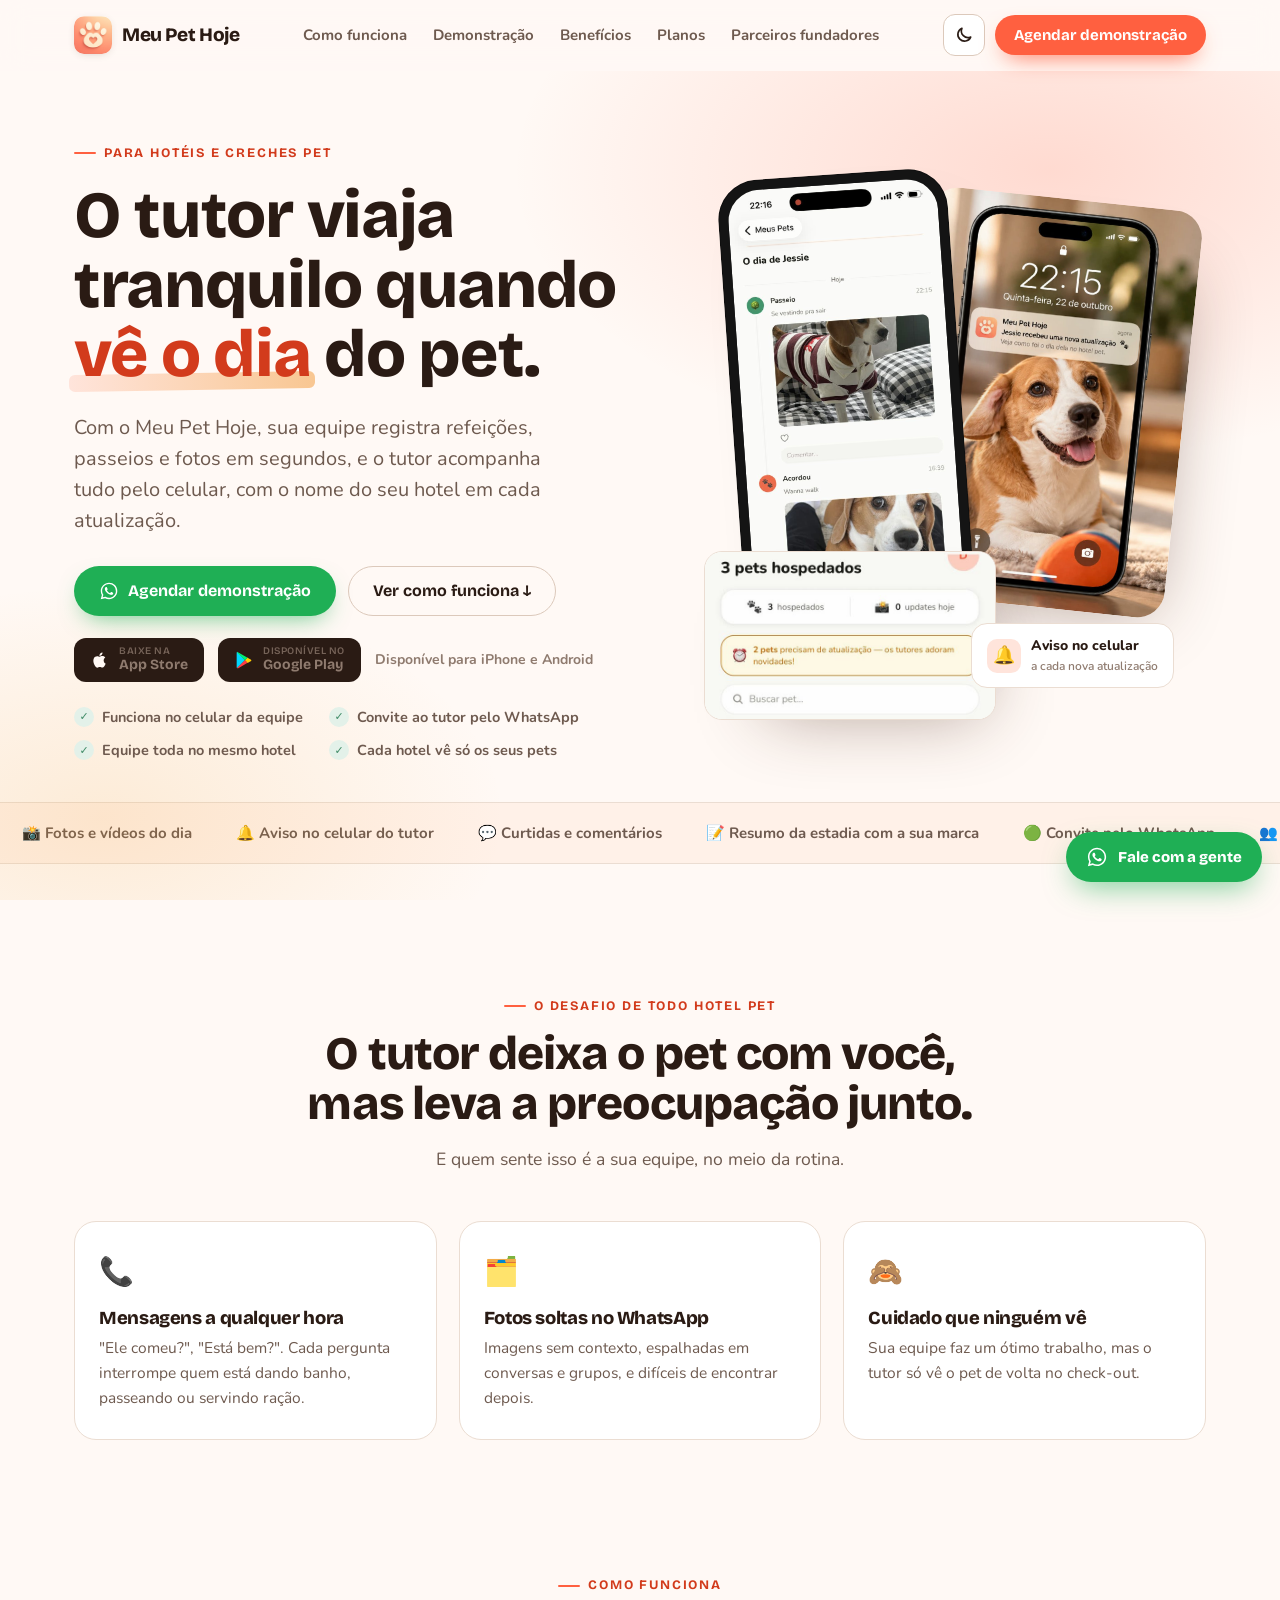
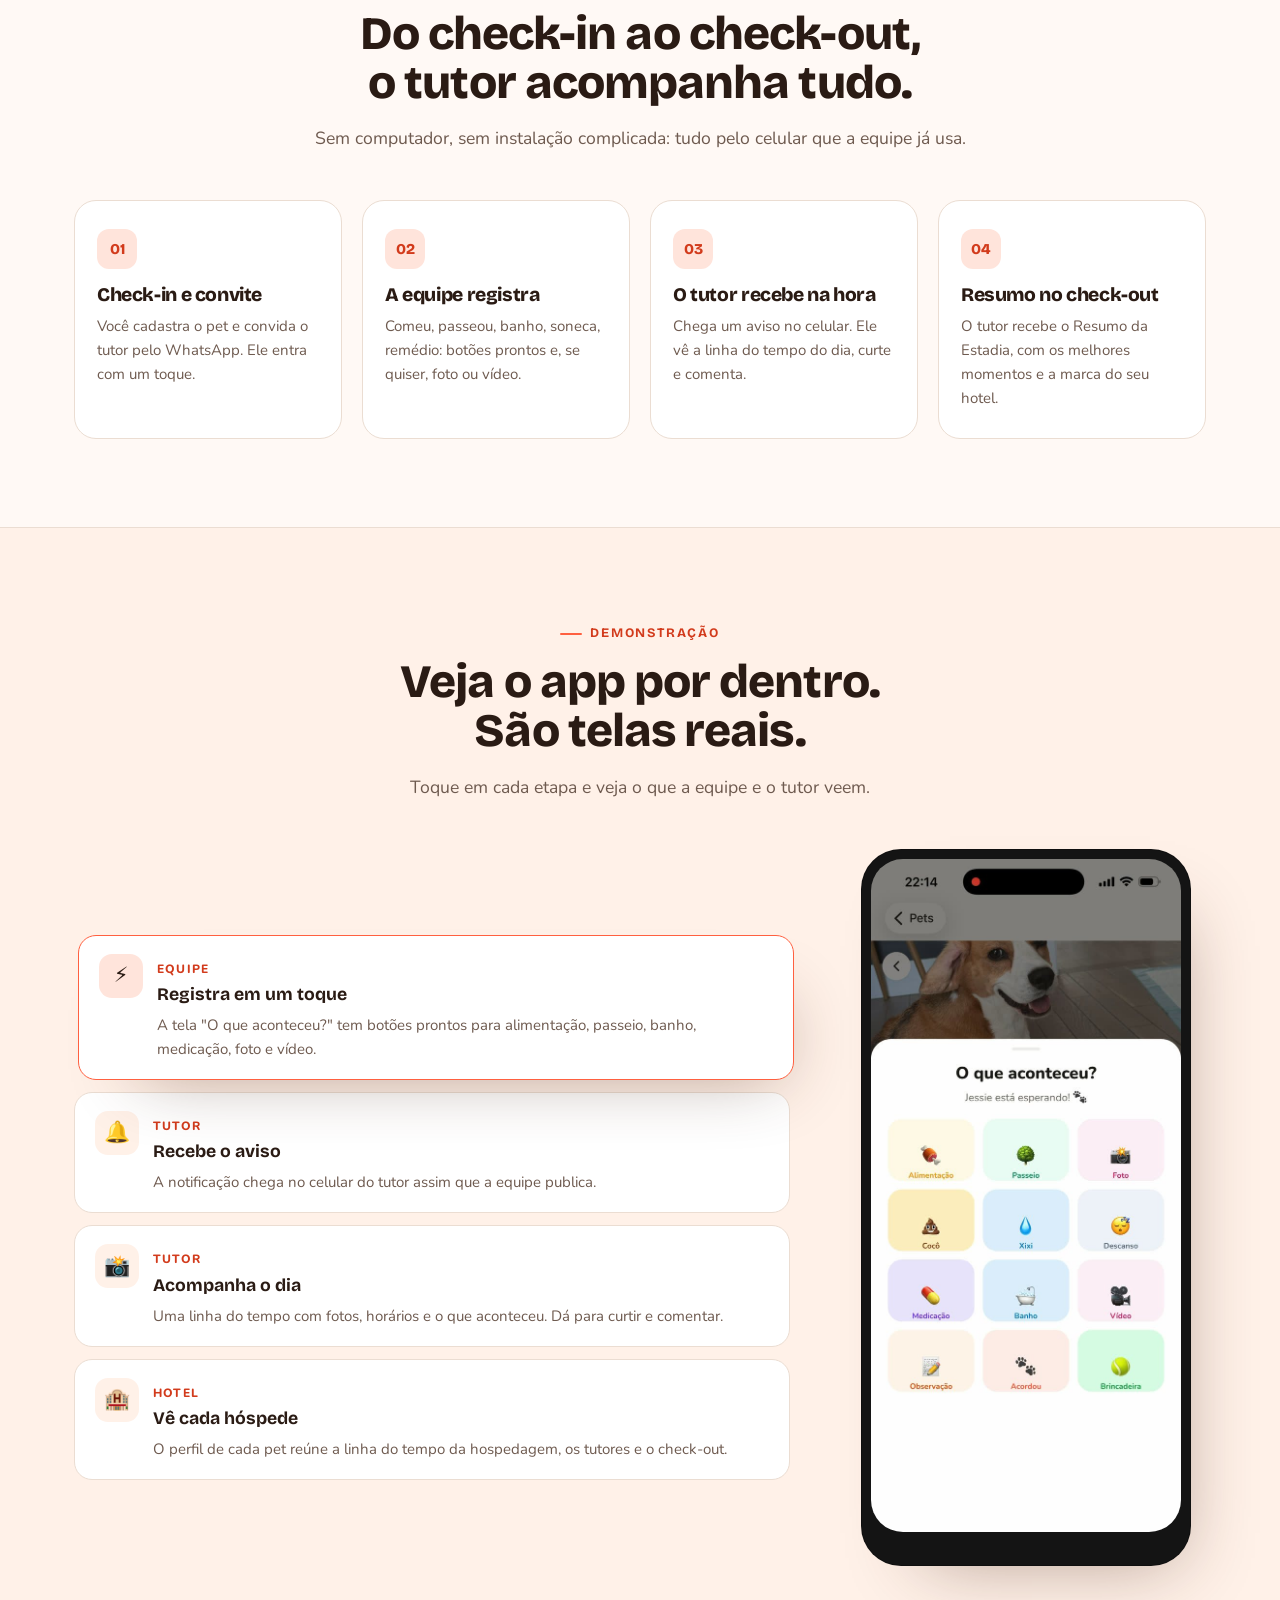
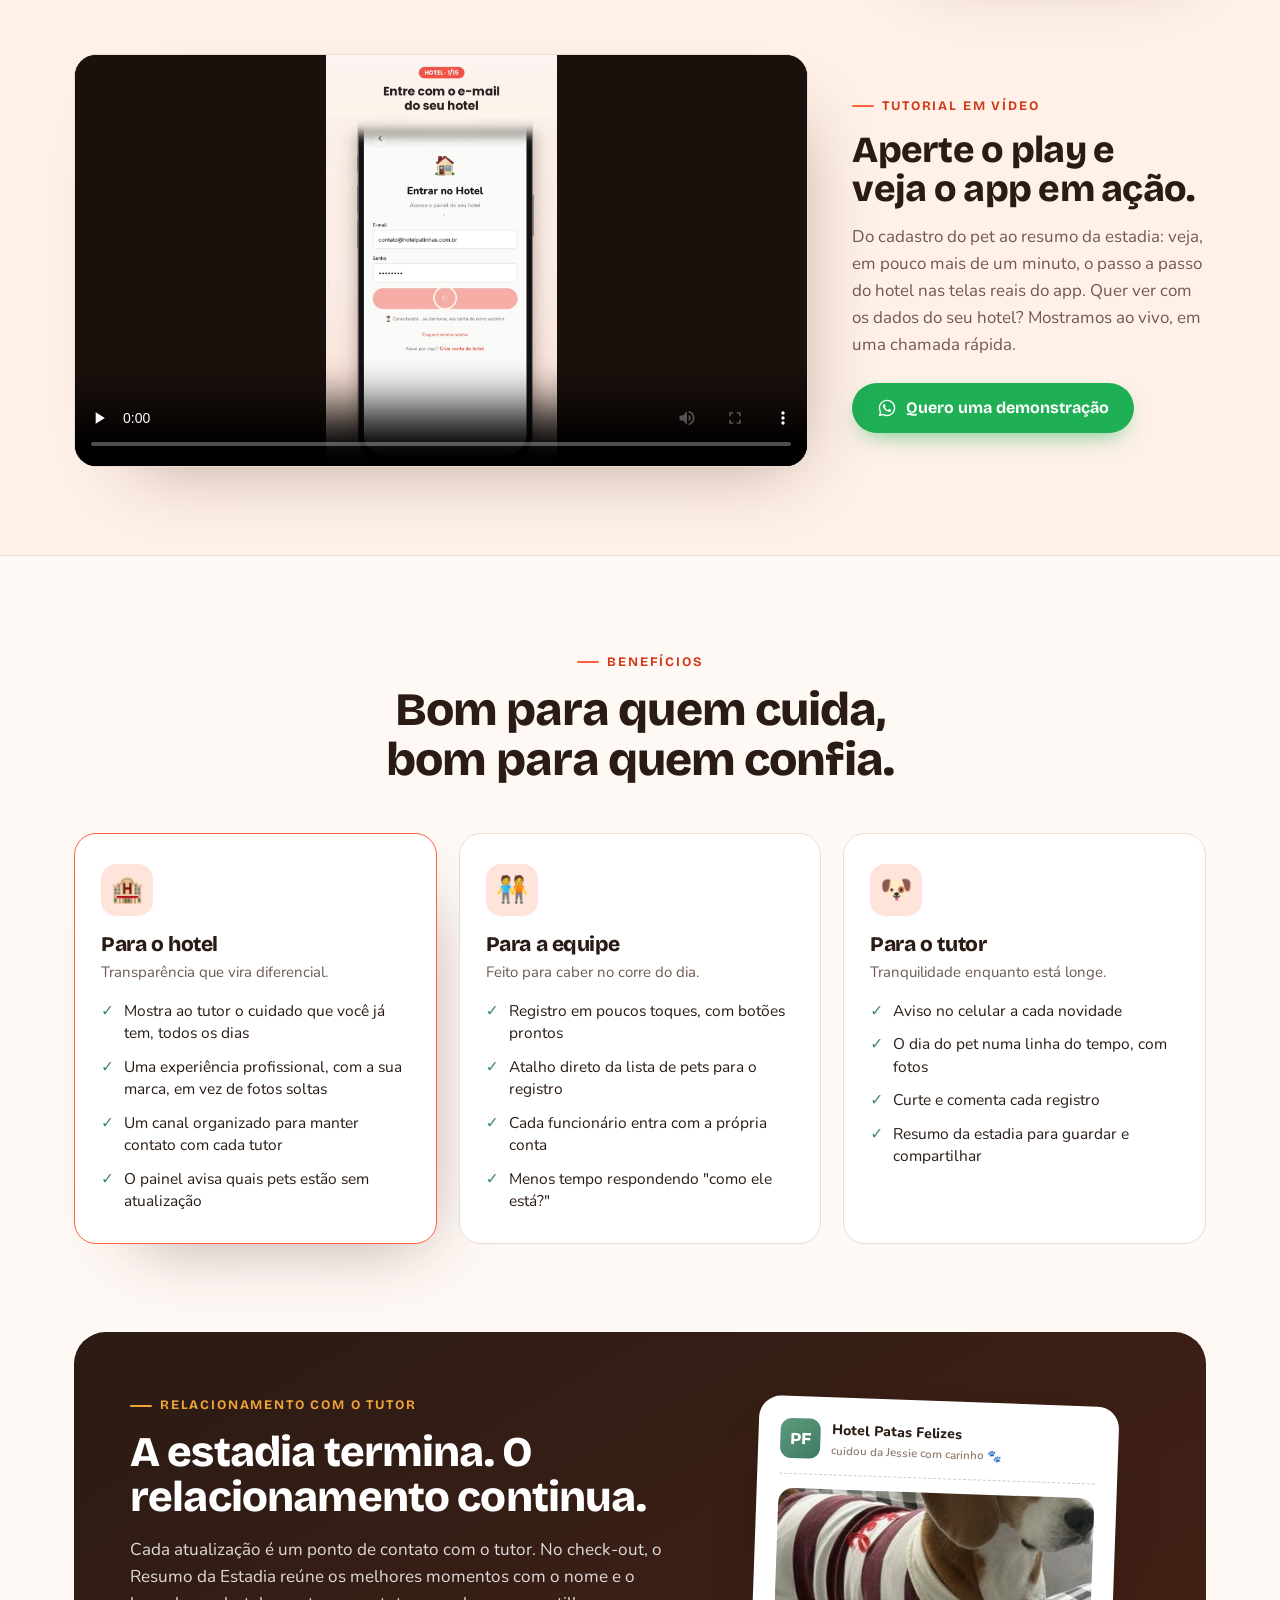
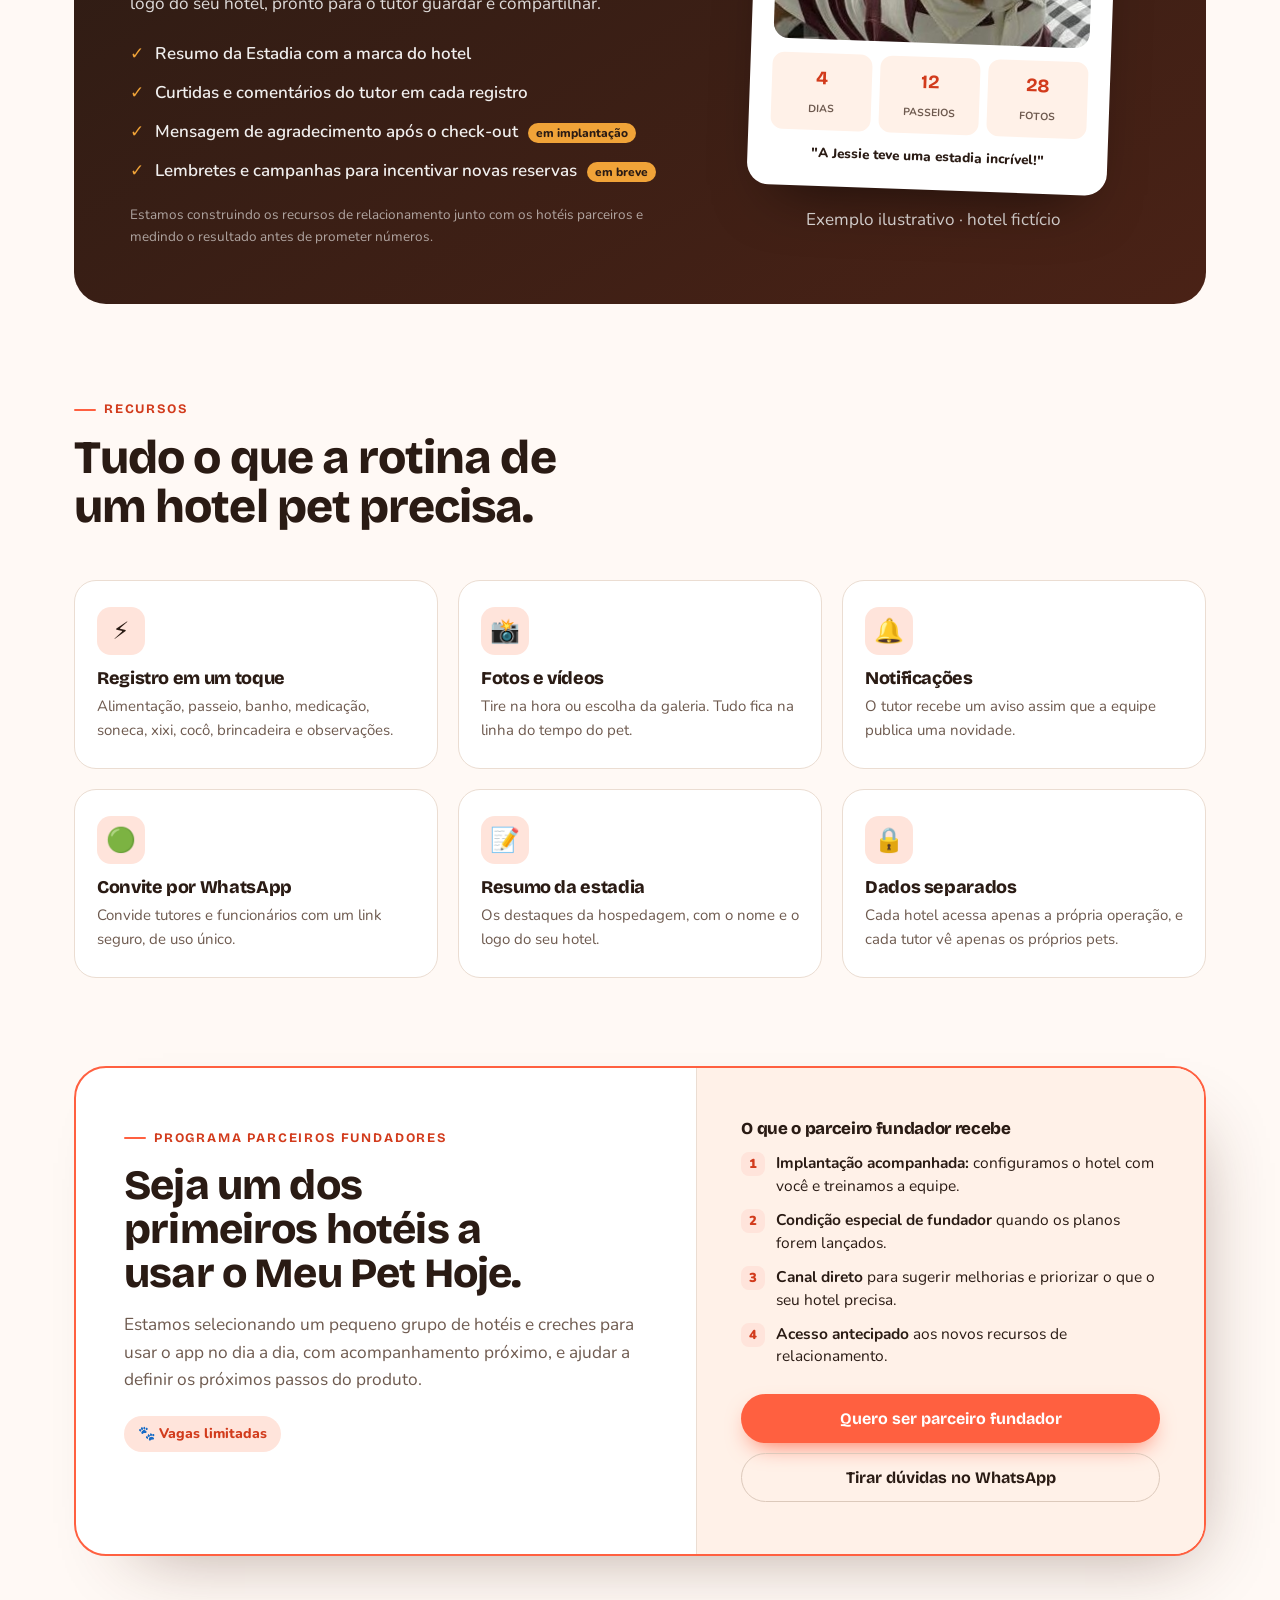
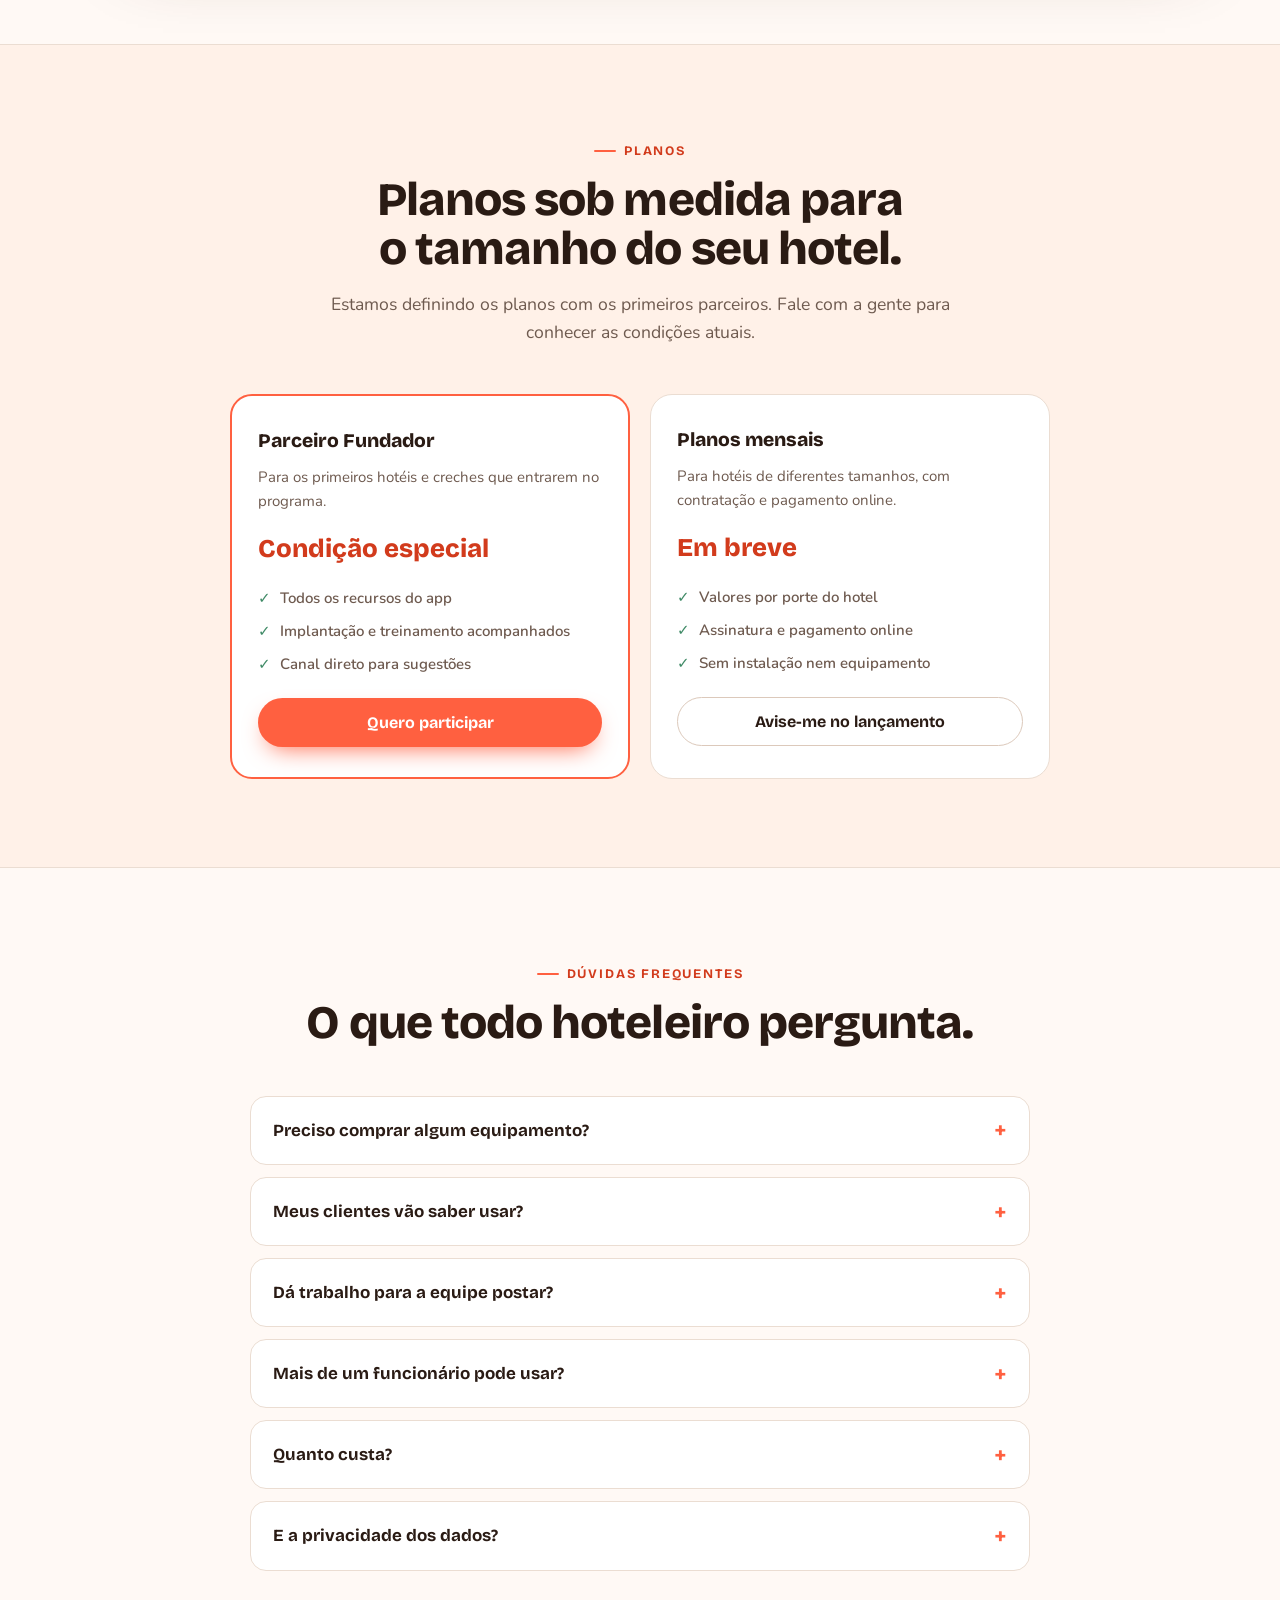
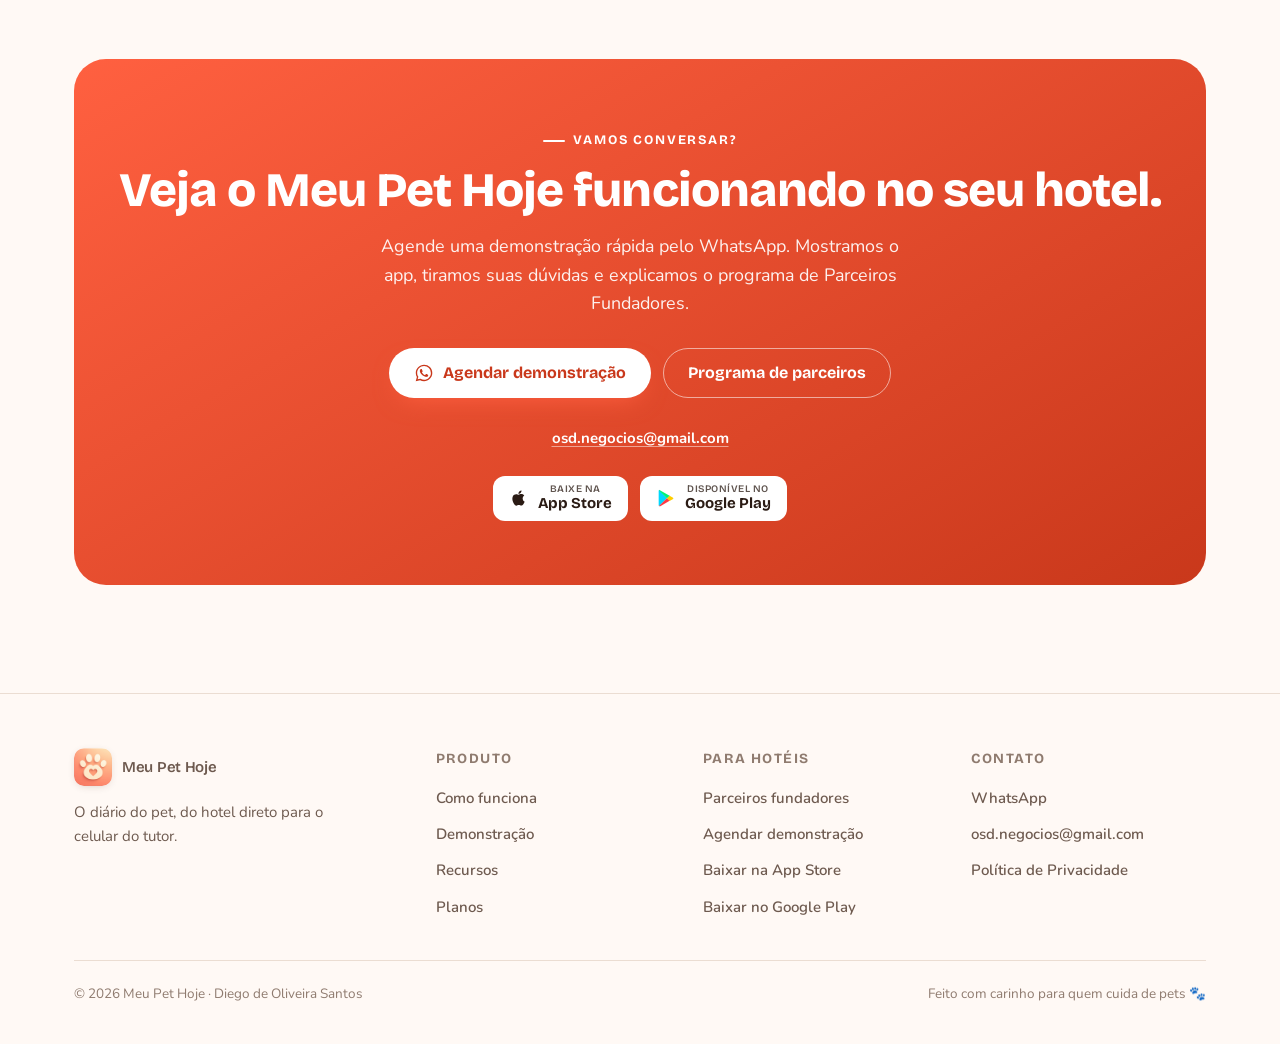
<file: index.html>
<!doctype html>
<html lang="pt-BR">
<head>
<meta charset="utf-8" />
<meta name="viewport" content="width=device-width, initial-scale=1" />
<title>Meu Pet Hoje — o dia do pet, do hotel para o celular do tutor</title>
<meta name="description" content="App para hotéis e creches pet: sua equipe registra refeições, passeios e fotos em segundos e o tutor acompanha o dia do pet pelo celular. Agende uma demonstração." />
<link rel="canonical" href="https://meupethoje.com.br/" />
<meta name="robots" content="index, follow" />
<meta name="theme-color" content="#FF6040" />
<meta property="og:type" content="website" />
<meta property="og:locale" content="pt_BR" />
<meta property="og:site_name" content="Meu Pet Hoje" />
<meta property="og:title" content="Meu Pet Hoje — app para hotéis e creches pet" />
<meta property="og:description" content="App para hotéis e creches pet: sua equipe registra refeições, passeios e fotos em segundos e o tutor acompanha o dia do pet pelo celular. Agende uma demonstração." />
<meta property="og:url" content="https://meupethoje.com.br/" />
<meta property="og:image" content="https://meupethoje.com.br/assets/img/og-image.jpg" />
<meta property="og:image:width" content="1200" />
<meta property="og:image:height" content="630" />
<meta name="twitter:card" content="summary_large_image" />
<link rel="icon" href="/favicon.ico" sizes="any" />
<link rel="icon" type="image/png" sizes="32x32" href="/assets/img/favicon-32.png" />
<link rel="apple-touch-icon" href="/assets/img/apple-touch-icon.png" />
<link rel="manifest" href="/site.webmanifest" />
<link rel="preload" href="/assets/fonts/bricolage-grotesque-latin-800-normal.woff2" as="font" type="font/woff2" crossorigin />
<link rel="preload" href="/assets/fonts/nunito-latin-400-normal.woff2" as="font" type="font/woff2" crossorigin />
<link rel="stylesheet" href="/assets/css/site.css?v=4" />
<link rel="stylesheet" href="/assets/css/home.css?v=6" />
</head>
<body>
<svg width="0" height="0" style="position:absolute" aria-hidden="true">
  <symbol id="i-wa" viewBox="0 0 24 24"><path fill="currentColor" d="M12.04 2C6.58 2 2.13 6.45 2.13 11.91c0 1.75.46 3.45 1.32 4.95L2.05 22l5.25-1.38a9.9 9.9 0 0 0 4.74 1.21h.01c5.46 0 9.91-4.45 9.91-9.91 0-2.65-1.03-5.14-2.9-7.01A9.82 9.82 0 0 0 12.04 2Zm0 18.15h-.01a8.23 8.23 0 0 1-4.2-1.15l-.3-.18-3.12.82.83-3.04-.2-.31a8.2 8.2 0 0 1-1.26-4.38c0-4.54 3.7-8.24 8.25-8.24 2.2 0 4.27.86 5.83 2.42a8.18 8.18 0 0 1 2.41 5.83c0 4.54-3.7 8.23-8.23 8.23Zm4.52-6.16c-.25-.12-1.47-.72-1.69-.81-.23-.08-.39-.12-.56.13-.16.25-.64.81-.78.97-.14.17-.29.19-.54.06-.25-.12-1.05-.39-1.99-1.23-.74-.66-1.23-1.47-1.38-1.72-.14-.25-.02-.38.11-.51.11-.11.25-.29.37-.43.13-.15.17-.25.25-.42.08-.17.04-.31-.02-.43-.06-.13-.56-1.34-.76-1.84-.2-.48-.41-.42-.56-.43h-.48c-.17 0-.43.06-.66.31-.22.25-.86.85-.86 2.07 0 1.22.89 2.4 1.01 2.56.12.17 1.75 2.67 4.23 3.74.59.26 1.05.41 1.41.52.59.19 1.13.16 1.56.1.48-.07 1.47-.6 1.67-1.18.21-.58.21-1.07.14-1.18-.06-.1-.22-.16-.47-.29Z"/></symbol>
  <symbol id="i-gplay" viewBox="0 0 24 24"><path fill="#00D7FE" d="M3.6 2.3c-.3.3-.4.7-.4 1.3v16.8c0 .6.1 1 .4 1.3l.1.1 9.4-9.4v-.2L3.7 2.2z"/><path fill="#FFCE00" d="M16.2 15.5l-3.1-3.1v-.2l3.1-3.1.1.1 3.7 2.1c1.1.6 1.1 1.6 0 2.2l-3.7 2.1z"/><path fill="#FF3A44" d="M16.3 15.4L13.1 12.3l-9.5 9.4c.4.4.9.4 1.6.1l11.1-6.4"/><path fill="#00F076" d="M16.3 9.2L5.2 2.9c-.7-.4-1.2-.3-1.6.1l9.5 9.3z"/></symbol>
  <symbol id="i-apple" viewBox="0 0 24 24"><path fill="currentColor" d="M16.37 12.6c-.02-2.3 1.88-3.4 1.96-3.46-1.07-1.56-2.73-1.77-3.32-1.8-1.41-.14-2.76.83-3.48.83-.72 0-1.83-.81-3-.79-1.55.02-2.97.9-3.77 2.28-1.6 2.79-.41 6.92 1.16 9.18.76 1.11 1.67 2.35 2.87 2.31 1.15-.05 1.58-.75 2.97-.75 1.39 0 1.78.75 3 .72 1.24-.02 2.02-1.13 2.78-2.24.87-1.28 1.23-2.52 1.25-2.59-.03-.01-2.4-.92-2.42-3.69ZM14.1 5.82c.64-.77 1.07-1.85.95-2.92-.92.04-2.03.61-2.69 1.38-.59.68-1.1 1.77-.96 2.82 1.02.08 2.06-.52 2.7-1.28Z"/></symbol>
  <symbol id="i-menu" viewBox="0 0 24 24"><path fill="none" stroke="currentColor" stroke-width="2" stroke-linecap="round" d="M4 7h16M4 12h16M4 17h16"/></symbol>
  <symbol id="i-sun" viewBox="0 0 24 24"><g fill="none" stroke="currentColor" stroke-width="2" stroke-linecap="round"><circle cx="12" cy="12" r="4.2"/><path d="M12 2.5v2.2M12 19.3v2.2M2.5 12h2.2M19.3 12h2.2M5.3 5.3l1.6 1.6M17.1 17.1l1.6 1.6M5.3 18.7l1.6-1.6M17.1 6.9l1.6-1.6"/></g></symbol>
  <symbol id="i-moon" viewBox="0 0 24 24"><path fill="none" stroke="currentColor" stroke-width="2" stroke-linejoin="round" d="M20 14.5A8 8 0 0 1 9.5 4a8 8 0 1 0 10.5 10.5Z"/></symbol>
  <symbol id="i-mail" viewBox="0 0 24 24"><path fill="none" stroke="currentColor" stroke-width="2" stroke-linejoin="round" d="M3 6h18v12H3zM3 7l9 6 9-6"/></symbol>
</svg>
<a class="skip" href="#conteudo">Pular para o conteúdo</a>
<header class="nav" id="nav">
  <div class="wrap nav-inner">
    <a class="brand" href="/" aria-label="Meu Pet Hoje — página inicial"><img src="/assets/img/logo-96.png" width="38" height="38" alt="" /> Meu Pet Hoje</a>
    <nav class="nav-links" aria-label="Principal">
      <a href="/#como">Como funciona</a>
      <a href="/#demonstracao">Demonstração</a>
      <a href="/#beneficios">Benefícios</a>
      <a href="/#planos">Planos</a>
      <a href="/parceiros.html">Parceiros fundadores</a>
    </nav>
    <div class="nav-right">
      <button class="icon-btn" id="themeBtn" type="button" aria-label="Alternar tema"><svg><use href="#i-moon"/></svg></button>
      <a class="btn btn-primary btn-sm" data-wa="demo" href="https://wa.me/13129897348">Agendar demonstração</a>
      <button class="icon-btn menu-btn" id="menuBtn" type="button" aria-label="Abrir menu" aria-expanded="false" aria-controls="drawer"><svg><use href="#i-menu"/></svg></button>
    </div>
  </div>
</header>
<nav class="drawer" id="drawer" aria-label="Menu">
  <a class="dl" href="/#como">Como funciona</a>
  <a class="dl" href="/#demonstracao">Demonstração</a>
  <a class="dl" href="/#beneficios">Benefícios</a>
  <a class="dl" href="/#planos">Planos</a>
  <a class="dl" href="/parceiros.html">Parceiros fundadores</a>
  <a class="btn btn-wa" data-wa="demo" href="https://wa.me/13129897348"><svg><use href="#i-wa"/></svg> Agendar demonstração</a>
</nav>
<main id="conteudo">

  <!-- HERO -->
  <section class="hero">
    <div class="wrap hero-grid">
      <div>
        <span class="eyebrow">Para hotéis e creches pet</span>
        <h1>O tutor viaja tranquilo quando <span class="hl">vê o dia</span> do pet.</h1>
        <p class="sub">Com o Meu Pet Hoje, sua equipe registra refeições, passeios e fotos em segundos, e o tutor acompanha tudo pelo celular, com o nome do seu hotel em cada atualização.</p>
        <div class="hero-cta">
          <a class="btn btn-wa" data-wa="demo" href="https://wa.me/13129897348"><svg><use href="#i-wa"/></svg> Agendar demonstração</a>
          <a class="btn btn-ghost" href="#como">Ver como funciona ↓</a>
        </div>
        <div class="hero-store">
          <a class="store-pill" data-appstore href="https://apps.apple.com/br/app/meu-pet-hoje/id6774032771"><svg><use href="#i-apple"/></svg><span><small>BAIXE NA</small>App Store</span></a>
          <a class="store-pill" data-playstore href="https://play.google.com/store/apps/details?id=com.meupethoje.app"><svg><use href="#i-gplay"/></svg><span><small>DISPONÍVEL NO</small>Google Play</span></a>
          <span>Disponível para iPhone e Android</span>
        </div>
        <ul class="ticks">
          <li><span class="tk">✓</span> Funciona no celular da equipe</li>
          <li><span class="tk">✓</span> Convite ao tutor pelo WhatsApp</li>
          <li><span class="tk">✓</span> Equipe toda no mesmo hotel</li>
          <li><span class="tk">✓</span> Cada hotel vê só os seus pets</li>
        </ul>
      </div>

      <div class="stage" aria-label="Telas reais do aplicativo">
        <figure class="lock" style="margin:0"><img src="/assets/img/notificacao.jpg" width="820" height="1230" alt="Notificação do Meu Pet Hoje na tela de bloqueio: Jessie recebeu uma nova atualização" fetchpriority="high" /></figure>
        <div class="device front"><img src="/assets/img/tela-feed.jpg" width="640" height="1391" alt="Tela do tutor: linha do tempo com passeio e fotos da Jessie no hotel" fetchpriority="high" /></div>
        <figure class="card-alert" style="margin:0"><img src="/assets/img/painel-alerta.jpg" width="640" height="370" alt="Painel do hotel: pets hospedados e aviso de pets que precisam de atualização" loading="lazy" /></figure>
        <div class="tag"><span class="dot">🔔</span><div>Aviso no celular<small>a cada nova atualização</small></div></div>
      </div>
    </div>

    <div class="band" aria-hidden="true">
      <div class="band-track">
        <div class="band-in"><span>📸 Fotos e vídeos do dia</span><span>🔔 Aviso no celular do tutor</span><span>💬 Curtidas e comentários</span><span>📝 Resumo da estadia com a sua marca</span><span>🟢 Convite pelo WhatsApp</span><span>👥 Equipe no mesmo painel</span></div>
        <div class="band-in"><span>📸 Fotos e vídeos do dia</span><span>🔔 Aviso no celular do tutor</span><span>💬 Curtidas e comentários</span><span>📝 Resumo da estadia com a sua marca</span><span>🟢 Convite pelo WhatsApp</span><span>👥 Equipe no mesmo painel</span></div>
      </div>
    </div>
  </section>


  <!-- PROBLEMA -->
  <section class="blk" style="padding-bottom:40px">
    <div class="wrap">
      <div class="sec-head center reveal">
        <span class="eyebrow">O desafio de todo hotel pet</span>
        <h2>O tutor deixa o pet com você, mas leva a preocupação junto.</h2>
        <p>E quem sente isso é a sua equipe, no meio da rotina.</p>
      </div>
      <div class="pains">
        <div class="pain reveal"><div class="e">📞</div><h3>Mensagens a qualquer hora</h3><p>"Ele comeu?", "Está bem?". Cada pergunta interrompe quem está dando banho, passeando ou servindo ração.</p></div>
        <div class="pain reveal"><div class="e">🗂️</div><h3>Fotos soltas no WhatsApp</h3><p>Imagens sem contexto, espalhadas em conversas e grupos, e difíceis de encontrar depois.</p></div>
        <div class="pain reveal"><div class="e">🙈</div><h3>Cuidado que ninguém vê</h3><p>Sua equipe faz um ótimo trabalho, mas o tutor só vê o pet de volta no check-out.</p></div>
      </div>
    </div>
  </section>

  <!-- COMO FUNCIONA -->
  <section class="blk" id="como">
    <div class="wrap">
      <div class="sec-head center reveal">
        <span class="eyebrow">Como funciona</span>
        <h2>Do check-in ao check-out, o tutor acompanha tudo.</h2>
        <p>Sem computador, sem instalação complicada: tudo pelo celular que a equipe já usa.</p>
      </div>
      <div class="steps">
        <div class="step reveal"><div class="num"></div><h3>Check-in e convite</h3><p>Você cadastra o pet e convida o tutor pelo WhatsApp. Ele entra com um toque.</p></div>
        <div class="step reveal"><div class="num"></div><h3>A equipe registra</h3><p>Comeu, passeou, banho, soneca, remédio: botões prontos e, se quiser, foto ou vídeo.</p></div>
        <div class="step reveal"><div class="num"></div><h3>O tutor recebe na hora</h3><p>Chega um aviso no celular. Ele vê a linha do tempo do dia, curte e comenta.</p></div>
        <div class="step reveal"><div class="num"></div><h3>Resumo no check-out</h3><p>O tutor recebe o Resumo da Estadia, com os melhores momentos e a marca do seu hotel.</p></div>
      </div>
    </div>
  </section>

  <!-- DEMONSTRAÇÃO -->
  <section class="blk alt" id="demonstracao">
    <div class="wrap">
      <div class="sec-head center reveal">
        <span class="eyebrow">Demonstração</span>
        <h2>Veja o app por dentro. São telas reais.</h2>
        <p>Toque em cada etapa e veja o que a equipe e o tutor veem.</p>
      </div>
      <div class="demo" id="demo">
        <div class="demo-tabs" role="tablist" aria-label="Etapas da demonstração" aria-orientation="vertical">
          <button class="demo-tab" role="tab" id="t1" aria-controls="p1" aria-selected="true"><span class="n">⚡</span><span><span class="who">Equipe</span><b>Registra em um toque</b><span class="d">A tela "O que aconteceu?" tem botões prontos para alimentação, passeio, banho, medicação, foto e vídeo.</span></span></button>
          <button class="demo-tab" role="tab" id="t2" aria-controls="p2" aria-selected="false"><span class="n">🔔</span><span><span class="who">Tutor</span><b>Recebe o aviso</b><span class="d">A notificação chega no celular do tutor assim que a equipe publica.</span></span></button>
          <button class="demo-tab" role="tab" id="t3" aria-controls="p3" aria-selected="false"><span class="n">📸</span><span><span class="who">Tutor</span><b>Acompanha o dia</b><span class="d">Uma linha do tempo com fotos, horários e o que aconteceu. Dá para curtir e comentar.</span></span></button>
          <button class="demo-tab" role="tab" id="t4" aria-controls="p4" aria-selected="false"><span class="n">🏨</span><span><span class="who">Hotel</span><b>Vê cada hóspede</b><span class="d">O perfil de cada pet reúne a linha do tempo da hospedagem, os tutores e o check-out.</span></span></button>
        </div>
        <div class="demo-view">
          <div class="demo-shot device" role="tabpanel" id="p1" aria-labelledby="t1"><img src="/assets/img/tela-quick.jpg" width="640" height="1391" alt="Tela 'O que aconteceu?' com botões de alimentação, passeio, foto, banho, medicação, vídeo e mais" /></div>
          <div class="demo-shot raw" role="tabpanel" id="p2" aria-labelledby="t2"><img src="/assets/img/notificacao.jpg" width="820" height="1230" loading="lazy" alt="Notificação na tela de bloqueio do tutor" /></div>
          <div class="demo-shot device" role="tabpanel" id="p3" aria-labelledby="t3"><img src="/assets/img/tela-feed.jpg" width="640" height="1391" loading="lazy" alt="Linha do tempo do dia da Jessie, com passeio e fotos" /></div>
          <div class="demo-shot device" role="tabpanel" id="p4" aria-labelledby="t4"><img src="/assets/img/tela-pet.jpg" width="640" height="1391" loading="lazy" alt="Perfil da Jessie no painel do hotel, com botão Registrar atualização e linha do tempo" /></div>
        </div>
      </div>

      <div class="video-wrap reveal">
        <div class="video-shell">
          <video controls playsinline preload="metadata" poster="/assets/img/poster-hotel-16x9.jpg" data-poster-v="/assets/img/poster-hotel-9x16.jpg" aria-label="Tutorial do Meu Pet Hoje para hotéis, 81 segundos, com narração">
            <source src="/assets/video/tutorial-hotel-9x16.mp4" type="video/mp4" media="(max-width: 860px)" />
            <source src="/assets/video/tutorial-hotel-16x9.mp4" type="video/mp4" />
          </video>
        </div>
        <div class="video-side">
          <span class="eyebrow">Tutorial em vídeo</span>
          <h3>Aperte o play e veja o app em ação.</h3>
          <p>Do cadastro do pet ao resumo da estadia: veja, em pouco mais de um minuto, o passo a passo do hotel nas telas reais do app. Quer ver com os dados do seu hotel? Mostramos ao vivo, em uma chamada rápida.</p>
          <div class="hero-cta"><a class="btn btn-wa" data-wa="demo" href="https://wa.me/13129897348"><svg><use href="#i-wa"/></svg> Quero uma demonstração</a></div>
        </div>
      </div>
    </div>
  </section>

  <!-- BENEFÍCIOS -->
  <section class="blk" id="beneficios">
    <div class="wrap">
      <div class="sec-head center reveal">
        <span class="eyebrow">Benefícios</span>
        <h2>Bom para quem cuida, bom para quem confia.</h2>
      </div>
      <div class="aud">
        <div class="aud-card main reveal">
          <div class="ic">🏨</div>
          <h3>Para o hotel</h3>
          <p class="lead">Transparência que vira diferencial.</p>
          <ul>
            <li>Mostra ao tutor o cuidado que você já tem, todos os dias</li>
            <li>Uma experiência profissional, com a sua marca, em vez de fotos soltas</li>
            <li>Um canal organizado para manter contato com cada tutor</li>
            <li>O painel avisa quais pets estão sem atualização</li>
          </ul>
        </div>
        <div class="aud-card reveal">
          <div class="ic">🧑‍🤝‍🧑</div>
          <h3>Para a equipe</h3>
          <p class="lead">Feito para caber no corre do dia.</p>
          <ul>
            <li>Registro em poucos toques, com botões prontos</li>
            <li>Atalho direto da lista de pets para o registro</li>
            <li>Cada funcionário entra com a própria conta</li>
            <li>Menos tempo respondendo "como ele está?"</li>
          </ul>
        </div>
        <div class="aud-card reveal">
          <div class="ic">🐶</div>
          <h3>Para o tutor</h3>
          <p class="lead">Tranquilidade enquanto está longe.</p>
          <ul>
            <li>Aviso no celular a cada novidade</li>
            <li>O dia do pet numa linha do tempo, com fotos</li>
            <li>Curte e comenta cada registro</li>
            <li>Resumo da estadia para guardar e compartilhar</li>
          </ul>
        </div>
      </div>
    </div>
  </section>

  <!-- RELACIONAMENTO -->
  <section class="blk" style="padding-top:0">
    <div class="wrap">
      <div class="spot reveal">
        <div class="spot-grid">
          <div>
            <span class="eyebrow">Relacionamento com o tutor</span>
            <h2>A estadia termina. O relacionamento continua.</h2>
            <p>Cada atualização é um ponto de contato com o tutor. No check-out, o Resumo da Estadia reúne os melhores momentos com o nome e o logo do seu hotel, pronto para o tutor guardar e compartilhar.</p>
            <ul>
              <li><span class="ck">✓</span> Resumo da Estadia com a marca do hotel</li>
              <li><span class="ck">✓</span> Curtidas e comentários do tutor em cada registro</li>
              <li><span class="ck">✓</span> <span>Mensagem de agradecimento após o check-out <em>em implantação</em></span></li>
              <li><span class="ck">✓</span> <span>Lembretes e campanhas para incentivar novas reservas <em>em breve</em></span></li>
            </ul>
            <p class="note">Estamos construindo os recursos de relacionamento junto com os hotéis parceiros e medindo o resultado antes de prometer números.</p>
          </div>
          <div>
            <div class="sharecard" role="img" aria-label="Exemplo ilustrativo de Resumo da Estadia com a marca de um hotel">
              <div class="sc-top"><div class="sc-logo">PF</div><div class="sc-hotel">Hotel Patas Felizes <small>cuidou da Jessie com carinho 🐾</small></div></div>
              <div class="sc-photo"></div>
              <div class="sc-stats"><div class="sc-stat"><b>4</b><span>DIAS</span></div><div class="sc-stat"><b>12</b><span>PASSEIOS</span></div><div class="sc-stat"><b>28</b><span>FOTOS</span></div></div>
              <div class="sc-cap">"A Jessie teve uma estadia incrível!"</div>
            </div>
            <p class="sc-label">Exemplo ilustrativo · hotel fictício</p>
          </div>
        </div>
      </div>
    </div>
  </section>

  <!-- RECURSOS -->
  <section class="blk" id="recursos" style="padding-top:0">
    <div class="wrap">
      <div class="sec-head reveal">
        <span class="eyebrow">Recursos</span>
        <h2>Tudo o que a rotina de um hotel pet precisa.</h2>
      </div>
      <div class="feat-grid">
        <div class="feat reveal"><div class="ic">⚡</div><h3>Registro em um toque</h3><p>Alimentação, passeio, banho, medicação, soneca, xixi, cocô, brincadeira e observações.</p></div>
        <div class="feat reveal"><div class="ic">📸</div><h3>Fotos e vídeos</h3><p>Tire na hora ou escolha da galeria. Tudo fica na linha do tempo do pet.</p></div>
        <div class="feat reveal"><div class="ic">🔔</div><h3>Notificações</h3><p>O tutor recebe um aviso assim que a equipe publica uma novidade.</p></div>
        <div class="feat reveal"><div class="ic">🟢</div><h3>Convite por WhatsApp</h3><p>Convide tutores e funcionários com um link seguro, de uso único.</p></div>
        <div class="feat reveal"><div class="ic">📝</div><h3>Resumo da estadia</h3><p>Os destaques da hospedagem, com o nome e o logo do seu hotel.</p></div>
        <div class="feat reveal"><div class="ic">🔒</div><h3>Dados separados</h3><p>Cada hotel acessa apenas a própria operação, e cada tutor vê apenas os próprios pets.</p></div>
      </div>
    </div>
  </section>

  <!-- PARCEIROS FUNDADORES -->
  <section class="blk" id="fundadores" style="padding-top:0">
    <div class="wrap">
      <div class="founders reveal">
        <div class="l">
          <span class="eyebrow">Programa Parceiros Fundadores</span>
          <h2>Seja um dos primeiros hotéis a usar o Meu Pet Hoje.</h2>
          <p>Estamos selecionando um pequeno grupo de hotéis e creches para usar o app no dia a dia, com acompanhamento próximo, e ajudar a definir os próximos passos do produto.</p>
          <span class="slots">🐾 Vagas limitadas</span>
        </div>
        <div class="r">
          <h3>O que o parceiro fundador recebe</h3>
          <ul>
            <li><span class="b">1</span><span><strong>Implantação acompanhada:</strong> configuramos o hotel com você e treinamos a equipe.</span></li>
            <li><span class="b">2</span><span><strong>Condição especial de fundador</strong> quando os planos forem lançados.</span></li>
            <li><span class="b">3</span><span><strong>Canal direto</strong> para sugerir melhorias e priorizar o que o seu hotel precisa.</span></li>
            <li><span class="b">4</span><span><strong>Acesso antecipado</strong> aos novos recursos de relacionamento.</span></li>
          </ul>
          <div class="cta">
            <a class="btn btn-primary btn-block" href="/parceiros.html">Quero ser parceiro fundador</a>
            <a class="btn btn-ghost btn-block" data-wa="fundador" href="https://wa.me/13129897348">Tirar dúvidas no WhatsApp</a>
          </div>
        </div>
      </div>
    </div>
  </section>

  <!-- PLANOS -->
  <section class="blk alt" id="planos">
    <div class="wrap">
      <div class="sec-head center reveal">
        <span class="eyebrow">Planos</span>
        <h2>Planos sob medida para o tamanho do seu hotel.</h2>
        <p>Estamos definindo os planos com os primeiros parceiros. Fale com a gente para conhecer as condições atuais.</p>
      </div>
      <div class="plans">
        <div class="plan hl reveal">
          <div class="pt">Parceiro Fundador</div>
          <div class="pd">Para os primeiros hotéis e creches que entrarem no programa.</div>
          <div class="pp">Condição especial</div>
          <ul><li>Todos os recursos do app</li><li>Implantação e treinamento acompanhados</li><li>Canal direto para sugestões</li></ul>
          <a class="btn btn-primary btn-block" href="/parceiros.html">Quero participar</a>
        </div>
        <div class="plan reveal">
          <div class="pt">Planos mensais</div>
          <div class="pd">Para hotéis de diferentes tamanhos, com contratação e pagamento online.</div>
          <div class="pp">Em breve</div>
          <ul><li>Valores por porte do hotel</li><li>Assinatura e pagamento online</li><li>Sem instalação nem equipamento</li></ul>
          <a class="btn btn-ghost btn-block" data-wa="Olá! Quero ser avisado quando os planos do Meu Pet Hoje forem lançados." href="https://wa.me/13129897348">Avise-me no lançamento</a>
        </div>
      </div>
    </div>
  </section>

  <!-- FAQ -->
  <section class="blk" id="faq">
    <div class="wrap">
      <div class="sec-head center reveal">
        <span class="eyebrow">Dúvidas frequentes</span>
        <h2>O que todo hoteleiro pergunta.</h2>
      </div>
      <div class="faq">
        <details class="qa reveal"><summary>Preciso comprar algum equipamento? <span class="pm">+</span></summary><div class="ans">Não. O app funciona no celular que a sua equipe já usa. Não precisa de computador, câmera nem instalação no hotel.</div></details>
        <details class="qa reveal"><summary>Meus clientes vão saber usar? <span class="pm">+</span></summary><div class="ans">Sim. O tutor recebe um convite pelo WhatsApp e entra com um toque. A tela dele mostra o dia do pet, com fotos, e permite curtir e comentar.</div></details>
        <details class="qa reveal"><summary>Dá trabalho para a equipe postar? <span class="pm">+</span></summary><div class="ans">Não. Os botões já vêm prontos (comeu, passeou, banho) e a foto é opcional. Também há um atalho direto da lista de pets para o registro.</div></details>
        <details class="qa reveal"><summary>Mais de um funcionário pode usar? <span class="pm">+</span></summary><div class="ans">Sim. Você convida a equipe pelo app e cada funcionário entra com a própria conta. Assim cada registro mostra quem cuidou do pet.</div></details>
        <details class="qa reveal"><summary>Quanto custa? <span class="pm">+</span></summary><div class="ans">Os planos estão sendo definidos com os primeiros hotéis parceiros. Quem entra no programa de Parceiros Fundadores garante uma condição especial. Fale com a gente pelo WhatsApp para conhecer as condições atuais.</div></details>
        <details class="qa reveal"><summary>E a privacidade dos dados? <span class="pm">+</span></summary><div class="ans">Cada hotel acessa apenas os próprios pets e tutores, e cada tutor vê só os próprios pets. Nunca vendemos dados, e a conta pode ser excluída a qualquer momento no app. Leia a <a href="/privacidade.html" style="color:var(--accent-deep);text-decoration:underline">Política de Privacidade</a>.</div></details>
      </div>
    </div>
  </section>

  <!-- CONTATO -->
  <section class="blk" id="contato" style="padding-top:0">
    <div class="wrap">
      <div class="final-card reveal">
        <span class="eyebrow">Vamos conversar?</span>
        <h2>Veja o Meu Pet Hoje funcionando no seu hotel.</h2>
        <p>Agende uma demonstração rápida pelo WhatsApp. Mostramos o app, tiramos suas dúvidas e explicamos o programa de Parceiros Fundadores.</p>
        <div class="hero-cta">
          <a class="btn btn-primary" style="background:#fff;color:#C9381B" data-wa="demo" href="https://wa.me/13129897348"><svg><use href="#i-wa"/></svg> Agendar demonstração</a>
          <a class="btn btn-ghost" href="/parceiros.html">Programa de parceiros</a>
        </div>
        <div class="contacts">
          <a data-email="Quero conhecer o Meu Pet Hoje" href="mailto:osd.negocios@gmail.com">osd.negocios@gmail.com</a>
        </div>
        <div class="store-row">
          <a class="store-pill" data-appstore href="https://apps.apple.com/br/app/meu-pet-hoje/id6774032771"><svg><use href="#i-apple"/></svg><span><small>BAIXE NA</small>App Store</span></a>
          <a class="store-pill" data-playstore href="https://play.google.com/store/apps/details?id=com.meupethoje.app"><svg><use href="#i-gplay"/></svg><span><small>DISPONÍVEL NO</small>Google Play</span></a>
        </div>
      </div>
    </div>
  </section>
</main>
<footer class="ft">
  <div class="wrap">
    <div class="ft-grid">
      <div>
        <a class="brand" href="/"><img src="/assets/img/logo-96.png" width="38" height="38" alt="" /> Meu Pet Hoje</a>
        <p class="ft-note">O diário do pet, do hotel direto para o celular do tutor.</p>
      </div>
      <div>
        <h4>Produto</h4>
        <ul>
          <li><a href="/#como">Como funciona</a></li>
          <li><a href="/#demonstracao">Demonstração</a></li>
          <li><a href="/#recursos">Recursos</a></li>
          <li><a href="/#planos">Planos</a></li>
        </ul>
      </div>
      <div>
        <h4>Para hotéis</h4>
        <ul>
          <li><a href="/parceiros.html">Parceiros fundadores</a></li>
          <li><a data-wa="demo" href="https://wa.me/13129897348">Agendar demonstração</a></li>
          <li><a data-appstore href="https://apps.apple.com/br/app/meu-pet-hoje/id6774032771">Baixar na App Store</a></li>
          <li><a data-playstore href="https://play.google.com/store/apps/details?id=com.meupethoje.app">Baixar no Google Play</a></li>
        </ul>
      </div>
      <div>
        <h4>Contato</h4>
        <ul>
          <li><a data-wa="Olá! Tenho uma dúvida sobre o Meu Pet Hoje." href="https://wa.me/13129897348">WhatsApp</a></li>
          <li><a data-email="Contato — Meu Pet Hoje" href="mailto:osd.negocios@gmail.com">osd.negocios@gmail.com</a></li>
          <li><a href="/privacidade.html">Política de Privacidade</a></li>
        </ul>
      </div>
    </div>
    <div class="ft-made"><span>© <span id="year">2026</span> Meu Pet Hoje · Diego de Oliveira Santos</span><span>Feito com carinho para quem cuida de pets 🐾</span></div>
  </div>
</footer>
<a class="wa-fab" data-wa="demo" href="https://wa.me/13129897348" aria-label="Falar no WhatsApp"><svg><use href="#i-wa"/></svg><span class="t">Fale com a gente</span></a>
<script src="/assets/js/site.js?v=6"></script>
</body>
</html>
</file>
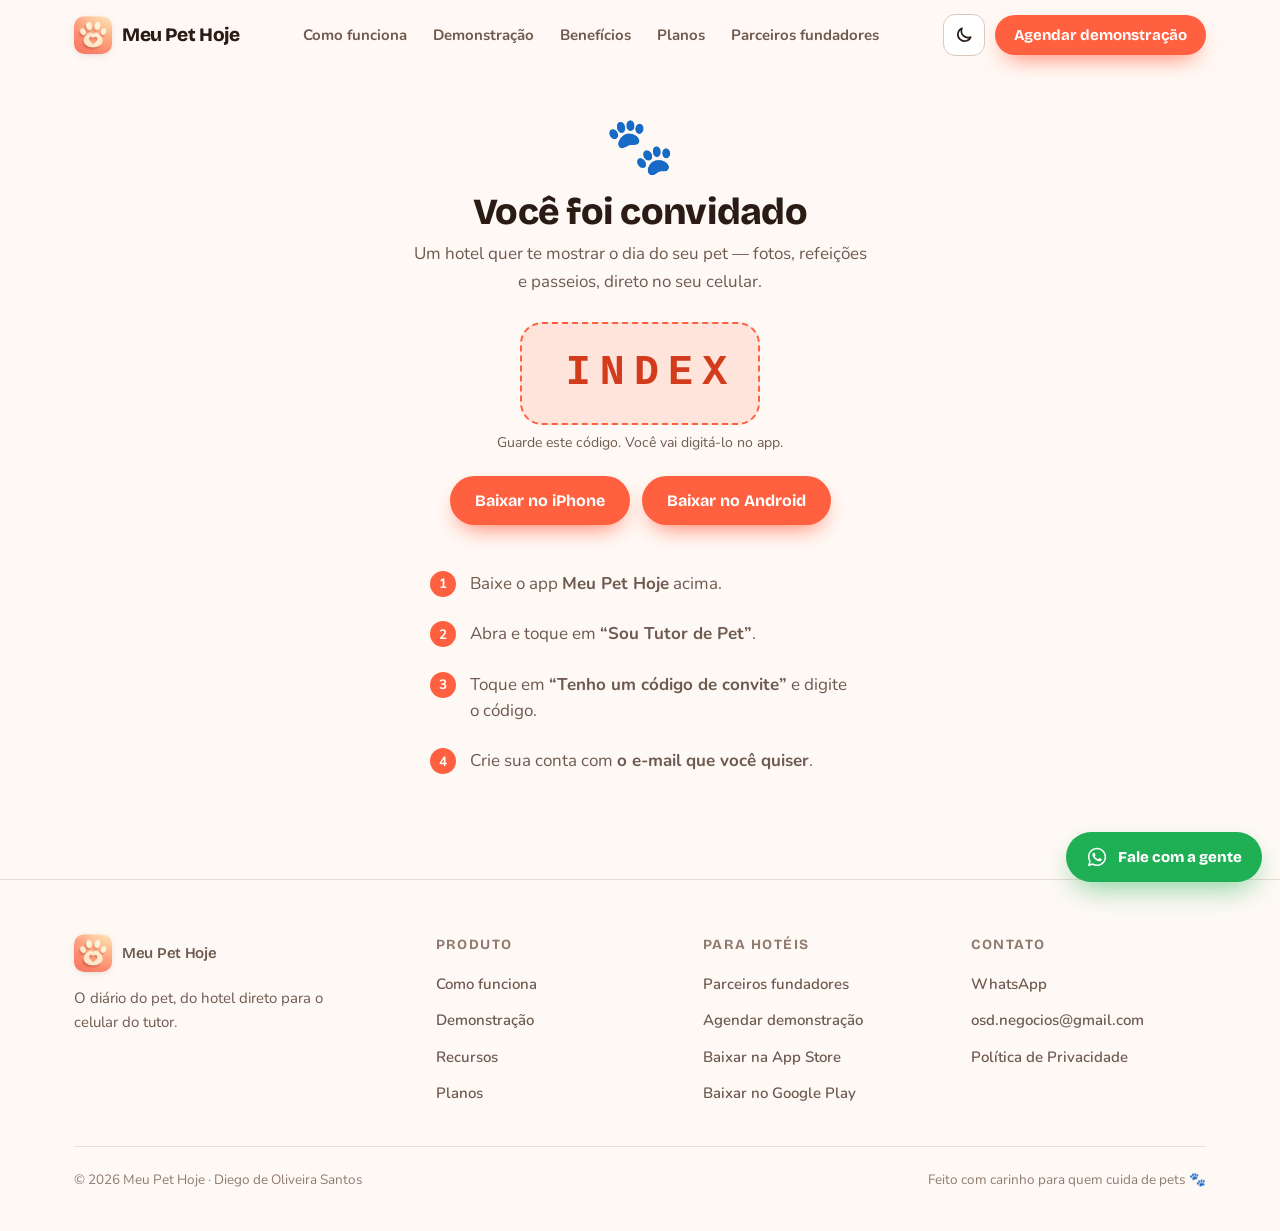
<file: convite/index.html>
<!doctype html>
<html lang="pt-BR">
<head>
<meta charset="utf-8" />
<meta name="viewport" content="width=device-width, initial-scale=1" />
<title>Convite — Meu Pet Hoje</title>
<meta name="description" content="Você foi convidado a acompanhar o dia do seu pet durante a hospedagem." />
<meta name="robots" content="noindex, nofollow" />
<meta name="theme-color" content="#FF6040" />
<link rel="icon" href="/favicon.ico" sizes="any" />
<link rel="icon" type="image/png" sizes="32x32" href="/assets/img/favicon-32.png" />
<link rel="apple-touch-icon" href="/assets/img/apple-touch-icon.png" />
<link rel="manifest" href="/site.webmanifest" />
<link rel="preload" href="/assets/fonts/bricolage-grotesque-latin-800-normal.woff2" as="font" type="font/woff2" crossorigin />
<link rel="preload" href="/assets/fonts/nunito-latin-400-normal.woff2" as="font" type="font/woff2" crossorigin />
<link rel="stylesheet" href="/assets/css/site.css?v=4" />
<style>
  .cv { max-width: 560px; margin: 0 auto; padding: 48px 24px 72px; text-align: center; }
  .cv-emoji { font-size: 56px; line-height: 1; }
  .cv h1 { font-family: var(--display); font-size: clamp(1.7rem, 5vw, 2.3rem); margin: 18px 0 8px; color: var(--ink); }
  .cv p { color: var(--ink-soft); line-height: 1.65; margin: 0 auto 18px; max-width: 46ch; }

  .cv-codigo {
    display: inline-block;
    font-family: ui-monospace, "SF Mono", Menlo, monospace;
    font-size: clamp(1.9rem, 7vw, 2.6rem);
    font-weight: 700;
    letter-spacing: .22em;
    color: var(--accent-deep);
    background: var(--accent-weak);
    border: 2px dashed var(--accent);
    border-radius: var(--radius);
    padding: 16px 10px 16px 32px;
    margin: 8px 0 6px;
    min-width: 240px;
  }
  .cv-dica { font-size: .88rem; color: var(--ink-faint); margin-bottom: 30px; }

  .cv-passos { text-align: left; margin: 34px auto 0; max-width: 42ch; }
  .cv-passo { display: flex; gap: 14px; align-items: flex-start; padding: 12px 0; }
  .cv-passo b {
    flex: none; width: 26px; height: 26px; border-radius: 50%;
    background: var(--accent); color: #fff;
    display: grid; place-items: center;
    font-size: .85rem; font-weight: 700;
  }
  .cv-passo span { color: var(--ink-soft); line-height: 1.55; }

  .cv-lojas { display: flex; gap: 12px; justify-content: center; flex-wrap: wrap; margin: 22px 0 0; }
  .cv-erro { color: var(--ink-soft); }
</style>
</head>
<body>
<svg width="0" height="0" style="position:absolute" aria-hidden="true">
  <symbol id="i-wa" viewBox="0 0 24 24"><path fill="currentColor" d="M12.04 2C6.58 2 2.13 6.45 2.13 11.91c0 1.75.46 3.45 1.32 4.95L2.05 22l5.25-1.38a9.9 9.9 0 0 0 4.74 1.21h.01c5.46 0 9.91-4.45 9.91-9.91 0-2.65-1.03-5.14-2.9-7.01A9.82 9.82 0 0 0 12.04 2Zm0 18.15h-.01a8.23 8.23 0 0 1-4.2-1.15l-.3-.18-3.12.82.83-3.04-.2-.31a8.2 8.2 0 0 1-1.26-4.38c0-4.54 3.7-8.24 8.25-8.24 2.2 0 4.27.86 5.83 2.42a8.18 8.18 0 0 1 2.41 5.83c0 4.54-3.7 8.23-8.23 8.23Zm4.52-6.16c-.25-.12-1.47-.72-1.69-.81-.23-.08-.39-.12-.56.13-.16.25-.64.81-.78.97-.14.17-.29.19-.54.06-.25-.12-1.05-.39-1.99-1.23-.74-.66-1.23-1.47-1.38-1.72-.14-.25-.02-.38.11-.51.11-.11.25-.29.37-.43.13-.15.17-.25.25-.42.08-.17.04-.31-.02-.43-.06-.13-.56-1.34-.76-1.84-.2-.48-.41-.42-.56-.43h-.48c-.17 0-.43.06-.66.31-.22.25-.86.85-.86 2.07 0 1.22.89 2.4 1.01 2.56.12.17 1.75 2.67 4.23 3.74.59.26 1.05.41 1.41.52.59.19 1.13.16 1.56.1.48-.07 1.47-.6 1.67-1.18.21-.58.21-1.07.14-1.18-.06-.1-.22-.16-.47-.29Z"/></symbol>
  <symbol id="i-gplay" viewBox="0 0 24 24"><path fill="#00D7FE" d="M3.6 2.3c-.3.3-.4.7-.4 1.3v16.8c0 .6.1 1 .4 1.3l.1.1 9.4-9.4v-.2L3.7 2.2z"/><path fill="#FFCE00" d="M16.2 15.5l-3.1-3.1v-.2l3.1-3.1.1.1 3.7 2.1c1.1.6 1.1 1.6 0 2.2l-3.7 2.1z"/><path fill="#FF3A44" d="M16.3 15.4L13.1 12.3l-9.5 9.4c.4.4.9.4 1.6.1l11.1-6.4"/><path fill="#00F076" d="M16.3 9.2L5.2 2.9c-.7-.4-1.2-.3-1.6.1l9.5 9.3z"/></symbol>
  <symbol id="i-apple" viewBox="0 0 24 24"><path fill="currentColor" d="M16.37 12.6c-.02-2.3 1.88-3.4 1.96-3.46-1.07-1.56-2.73-1.77-3.32-1.8-1.41-.14-2.76.83-3.48.83-.72 0-1.83-.81-3-.79-1.55.02-2.97.9-3.77 2.28-1.6 2.79-.41 6.92 1.16 9.18.76 1.11 1.67 2.35 2.87 2.31 1.15-.05 1.58-.75 2.97-.75 1.39 0 1.78.75 3 .72 1.24-.02 2.02-1.13 2.78-2.24.87-1.28 1.23-2.52 1.25-2.59-.03-.01-2.4-.92-2.42-3.69ZM14.1 5.82c.64-.77 1.07-1.85.95-2.92-.92.04-2.03.61-2.69 1.38-.59.68-1.1 1.77-.96 2.82 1.02.08 2.06-.52 2.7-1.28Z"/></symbol>
  <symbol id="i-menu" viewBox="0 0 24 24"><path fill="none" stroke="currentColor" stroke-width="2" stroke-linecap="round" d="M4 7h16M4 12h16M4 17h16"/></symbol>
  <symbol id="i-sun" viewBox="0 0 24 24"><g fill="none" stroke="currentColor" stroke-width="2" stroke-linecap="round"><circle cx="12" cy="12" r="4.2"/><path d="M12 2.5v2.2M12 19.3v2.2M2.5 12h2.2M19.3 12h2.2M5.3 5.3l1.6 1.6M17.1 17.1l1.6 1.6M5.3 18.7l1.6-1.6M17.1 6.9l1.6-1.6"/></g></symbol>
  <symbol id="i-moon" viewBox="0 0 24 24"><path fill="none" stroke="currentColor" stroke-width="2" stroke-linejoin="round" d="M20 14.5A8 8 0 0 1 9.5 4a8 8 0 1 0 10.5 10.5Z"/></symbol>
  <symbol id="i-mail" viewBox="0 0 24 24"><path fill="none" stroke="currentColor" stroke-width="2" stroke-linejoin="round" d="M3 6h18v12H3zM3 7l9 6 9-6"/></symbol>
</svg>
<a class="skip" href="#conteudo">Pular para o conteúdo</a>
<header class="nav" id="nav">
  <div class="wrap nav-inner">
    <a class="brand" href="/" aria-label="Meu Pet Hoje — página inicial"><img src="/assets/img/logo-96.png" width="38" height="38" alt="" /> Meu Pet Hoje</a>
    <nav class="nav-links" aria-label="Principal">
      <a href="/#como">Como funciona</a>
      <a href="/#demonstracao">Demonstração</a>
      <a href="/#beneficios">Benefícios</a>
      <a href="/#planos">Planos</a>
      <a href="/parceiros.html" >Parceiros fundadores</a>
    </nav>
    <div class="nav-right">
      <button class="icon-btn" id="themeBtn" type="button" aria-label="Alternar tema"><svg><use href="#i-moon"/></svg></button>
      <a class="btn btn-primary btn-sm" data-wa="demo" href="https://wa.me/13129897348">Agendar demonstração</a>
      <button class="icon-btn menu-btn" id="menuBtn" type="button" aria-label="Abrir menu" aria-expanded="false" aria-controls="drawer"><svg><use href="#i-menu"/></svg></button>
    </div>
  </div>
</header>
<nav class="drawer" id="drawer" aria-label="Menu">
  <a class="dl" href="/#como">Como funciona</a>
  <a class="dl" href="/#demonstracao">Demonstração</a>
  <a class="dl" href="/#beneficios">Benefícios</a>
  <a class="dl" href="/#planos">Planos</a>
  <a class="dl" href="/parceiros.html">Parceiros fundadores</a>
  <a class="btn btn-wa" data-wa="demo" href="https://wa.me/13129897348"><svg><use href="#i-wa"/></svg> Agendar demonstração</a>
</nav>
<main id="conteudo">
<div class="cv">
  <div class="cv-emoji">🐾</div>
  <h1>Você foi convidado</h1>
  <p id="cv-intro">Um hotel quer te mostrar o dia do seu pet — fotos, refeições e passeios, direto no seu celular.</p>

  <div id="cv-bloco">
    <div class="cv-codigo" id="cv-codigo">······</div>
    <p class="cv-dica">Guarde este código. Você vai digitá-lo no app.</p>

    <div class="cv-lojas">
      <a class="btn btn-primary" href="https://apps.apple.com/app/id6774032771">Baixar no iPhone</a>
      <a class="btn btn-primary" href="https://play.google.com/store/apps/details?id=com.meupethoje.app">Baixar no Android</a>
    </div>

    <div class="cv-passos">
      <div class="cv-passo"><b>1</b><span>Baixe o app <strong>Meu Pet Hoje</strong> acima.</span></div>
      <div class="cv-passo"><b>2</b><span>Abra e toque em <strong>“Sou Tutor de Pet”</strong>.</span></div>
      <div class="cv-passo"><b>3</b><span>Toque em <strong>“Tenho um código de convite”</strong> e digite o código.</span></div>
      <div class="cv-passo"><b>4</b><span>Crie sua conta com <strong>o e-mail que você quiser</strong>.</span></div>
    </div>
  </div>
</div>

</main>
<footer class="ft">
  <div class="wrap">
    <div class="ft-grid">
      <div>
        <a class="brand" href="/"><img src="/assets/img/logo-96.png" width="38" height="38" alt="" /> Meu Pet Hoje</a>
        <p class="ft-note">O diário do pet, do hotel direto para o celular do tutor.</p>
      </div>
      <div>
        <h4>Produto</h4>
        <ul>
          <li><a href="/#como">Como funciona</a></li>
          <li><a href="/#demonstracao">Demonstração</a></li>
          <li><a href="/#recursos">Recursos</a></li>
          <li><a href="/#planos">Planos</a></li>
        </ul>
      </div>
      <div>
        <h4>Para hotéis</h4>
        <ul>
          <li><a href="/parceiros.html">Parceiros fundadores</a></li>
          <li><a data-wa="demo" href="https://wa.me/13129897348">Agendar demonstração</a></li>
          <li><a data-appstore href="https://apps.apple.com/br/app/meu-pet-hoje/id6774032771">Baixar na App Store</a></li>
          <li><a data-playstore href="https://play.google.com/store/apps/details?id=com.meupethoje.app">Baixar no Google Play</a></li>
        </ul>
      </div>
      <div>
        <h4>Contato</h4>
        <ul>
          <li><a data-wa="Olá! Tenho uma dúvida sobre o Meu Pet Hoje." href="https://wa.me/13129897348">WhatsApp</a></li>
          <li><a data-email="Contato — Meu Pet Hoje" href="mailto:osd.negocios@gmail.com">osd.negocios@gmail.com</a></li>
          <li><a href="/privacidade.html">Política de Privacidade</a></li>
        </ul>
      </div>
    </div>
    <div class="ft-made"><span>© <span id="year">2026</span> Meu Pet Hoje · Diego de Oliveira Santos</span><span>Feito com carinho para quem cuida de pets 🐾</span></div>
  </div>
</footer>
<a class="wa-fab" data-wa="demo" href="https://wa.me/13129897348" aria-label="Falar no WhatsApp"><svg><use href="#i-wa"/></svg><span class="t">Fale com a gente</span></a>
<script src="/assets/js/site.js?v=6"></script>

<script>
  // O código vem do endereço: /convite/ABC123 ou /convite/?c=ABC123
  (function () {
    var m = location.pathname.match(/\/convite\/([A-Za-z0-9]{4,40})/);
    var cod = m ? m[1] : new URLSearchParams(location.search).get('c');
    cod = (cod || '').toUpperCase();

    var el = document.getElementById('cv-codigo');
    if (cod && cod.length <= 10) {
      el.textContent = cod;
      document.title = 'Convite ' + cod + ' — Meu Pet Hoje';
    } else {
      document.getElementById('cv-bloco').innerHTML =
        '<p class="cv-erro">Não encontramos o código neste link. Abra o link que o hotel te mandou, ' +
        'ou baixe o app e toque em “Tenho um código de convite”.</p>' +
        '<div class="cv-lojas">' +
        '<a class="btn btn-primary" href="https://apps.apple.com/app/id6774032771">Baixar no iPhone</a>' +
        '<a class="btn btn-primary" href="https://play.google.com/store/apps/details?id=com.meupethoje.app">Baixar no Android</a>' +
        '</div>';
    }
  })();
</script>
</body>
</html>
</file>
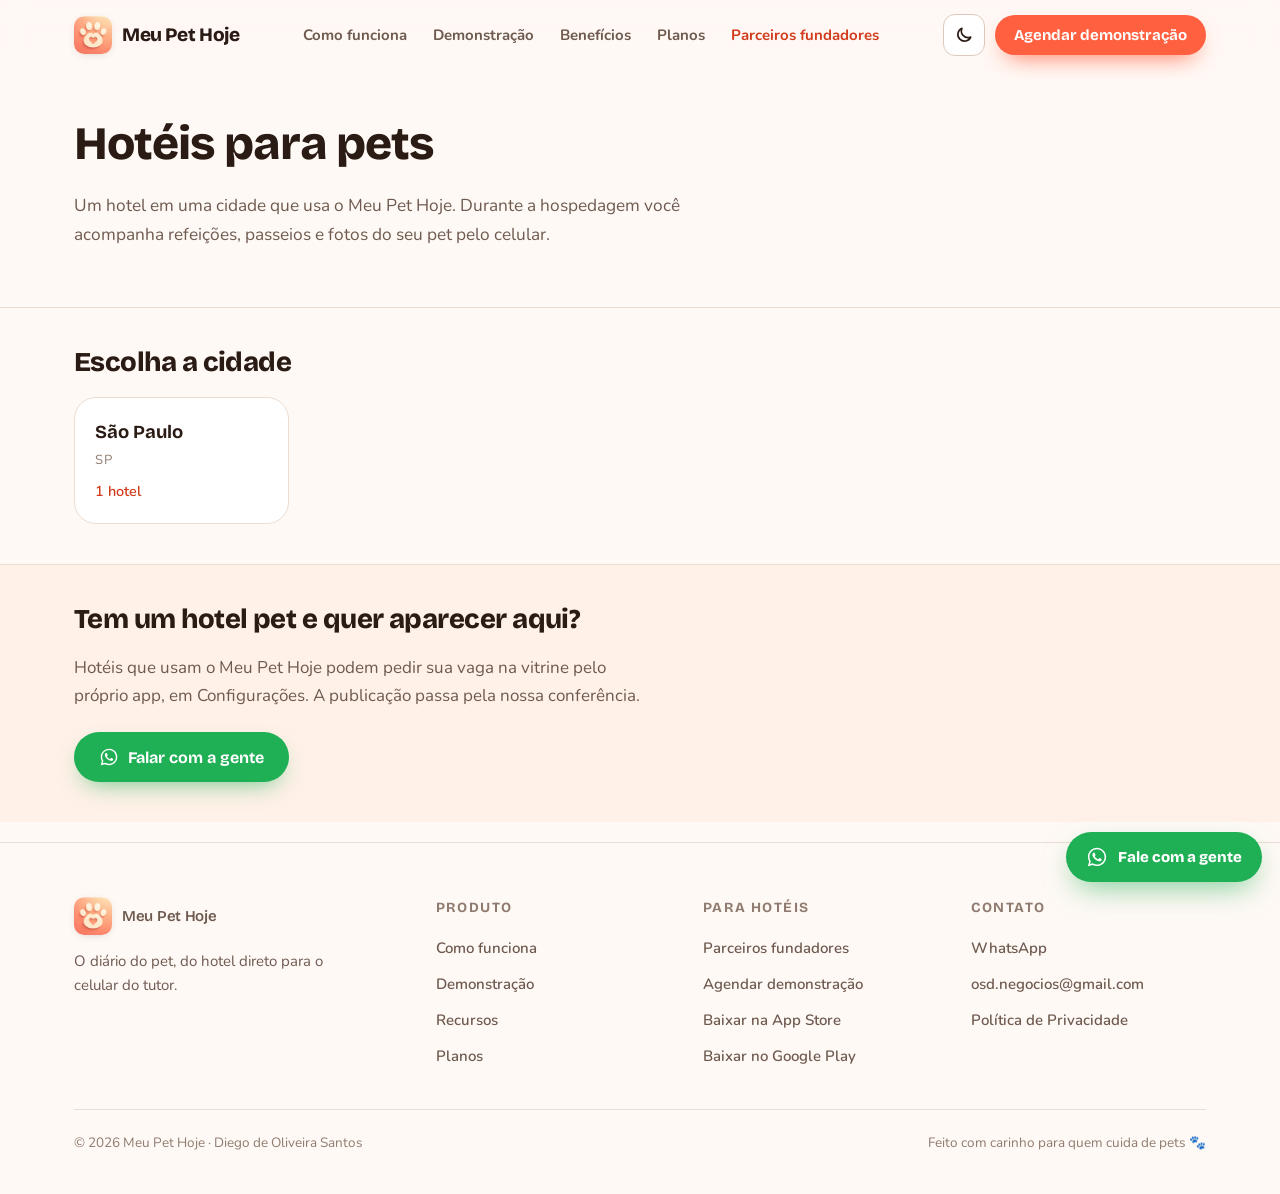
<file: hoteis/index.html>
<!doctype html>
<html lang="pt-BR">
<head>
<meta charset="utf-8" />
<meta name="viewport" content="width=device-width, initial-scale=1" />
<title>Hotéis para pets no Brasil — Meu Pet Hoje</title>
<meta name="description" content="Encontre hotéis para pets que mostram o dia do seu pet pelo celular: fotos, refeições e passeios em tempo real. 1 hotel em 1 cidade." />
<link rel="canonical" href="https://meupethoje.com.br/hoteis/" />
<meta name="robots" content="index, follow" />
<meta name="theme-color" content="#FF6040" />
<meta property="og:type" content="website" />
<meta property="og:locale" content="pt_BR" />
<meta property="og:site_name" content="Meu Pet Hoje" />
<meta property="og:title" content="Hotéis para pets no Brasil — Meu Pet Hoje" />
<meta property="og:description" content="Encontre hotéis para pets que mostram o dia do seu pet pelo celular: fotos, refeições e passeios em tempo real. 1 hotel em 1 cidade." />
<meta property="og:url" content="https://meupethoje.com.br/hoteis/" />
<meta property="og:image" content="https://meupethoje.com.br/assets/img/og-image.jpg" />
<meta name="twitter:card" content="summary_large_image" />
<link rel="icon" href="/favicon.ico" sizes="any" />
<link rel="icon" type="image/png" sizes="32x32" href="/assets/img/favicon-32.png" />
<link rel="apple-touch-icon" href="/assets/img/apple-touch-icon.png" />
<link rel="manifest" href="/site.webmanifest" />
<link rel="preload" href="/assets/fonts/bricolage-grotesque-latin-800-normal.woff2" as="font" type="font/woff2" crossorigin />
<link rel="preload" href="/assets/fonts/nunito-latin-400-normal.woff2" as="font" type="font/woff2" crossorigin />
<link rel="stylesheet" href="/assets/css/site.css?v=4" />
<link rel="stylesheet" href="/assets/css/vitrine.css?v=1" />
<script type="application/ld+json">{"@context":"https://schema.org","@type":"BreadcrumbList","itemListElement":[{"@type":"ListItem","position":1,"name":"Hotéis para pets","item":"https://meupethoje.com.br/hoteis/"}]}</script>
</head>
<body>
<svg width="0" height="0" style="position:absolute" aria-hidden="true">
  <symbol id="i-wa" viewBox="0 0 24 24"><path fill="currentColor" d="M12.04 2C6.58 2 2.13 6.45 2.13 11.91c0 1.75.46 3.45 1.32 4.95L2.05 22l5.25-1.38a9.9 9.9 0 0 0 4.74 1.21h.01c5.46 0 9.91-4.45 9.91-9.91 0-2.65-1.03-5.14-2.9-7.01A9.82 9.82 0 0 0 12.04 2Zm0 18.15h-.01a8.23 8.23 0 0 1-4.2-1.15l-.3-.18-3.12.82.83-3.04-.2-.31a8.2 8.2 0 0 1-1.26-4.38c0-4.54 3.7-8.24 8.25-8.24 2.2 0 4.27.86 5.83 2.42a8.18 8.18 0 0 1 2.41 5.83c0 4.54-3.7 8.23-8.23 8.23Zm4.52-6.16c-.25-.12-1.47-.72-1.69-.81-.23-.08-.39-.12-.56.13-.16.25-.64.81-.78.97-.14.17-.29.19-.54.06-.25-.12-1.05-.39-1.99-1.23-.74-.66-1.23-1.47-1.38-1.72-.14-.25-.02-.38.11-.51.11-.11.25-.29.37-.43.13-.15.17-.25.25-.42.08-.17.04-.31-.02-.43-.06-.13-.56-1.34-.76-1.84-.2-.48-.41-.42-.56-.43h-.48c-.17 0-.43.06-.66.31-.22.25-.86.85-.86 2.07 0 1.22.89 2.4 1.01 2.56.12.17 1.75 2.67 4.23 3.74.59.26 1.05.41 1.41.52.59.19 1.13.16 1.56.1.48-.07 1.47-.6 1.67-1.18.21-.58.21-1.07.14-1.18-.06-.1-.22-.16-.47-.29Z"/></symbol>
  <symbol id="i-gplay" viewBox="0 0 24 24"><path fill="#00D7FE" d="M3.6 2.3c-.3.3-.4.7-.4 1.3v16.8c0 .6.1 1 .4 1.3l.1.1 9.4-9.4v-.2L3.7 2.2z"/><path fill="#FFCE00" d="M16.2 15.5l-3.1-3.1v-.2l3.1-3.1.1.1 3.7 2.1c1.1.6 1.1 1.6 0 2.2l-3.7 2.1z"/><path fill="#FF3A44" d="M16.3 15.4L13.1 12.3l-9.5 9.4c.4.4.9.4 1.6.1l11.1-6.4"/><path fill="#00F076" d="M16.3 9.2L5.2 2.9c-.7-.4-1.2-.3-1.6.1l9.5 9.3z"/></symbol>
  <symbol id="i-apple" viewBox="0 0 24 24"><path fill="currentColor" d="M16.37 12.6c-.02-2.3 1.88-3.4 1.96-3.46-1.07-1.56-2.73-1.77-3.32-1.8-1.41-.14-2.76.83-3.48.83-.72 0-1.83-.81-3-.79-1.55.02-2.97.9-3.77 2.28-1.6 2.79-.41 6.92 1.16 9.18.76 1.11 1.67 2.35 2.87 2.31 1.15-.05 1.58-.75 2.97-.75 1.39 0 1.78.75 3 .72 1.24-.02 2.02-1.13 2.78-2.24.87-1.28 1.23-2.52 1.25-2.59-.03-.01-2.4-.92-2.42-3.69ZM14.1 5.82c.64-.77 1.07-1.85.95-2.92-.92.04-2.03.61-2.69 1.38-.59.68-1.1 1.77-.96 2.82 1.02.08 2.06-.52 2.7-1.28Z"/></symbol>
  <symbol id="i-menu" viewBox="0 0 24 24"><path fill="none" stroke="currentColor" stroke-width="2" stroke-linecap="round" d="M4 7h16M4 12h16M4 17h16"/></symbol>
  <symbol id="i-sun" viewBox="0 0 24 24"><g fill="none" stroke="currentColor" stroke-width="2" stroke-linecap="round"><circle cx="12" cy="12" r="4.2"/><path d="M12 2.5v2.2M12 19.3v2.2M2.5 12h2.2M19.3 12h2.2M5.3 5.3l1.6 1.6M17.1 17.1l1.6 1.6M5.3 18.7l1.6-1.6M17.1 6.9l1.6-1.6"/></g></symbol>
  <symbol id="i-moon" viewBox="0 0 24 24"><path fill="none" stroke="currentColor" stroke-width="2" stroke-linejoin="round" d="M20 14.5A8 8 0 0 1 9.5 4a8 8 0 1 0 10.5 10.5Z"/></symbol>
  <symbol id="i-mail" viewBox="0 0 24 24"><path fill="none" stroke="currentColor" stroke-width="2" stroke-linejoin="round" d="M3 6h18v12H3zM3 7l9 6 9-6"/></symbol>
</svg>
<a class="skip" href="#conteudo">Pular para o conteúdo</a>
<header class="nav" id="nav">
  <div class="wrap nav-inner">
    <a class="brand" href="/" aria-label="Meu Pet Hoje — página inicial"><img src="/assets/img/logo-96.png" width="38" height="38" alt="" /> Meu Pet Hoje</a>
    <nav class="nav-links" aria-label="Principal">
      <a href="/#como">Como funciona</a>
      <a href="/#demonstracao">Demonstração</a>
      <a href="/#beneficios">Benefícios</a>
      <a href="/#planos">Planos</a>
      <a href="/parceiros.html"  aria-current="page">Parceiros fundadores</a>
    </nav>
    <div class="nav-right">
      <button class="icon-btn" id="themeBtn" type="button" aria-label="Alternar tema"><svg><use href="#i-moon"/></svg></button>
      <a class="btn btn-primary btn-sm" data-wa="demo" href="https://wa.me/13129897348">Agendar demonstração</a>
      <button class="icon-btn menu-btn" id="menuBtn" type="button" aria-label="Abrir menu" aria-expanded="false" aria-controls="drawer"><svg><use href="#i-menu"/></svg></button>
    </div>
  </div>
</header>
<nav class="drawer" id="drawer" aria-label="Menu">
  <a class="dl" href="/#como">Como funciona</a>
  <a class="dl" href="/#demonstracao">Demonstração</a>
  <a class="dl" href="/#beneficios">Benefícios</a>
  <a class="dl" href="/#planos">Planos</a>
  <a class="dl" href="/parceiros.html">Parceiros fundadores</a>
  <a class="btn btn-wa" data-wa="demo" href="https://wa.me/13129897348"><svg><use href="#i-wa"/></svg> Agendar demonstração</a>
</nav>
<main id="conteudo">

<section class="vt-hero">
  <div class="wrap">
    <h1>Hotéis para pets</h1>
    <p class="vt-desc">Um hotel em uma cidade que usa o Meu Pet Hoje. Durante a hospedagem você acompanha refeições, passeios e fotos do seu pet pelo celular.</p>
  </div>
</section>

<section class="vt-bloco">
  <div class="wrap">
    <h2>Escolha a cidade</h2>
    <div class="vt-cidades">
      <a class="vt-cidade" href="/hoteis/sao-paulo/">
        <strong>São Paulo</strong>
        <span>SP</span>
        <em>1 hotel</em>
      </a>
    </div>
  </div>
</section>

<section class="vt-bloco vt-convite">
  <div class="wrap">
    <h2>Tem um hotel pet e quer aparecer aqui?</h2>
    <p>
      Hotéis que usam o Meu Pet Hoje podem pedir sua vaga na vitrine pelo
      próprio app, em Configurações. A publicação passa pela nossa conferência.
    </p>
    <a class="btn btn-wa" href="https://wa.me/13129897348?text=Ol%C3%A1!%20Tenho%20um%20hotel%20pet%20e%20quero%20aparecer%20na%20vitrine%20do%20Meu%20Pet%20Hoje."><svg><use href="#i-wa"/></svg> Falar com a gente</a>
  </div>
</section>

</main>
<footer class="ft">
  <div class="wrap">
    <div class="ft-grid">
      <div>
        <a class="brand" href="/"><img src="/assets/img/logo-96.png" width="38" height="38" alt="" /> Meu Pet Hoje</a>
        <p class="ft-note">O diário do pet, do hotel direto para o celular do tutor.</p>
      </div>
      <div>
        <h4>Produto</h4>
        <ul>
          <li><a href="/#como">Como funciona</a></li>
          <li><a href="/#demonstracao">Demonstração</a></li>
          <li><a href="/#recursos">Recursos</a></li>
          <li><a href="/#planos">Planos</a></li>
        </ul>
      </div>
      <div>
        <h4>Para hotéis</h4>
        <ul>
          <li><a href="/parceiros.html">Parceiros fundadores</a></li>
          <li><a data-wa="demo" href="https://wa.me/13129897348">Agendar demonstração</a></li>
          <li><a data-appstore href="https://apps.apple.com/br/app/meu-pet-hoje/id6774032771">Baixar na App Store</a></li>
          <li><a data-playstore href="https://play.google.com/store/apps/details?id=com.meupethoje.app">Baixar no Google Play</a></li>
        </ul>
      </div>
      <div>
        <h4>Contato</h4>
        <ul>
          <li><a data-wa="Olá! Tenho uma dúvida sobre o Meu Pet Hoje." href="https://wa.me/13129897348">WhatsApp</a></li>
          <li><a data-email="Contato — Meu Pet Hoje" href="mailto:osd.negocios@gmail.com">osd.negocios@gmail.com</a></li>
          <li><a href="/privacidade.html">Política de Privacidade</a></li>
        </ul>
      </div>
    </div>
    <div class="ft-made"><span>© <span id="year">2026</span> Meu Pet Hoje · Diego de Oliveira Santos</span><span>Feito com carinho para quem cuida de pets 🐾</span></div>
  </div>
</footer>
<a class="wa-fab" data-wa="demo" href="https://wa.me/13129897348" aria-label="Falar no WhatsApp"><svg><use href="#i-wa"/></svg><span class="t">Fale com a gente</span></a>
<script src="/assets/js/site.js?v=6"></script>

</body>
</html>
</file>
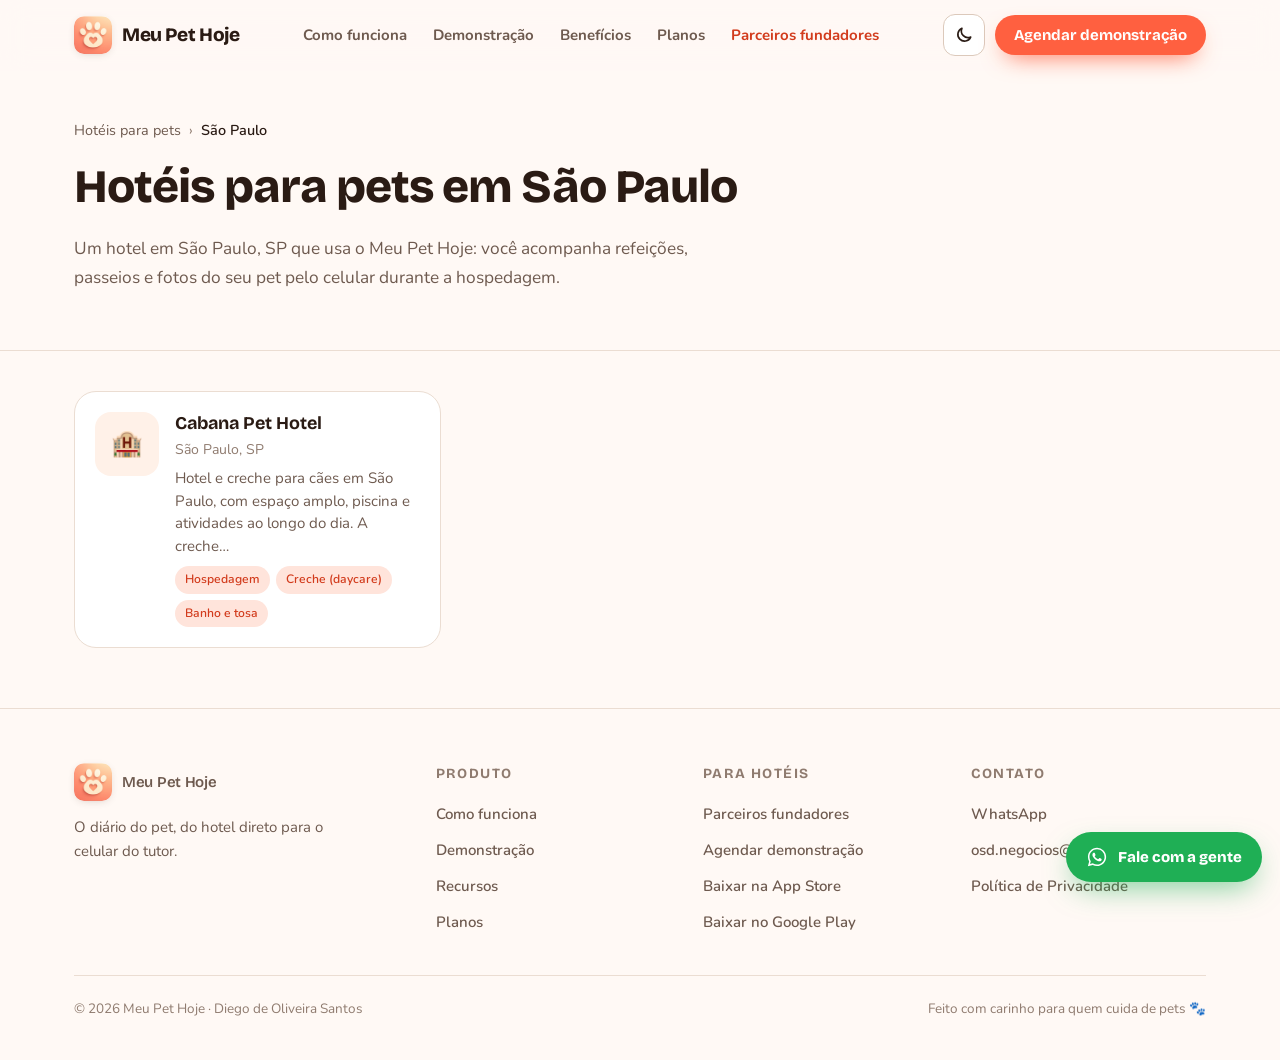
<file: hoteis/sao-paulo/index.html>
<!doctype html>
<html lang="pt-BR">
<head>
<meta charset="utf-8" />
<meta name="viewport" content="width=device-width, initial-scale=1" />
<title>Hotéis para pets em São Paulo, SP — Meu Pet Hoje</title>
<meta name="description" content="Hotel para pets em São Paulo, SP com acompanhamento pelo celular: fotos, refeições e passeios do seu pet durante a hospedagem." />
<link rel="canonical" href="https://meupethoje.com.br/hoteis/sao-paulo/" />
<meta name="robots" content="index, follow" />
<meta name="theme-color" content="#FF6040" />
<meta property="og:type" content="website" />
<meta property="og:locale" content="pt_BR" />
<meta property="og:site_name" content="Meu Pet Hoje" />
<meta property="og:title" content="Hotéis para pets em São Paulo, SP — Meu Pet Hoje" />
<meta property="og:description" content="Hotel para pets em São Paulo, SP com acompanhamento pelo celular: fotos, refeições e passeios do seu pet durante a hospedagem." />
<meta property="og:url" content="https://meupethoje.com.br/hoteis/sao-paulo/" />
<meta property="og:image" content="https://meupethoje.com.br/assets/img/og-image.jpg" />
<meta name="twitter:card" content="summary_large_image" />
<link rel="icon" href="/favicon.ico" sizes="any" />
<link rel="icon" type="image/png" sizes="32x32" href="/assets/img/favicon-32.png" />
<link rel="apple-touch-icon" href="/assets/img/apple-touch-icon.png" />
<link rel="manifest" href="/site.webmanifest" />
<link rel="preload" href="/assets/fonts/bricolage-grotesque-latin-800-normal.woff2" as="font" type="font/woff2" crossorigin />
<link rel="preload" href="/assets/fonts/nunito-latin-400-normal.woff2" as="font" type="font/woff2" crossorigin />
<link rel="stylesheet" href="/assets/css/site.css?v=4" />
<link rel="stylesheet" href="/assets/css/vitrine.css?v=1" />
<script type="application/ld+json">{"@context":"https://schema.org","@graph":[{"@type":"ItemList","name":"Hotéis para pets em São Paulo, SP","numberOfItems":1,"itemListElement":[{"@type":"ListItem","position":1,"name":"Cabana Pet Hotel","url":"https://meupethoje.com.br/hoteis/sao-paulo/cabana-pet-hotel"}]},{"@context":"https://schema.org","@type":"BreadcrumbList","itemListElement":[{"@type":"ListItem","position":1,"name":"Hotéis para pets","item":"https://meupethoje.com.br/hoteis/"},{"@type":"ListItem","position":2,"name":"São Paulo","item":"https://meupethoje.com.br/hoteis/sao-paulo/"}]}]}</script>
</head>
<body>
<svg width="0" height="0" style="position:absolute" aria-hidden="true">
  <symbol id="i-wa" viewBox="0 0 24 24"><path fill="currentColor" d="M12.04 2C6.58 2 2.13 6.45 2.13 11.91c0 1.75.46 3.45 1.32 4.95L2.05 22l5.25-1.38a9.9 9.9 0 0 0 4.74 1.21h.01c5.46 0 9.91-4.45 9.91-9.91 0-2.65-1.03-5.14-2.9-7.01A9.82 9.82 0 0 0 12.04 2Zm0 18.15h-.01a8.23 8.23 0 0 1-4.2-1.15l-.3-.18-3.12.82.83-3.04-.2-.31a8.2 8.2 0 0 1-1.26-4.38c0-4.54 3.7-8.24 8.25-8.24 2.2 0 4.27.86 5.83 2.42a8.18 8.18 0 0 1 2.41 5.83c0 4.54-3.7 8.23-8.23 8.23Zm4.52-6.16c-.25-.12-1.47-.72-1.69-.81-.23-.08-.39-.12-.56.13-.16.25-.64.81-.78.97-.14.17-.29.19-.54.06-.25-.12-1.05-.39-1.99-1.23-.74-.66-1.23-1.47-1.38-1.72-.14-.25-.02-.38.11-.51.11-.11.25-.29.37-.43.13-.15.17-.25.25-.42.08-.17.04-.31-.02-.43-.06-.13-.56-1.34-.76-1.84-.2-.48-.41-.42-.56-.43h-.48c-.17 0-.43.06-.66.31-.22.25-.86.85-.86 2.07 0 1.22.89 2.4 1.01 2.56.12.17 1.75 2.67 4.23 3.74.59.26 1.05.41 1.41.52.59.19 1.13.16 1.56.1.48-.07 1.47-.6 1.67-1.18.21-.58.21-1.07.14-1.18-.06-.1-.22-.16-.47-.29Z"/></symbol>
  <symbol id="i-gplay" viewBox="0 0 24 24"><path fill="#00D7FE" d="M3.6 2.3c-.3.3-.4.7-.4 1.3v16.8c0 .6.1 1 .4 1.3l.1.1 9.4-9.4v-.2L3.7 2.2z"/><path fill="#FFCE00" d="M16.2 15.5l-3.1-3.1v-.2l3.1-3.1.1.1 3.7 2.1c1.1.6 1.1 1.6 0 2.2l-3.7 2.1z"/><path fill="#FF3A44" d="M16.3 15.4L13.1 12.3l-9.5 9.4c.4.4.9.4 1.6.1l11.1-6.4"/><path fill="#00F076" d="M16.3 9.2L5.2 2.9c-.7-.4-1.2-.3-1.6.1l9.5 9.3z"/></symbol>
  <symbol id="i-apple" viewBox="0 0 24 24"><path fill="currentColor" d="M16.37 12.6c-.02-2.3 1.88-3.4 1.96-3.46-1.07-1.56-2.73-1.77-3.32-1.8-1.41-.14-2.76.83-3.48.83-.72 0-1.83-.81-3-.79-1.55.02-2.97.9-3.77 2.28-1.6 2.79-.41 6.92 1.16 9.18.76 1.11 1.67 2.35 2.87 2.31 1.15-.05 1.58-.75 2.97-.75 1.39 0 1.78.75 3 .72 1.24-.02 2.02-1.13 2.78-2.24.87-1.28 1.23-2.52 1.25-2.59-.03-.01-2.4-.92-2.42-3.69ZM14.1 5.82c.64-.77 1.07-1.85.95-2.92-.92.04-2.03.61-2.69 1.38-.59.68-1.1 1.77-.96 2.82 1.02.08 2.06-.52 2.7-1.28Z"/></symbol>
  <symbol id="i-menu" viewBox="0 0 24 24"><path fill="none" stroke="currentColor" stroke-width="2" stroke-linecap="round" d="M4 7h16M4 12h16M4 17h16"/></symbol>
  <symbol id="i-sun" viewBox="0 0 24 24"><g fill="none" stroke="currentColor" stroke-width="2" stroke-linecap="round"><circle cx="12" cy="12" r="4.2"/><path d="M12 2.5v2.2M12 19.3v2.2M2.5 12h2.2M19.3 12h2.2M5.3 5.3l1.6 1.6M17.1 17.1l1.6 1.6M5.3 18.7l1.6-1.6M17.1 6.9l1.6-1.6"/></g></symbol>
  <symbol id="i-moon" viewBox="0 0 24 24"><path fill="none" stroke="currentColor" stroke-width="2" stroke-linejoin="round" d="M20 14.5A8 8 0 0 1 9.5 4a8 8 0 1 0 10.5 10.5Z"/></symbol>
  <symbol id="i-mail" viewBox="0 0 24 24"><path fill="none" stroke="currentColor" stroke-width="2" stroke-linejoin="round" d="M3 6h18v12H3zM3 7l9 6 9-6"/></symbol>
</svg>
<a class="skip" href="#conteudo">Pular para o conteúdo</a>
<header class="nav" id="nav">
  <div class="wrap nav-inner">
    <a class="brand" href="/" aria-label="Meu Pet Hoje — página inicial"><img src="/assets/img/logo-96.png" width="38" height="38" alt="" /> Meu Pet Hoje</a>
    <nav class="nav-links" aria-label="Principal">
      <a href="/#como">Como funciona</a>
      <a href="/#demonstracao">Demonstração</a>
      <a href="/#beneficios">Benefícios</a>
      <a href="/#planos">Planos</a>
      <a href="/parceiros.html"  aria-current="page">Parceiros fundadores</a>
    </nav>
    <div class="nav-right">
      <button class="icon-btn" id="themeBtn" type="button" aria-label="Alternar tema"><svg><use href="#i-moon"/></svg></button>
      <a class="btn btn-primary btn-sm" data-wa="demo" href="https://wa.me/13129897348">Agendar demonstração</a>
      <button class="icon-btn menu-btn" id="menuBtn" type="button" aria-label="Abrir menu" aria-expanded="false" aria-controls="drawer"><svg><use href="#i-menu"/></svg></button>
    </div>
  </div>
</header>
<nav class="drawer" id="drawer" aria-label="Menu">
  <a class="dl" href="/#como">Como funciona</a>
  <a class="dl" href="/#demonstracao">Demonstração</a>
  <a class="dl" href="/#beneficios">Benefícios</a>
  <a class="dl" href="/#planos">Planos</a>
  <a class="dl" href="/parceiros.html">Parceiros fundadores</a>
  <a class="btn btn-wa" data-wa="demo" href="https://wa.me/13129897348"><svg><use href="#i-wa"/></svg> Agendar demonstração</a>
</nav>
<main id="conteudo">

<section class="vt-hero">
  <div class="wrap">
    <nav class="vt-migalhas" aria-label="Você está em">
      <a href="/hoteis/">Hotéis para pets</a> <span aria-hidden="true">›</span>
      <span aria-current="page">São Paulo</span>
    </nav>
    <h1>Hotéis para pets em São Paulo</h1>
    <p class="vt-desc">Um hotel em São Paulo, SP que usa o Meu Pet Hoje: você acompanha refeições, passeios e fotos do seu pet pelo celular durante a hospedagem.</p>
  </div>
</section>

<section class="vt-bloco">
  <div class="wrap">
    <div class="vt-lista">
      <a class="vt-card" href="/hoteis/sao-paulo/cabana-pet-hotel">
        <span class="vt-card-sem" aria-hidden="true">🏨</span>
        <span class="vt-card-txt">
          <strong>Cabana Pet Hotel</strong>
          <span class="vt-card-local">São Paulo, SP</span>
          <span class="vt-card-desc">Hotel e creche para cães em São Paulo, com espaço amplo, piscina e atividades ao longo do dia. A creche…</span>
          <span class="vt-card-tags"><span>Hospedagem</span><span>Creche (daycare)</span><span>Banho e tosa</span></span>
        </span>
      </a>
    </div>
  </div>
</section>

</main>
<footer class="ft">
  <div class="wrap">
    <div class="ft-grid">
      <div>
        <a class="brand" href="/"><img src="/assets/img/logo-96.png" width="38" height="38" alt="" /> Meu Pet Hoje</a>
        <p class="ft-note">O diário do pet, do hotel direto para o celular do tutor.</p>
      </div>
      <div>
        <h4>Produto</h4>
        <ul>
          <li><a href="/#como">Como funciona</a></li>
          <li><a href="/#demonstracao">Demonstração</a></li>
          <li><a href="/#recursos">Recursos</a></li>
          <li><a href="/#planos">Planos</a></li>
        </ul>
      </div>
      <div>
        <h4>Para hotéis</h4>
        <ul>
          <li><a href="/parceiros.html">Parceiros fundadores</a></li>
          <li><a data-wa="demo" href="https://wa.me/13129897348">Agendar demonstração</a></li>
          <li><a data-appstore href="https://apps.apple.com/br/app/meu-pet-hoje/id6774032771">Baixar na App Store</a></li>
          <li><a data-playstore href="https://play.google.com/store/apps/details?id=com.meupethoje.app">Baixar no Google Play</a></li>
        </ul>
      </div>
      <div>
        <h4>Contato</h4>
        <ul>
          <li><a data-wa="Olá! Tenho uma dúvida sobre o Meu Pet Hoje." href="https://wa.me/13129897348">WhatsApp</a></li>
          <li><a data-email="Contato — Meu Pet Hoje" href="mailto:osd.negocios@gmail.com">osd.negocios@gmail.com</a></li>
          <li><a href="/privacidade.html">Política de Privacidade</a></li>
        </ul>
      </div>
    </div>
    <div class="ft-made"><span>© <span id="year">2026</span> Meu Pet Hoje · Diego de Oliveira Santos</span><span>Feito com carinho para quem cuida de pets 🐾</span></div>
  </div>
</footer>
<a class="wa-fab" data-wa="demo" href="https://wa.me/13129897348" aria-label="Falar no WhatsApp"><svg><use href="#i-wa"/></svg><span class="t">Fale com a gente</span></a>
<script src="/assets/js/site.js?v=6"></script>

</body>
</html>
</file>
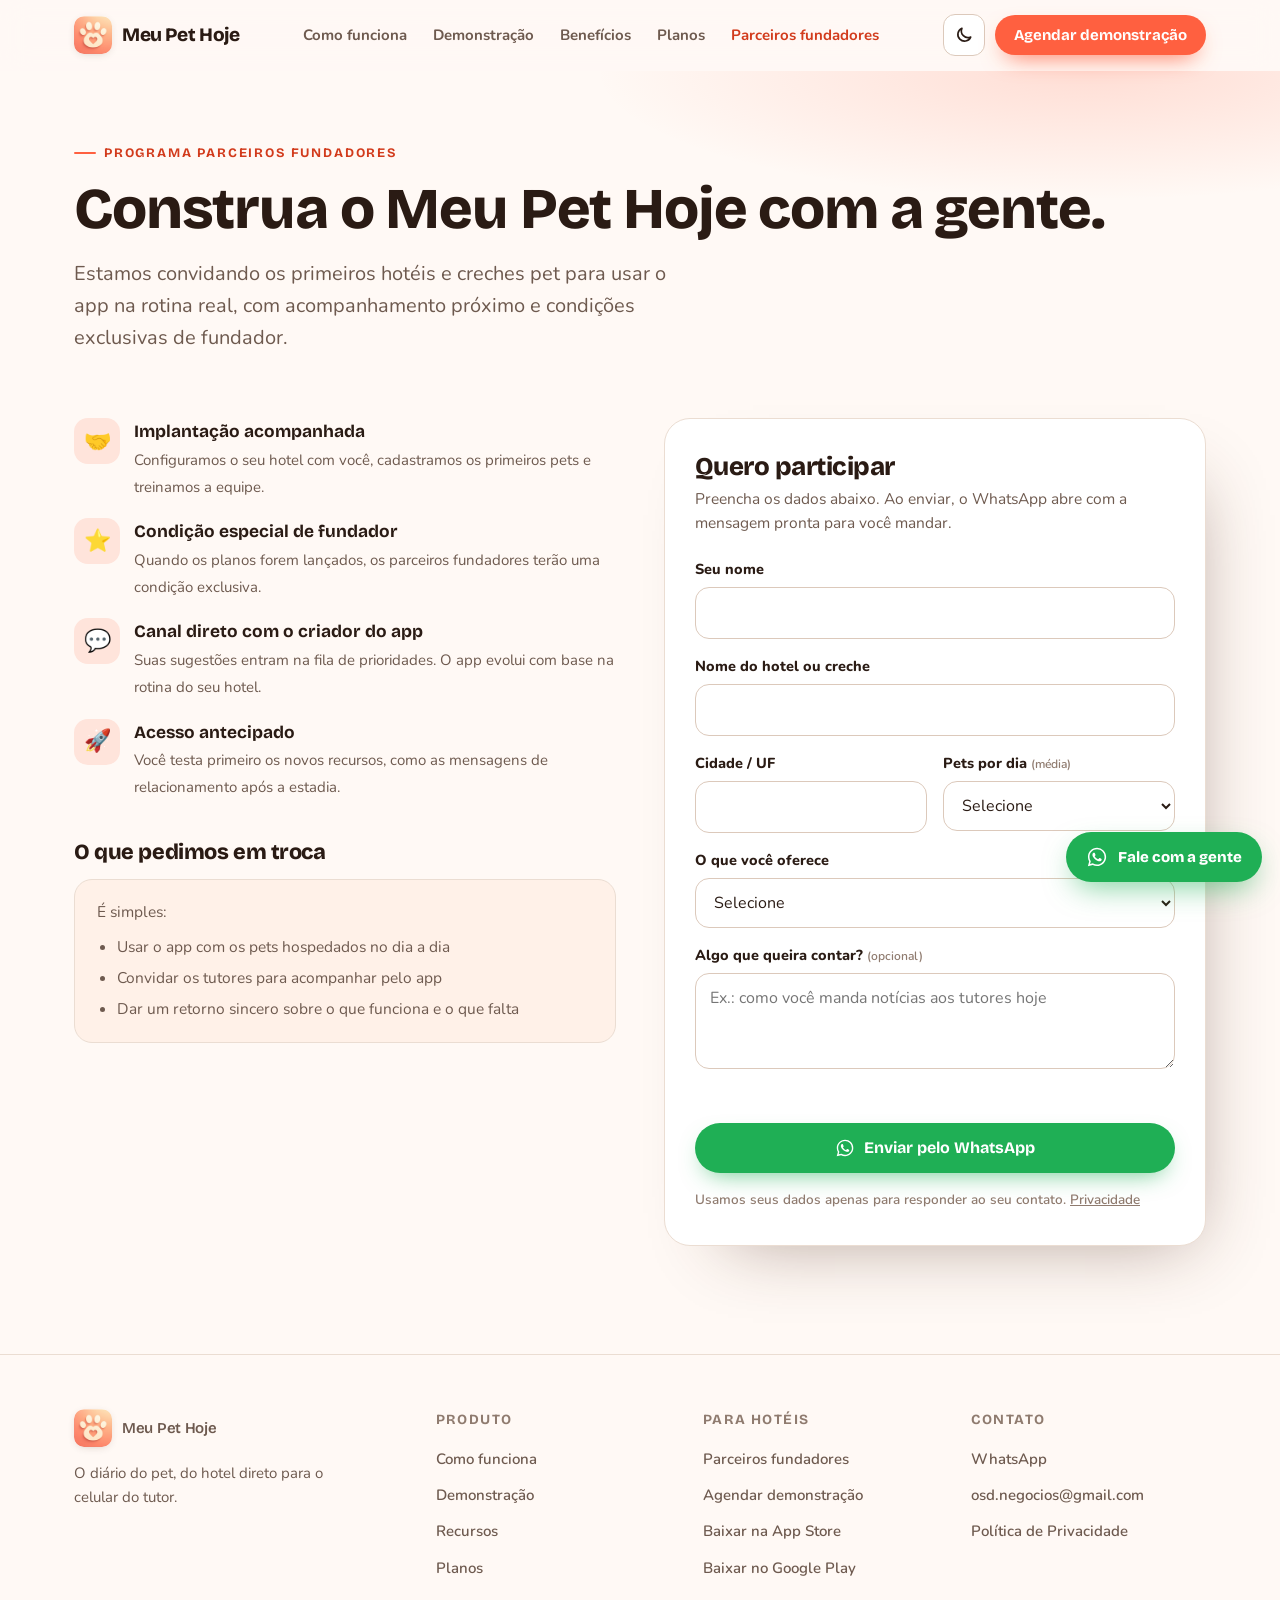
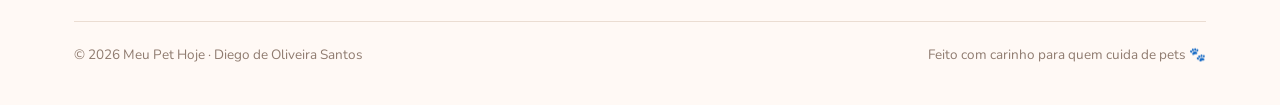
<file: parceiros.html>
<!doctype html>
<html lang="pt-BR">
<head>
<meta charset="utf-8" />
<meta name="viewport" content="width=device-width, initial-scale=1" />
<title>Parceiros Fundadores — Meu Pet Hoje</title>
<meta name="description" content="Seja um dos primeiros hotéis e creches pet a usar o Meu Pet Hoje, com implantação acompanhada e condição especial de fundador." />
<link rel="canonical" href="https://meupethoje.com.br/parceiros.html" />
<meta name="robots" content="index, follow" />
<meta name="theme-color" content="#FF6040" />
<meta property="og:type" content="website" />
<meta property="og:locale" content="pt_BR" />
<meta property="og:site_name" content="Meu Pet Hoje" />
<meta property="og:title" content="Programa Parceiros Fundadores — Meu Pet Hoje" />
<meta property="og:description" content="Seja um dos primeiros hotéis e creches pet a usar o Meu Pet Hoje, com implantação acompanhada e condição especial de fundador." />
<meta property="og:url" content="https://meupethoje.com.br/parceiros.html" />
<meta property="og:image" content="https://meupethoje.com.br/assets/img/og-image.jpg" />
<meta property="og:image:width" content="1200" />
<meta property="og:image:height" content="630" />
<meta name="twitter:card" content="summary_large_image" />
<link rel="icon" href="/favicon.ico" sizes="any" />
<link rel="icon" type="image/png" sizes="32x32" href="/assets/img/favicon-32.png" />
<link rel="apple-touch-icon" href="/assets/img/apple-touch-icon.png" />
<link rel="manifest" href="/site.webmanifest" />
<link rel="preload" href="/assets/fonts/bricolage-grotesque-latin-800-normal.woff2" as="font" type="font/woff2" crossorigin />
<link rel="preload" href="/assets/fonts/nunito-latin-400-normal.woff2" as="font" type="font/woff2" crossorigin />
<link rel="stylesheet" href="/assets/css/site.css?v=4" />
<style>
.pp-grid { display: grid; grid-template-columns: 1fr 1fr; gap: 48px; align-items: start; padding-top: 40px; padding-bottom: 88px; }
.pp-box { background: var(--surface); border: 1px solid var(--line); border-radius: 26px; padding: 34px 30px; box-shadow: var(--shadow); }
.pp-box h2 { font-size: 1.6rem; margin-bottom: 6px; }
.pp-box > p { color: var(--ink-soft); margin-bottom: 22px; font-size: 15.5px; }
.pp-list { list-style: none; padding: 0; margin: 0; display: flex; flex-direction: column; gap: 18px; }
.pp-list li { display: grid; grid-template-columns: 46px 1fr; gap: 14px; }
.pp-list .i { width: 46px; height: 46px; border-radius: 14px; background: var(--accent-weak); display: grid; place-items: center; font-size: 22px; }
.pp-list b { font-family: var(--display); font-size: 1.08rem; display: block; }
.pp-list span { color: var(--ink-soft); font-size: 15px; }
.pp-h { font-size: 1.35rem; margin: 40px 0 16px; }
.pp-ask { background: var(--surface-2); border: 1px solid var(--line); border-radius: 18px; padding: 20px 22px; color: var(--ink-soft); font-size: 15.5px; }
.pp-ask ul { margin: 10px 0 0; padding-left: 20px; display: flex; flex-direction: column; gap: 6px; }
.ok { background: var(--sage-weak); color: var(--ink); border-radius: 14px; padding: 14px 16px; font-weight: 700; font-size: 15px; }
@media (max-width: 900px) { .pp-grid { grid-template-columns: 1fr; gap: 36px; padding-bottom: 64px; } .pp-box { padding: 26px 18px; } }
</style>
</head>
<body>
<svg width="0" height="0" style="position:absolute" aria-hidden="true">
  <symbol id="i-wa" viewBox="0 0 24 24"><path fill="currentColor" d="M12.04 2C6.58 2 2.13 6.45 2.13 11.91c0 1.75.46 3.45 1.32 4.95L2.05 22l5.25-1.38a9.9 9.9 0 0 0 4.74 1.21h.01c5.46 0 9.91-4.45 9.91-9.91 0-2.65-1.03-5.14-2.9-7.01A9.82 9.82 0 0 0 12.04 2Zm0 18.15h-.01a8.23 8.23 0 0 1-4.2-1.15l-.3-.18-3.12.82.83-3.04-.2-.31a8.2 8.2 0 0 1-1.26-4.38c0-4.54 3.7-8.24 8.25-8.24 2.2 0 4.27.86 5.83 2.42a8.18 8.18 0 0 1 2.41 5.83c0 4.54-3.7 8.23-8.23 8.23Zm4.52-6.16c-.25-.12-1.47-.72-1.69-.81-.23-.08-.39-.12-.56.13-.16.25-.64.81-.78.97-.14.17-.29.19-.54.06-.25-.12-1.05-.39-1.99-1.23-.74-.66-1.23-1.47-1.38-1.72-.14-.25-.02-.38.11-.51.11-.11.25-.29.37-.43.13-.15.17-.25.25-.42.08-.17.04-.31-.02-.43-.06-.13-.56-1.34-.76-1.84-.2-.48-.41-.42-.56-.43h-.48c-.17 0-.43.06-.66.31-.22.25-.86.85-.86 2.07 0 1.22.89 2.4 1.01 2.56.12.17 1.75 2.67 4.23 3.74.59.26 1.05.41 1.41.52.59.19 1.13.16 1.56.1.48-.07 1.47-.6 1.67-1.18.21-.58.21-1.07.14-1.18-.06-.1-.22-.16-.47-.29Z"/></symbol>
  <symbol id="i-gplay" viewBox="0 0 24 24"><path fill="#00D7FE" d="M3.6 2.3c-.3.3-.4.7-.4 1.3v16.8c0 .6.1 1 .4 1.3l.1.1 9.4-9.4v-.2L3.7 2.2z"/><path fill="#FFCE00" d="M16.2 15.5l-3.1-3.1v-.2l3.1-3.1.1.1 3.7 2.1c1.1.6 1.1 1.6 0 2.2l-3.7 2.1z"/><path fill="#FF3A44" d="M16.3 15.4L13.1 12.3l-9.5 9.4c.4.4.9.4 1.6.1l11.1-6.4"/><path fill="#00F076" d="M16.3 9.2L5.2 2.9c-.7-.4-1.2-.3-1.6.1l9.5 9.3z"/></symbol>
  <symbol id="i-apple" viewBox="0 0 24 24"><path fill="currentColor" d="M16.37 12.6c-.02-2.3 1.88-3.4 1.96-3.46-1.07-1.56-2.73-1.77-3.32-1.8-1.41-.14-2.76.83-3.48.83-.72 0-1.83-.81-3-.79-1.55.02-2.97.9-3.77 2.28-1.6 2.79-.41 6.92 1.16 9.18.76 1.11 1.67 2.35 2.87 2.31 1.15-.05 1.58-.75 2.97-.75 1.39 0 1.78.75 3 .72 1.24-.02 2.02-1.13 2.78-2.24.87-1.28 1.23-2.52 1.25-2.59-.03-.01-2.4-.92-2.42-3.69ZM14.1 5.82c.64-.77 1.07-1.85.95-2.92-.92.04-2.03.61-2.69 1.38-.59.68-1.1 1.77-.96 2.82 1.02.08 2.06-.52 2.7-1.28Z"/></symbol>
  <symbol id="i-menu" viewBox="0 0 24 24"><path fill="none" stroke="currentColor" stroke-width="2" stroke-linecap="round" d="M4 7h16M4 12h16M4 17h16"/></symbol>
  <symbol id="i-sun" viewBox="0 0 24 24"><g fill="none" stroke="currentColor" stroke-width="2" stroke-linecap="round"><circle cx="12" cy="12" r="4.2"/><path d="M12 2.5v2.2M12 19.3v2.2M2.5 12h2.2M19.3 12h2.2M5.3 5.3l1.6 1.6M17.1 17.1l1.6 1.6M5.3 18.7l1.6-1.6M17.1 6.9l1.6-1.6"/></g></symbol>
  <symbol id="i-moon" viewBox="0 0 24 24"><path fill="none" stroke="currentColor" stroke-width="2" stroke-linejoin="round" d="M20 14.5A8 8 0 0 1 9.5 4a8 8 0 1 0 10.5 10.5Z"/></symbol>
  <symbol id="i-mail" viewBox="0 0 24 24"><path fill="none" stroke="currentColor" stroke-width="2" stroke-linejoin="round" d="M3 6h18v12H3zM3 7l9 6 9-6"/></symbol>
</svg>
<a class="skip" href="#conteudo">Pular para o conteúdo</a>
<header class="nav" id="nav">
  <div class="wrap nav-inner">
    <a class="brand" href="/" aria-label="Meu Pet Hoje — página inicial"><img src="/assets/img/logo-96.png" width="38" height="38" alt="" /> Meu Pet Hoje</a>
    <nav class="nav-links" aria-label="Principal">
      <a href="/#como">Como funciona</a>
      <a href="/#demonstracao">Demonstração</a>
      <a href="/#beneficios">Benefícios</a>
      <a href="/#planos">Planos</a>
      <a href="/parceiros.html"  aria-current="page">Parceiros fundadores</a>
    </nav>
    <div class="nav-right">
      <button class="icon-btn" id="themeBtn" type="button" aria-label="Alternar tema"><svg><use href="#i-moon"/></svg></button>
      <a class="btn btn-primary btn-sm" data-wa="demo" href="https://wa.me/13129897348">Agendar demonstração</a>
      <button class="icon-btn menu-btn" id="menuBtn" type="button" aria-label="Abrir menu" aria-expanded="false" aria-controls="drawer"><svg><use href="#i-menu"/></svg></button>
    </div>
  </div>
</header>
<nav class="drawer" id="drawer" aria-label="Menu">
  <a class="dl" href="/#como">Como funciona</a>
  <a class="dl" href="/#demonstracao">Demonstração</a>
  <a class="dl" href="/#beneficios">Benefícios</a>
  <a class="dl" href="/#planos">Planos</a>
  <a class="dl" href="/parceiros.html">Parceiros fundadores</a>
  <a class="btn btn-wa" data-wa="demo" href="https://wa.me/13129897348"><svg><use href="#i-wa"/></svg> Agendar demonstração</a>
</nav>
<main id="conteudo">
  <section class="page-hero">
    <div class="wrap">
      <span class="eyebrow">Programa Parceiros Fundadores</span>
      <h1>Construa o Meu Pet Hoje com a gente.</h1>
      <p class="sub">Estamos convidando os primeiros hotéis e creches pet para usar o app na rotina real, com acompanhamento próximo e condições exclusivas de fundador.</p>
    </div>
  </section>

  <div class="wrap pp-grid">
    <div>
      <ul class="pp-list">
        <li><span class="i">🤝</span><div><b>Implantação acompanhada</b><span>Configuramos o seu hotel com você, cadastramos os primeiros pets e treinamos a equipe.</span></div></li>
        <li><span class="i">⭐</span><div><b>Condição especial de fundador</b><span>Quando os planos forem lançados, os parceiros fundadores terão uma condição exclusiva.</span></div></li>
        <li><span class="i">💬</span><div><b>Canal direto com o criador do app</b><span>Suas sugestões entram na fila de prioridades. O app evolui com base na rotina do seu hotel.</span></div></li>
        <li><span class="i">🚀</span><div><b>Acesso antecipado</b><span>Você testa primeiro os novos recursos, como as mensagens de relacionamento após a estadia.</span></div></li>
      </ul>

      <h2 class="pp-h">O que pedimos em troca</h2>
      <div class="pp-ask">
        É simples:
        <ul>
          <li>Usar o app com os pets hospedados no dia a dia</li>
          <li>Convidar os tutores para acompanhar pelo app</li>
          <li>Dar um retorno sincero sobre o que funciona e o que falta</li>
        </ul>
      </div>
    </div>

    <div class="pp-box" id="inscricao">
      <h2>Quero participar</h2>
      <p>Preencha os dados abaixo. Ao enviar, o WhatsApp abre com a mensagem pronta para você mandar.</p>
      <form class="form" id="leadForm" novalidate>
        <div><label for="f-nome">Seu nome</label><input id="f-nome" name="nome" autocomplete="name" required /></div>
        <div><label for="f-hotel">Nome do hotel ou creche</label><input id="f-hotel" name="hotel" autocomplete="organization" required /></div>
        <div class="row2">
          <div><label for="f-cidade">Cidade / UF</label><input id="f-cidade" name="cidade" autocomplete="address-level2" required /></div>
          <div><label for="f-porte">Pets por dia <small>(média)</small></label>
            <select id="f-porte" name="porte"><option value="">Selecione</option><option>Até 10</option><option>11 a 30</option><option>31 a 60</option><option>Mais de 60</option></select></div>
        </div>
        <div><label for="f-tipo">O que você oferece</label>
          <select id="f-tipo" name="tipo"><option value="">Selecione</option><option>Hotel / hospedagem</option><option>Creche (day care)</option><option>Hotel e creche</option><option>Outro</option></select></div>
        <div><label for="f-obs">Algo que queira contar? <small>(opcional)</small></label><textarea id="f-obs" name="obs" placeholder="Ex.: como você manda notícias aos tutores hoje"></textarea></div>
        <p class="err" role="alert"></p>
        <button class="btn btn-wa btn-block" type="submit"><svg><use href="#i-wa"/></svg> Enviar pelo WhatsApp</button>
        <p class="ok" id="leadOk" hidden>Pronto! Se o WhatsApp não abriu, <a data-wa="fundador" href="https://wa.me/13129897348" style="text-decoration:underline">clique aqui</a> ou escreva para <a data-email="Parceiros Fundadores — Meu Pet Hoje" href="mailto:osd.negocios@gmail.com" style="text-decoration:underline">osd.negocios@gmail.com</a>.</p>
        <p class="hint">Usamos seus dados apenas para responder ao seu contato. <a href="/privacidade.html" style="text-decoration:underline">Privacidade</a></p>
      </form>
    </div>
  </div>
</main>
<footer class="ft">
  <div class="wrap">
    <div class="ft-grid">
      <div>
        <a class="brand" href="/"><img src="/assets/img/logo-96.png" width="38" height="38" alt="" /> Meu Pet Hoje</a>
        <p class="ft-note">O diário do pet, do hotel direto para o celular do tutor.</p>
      </div>
      <div>
        <h4>Produto</h4>
        <ul>
          <li><a href="/#como">Como funciona</a></li>
          <li><a href="/#demonstracao">Demonstração</a></li>
          <li><a href="/#recursos">Recursos</a></li>
          <li><a href="/#planos">Planos</a></li>
        </ul>
      </div>
      <div>
        <h4>Para hotéis</h4>
        <ul>
          <li><a href="/parceiros.html">Parceiros fundadores</a></li>
          <li><a data-wa="demo" href="https://wa.me/13129897348">Agendar demonstração</a></li>
          <li><a data-appstore href="https://apps.apple.com/br/app/meu-pet-hoje/id6774032771">Baixar na App Store</a></li>
          <li><a data-playstore href="https://play.google.com/store/apps/details?id=com.meupethoje.app">Baixar no Google Play</a></li>
        </ul>
      </div>
      <div>
        <h4>Contato</h4>
        <ul>
          <li><a data-wa="Olá! Tenho uma dúvida sobre o Meu Pet Hoje." href="https://wa.me/13129897348">WhatsApp</a></li>
          <li><a data-email="Contato — Meu Pet Hoje" href="mailto:osd.negocios@gmail.com">osd.negocios@gmail.com</a></li>
          <li><a href="/privacidade.html">Política de Privacidade</a></li>
        </ul>
      </div>
    </div>
    <div class="ft-made"><span>© <span id="year">2026</span> Meu Pet Hoje · Diego de Oliveira Santos</span><span>Feito com carinho para quem cuida de pets 🐾</span></div>
  </div>
</footer>
<a class="wa-fab" data-wa="demo" href="https://wa.me/13129897348" aria-label="Falar no WhatsApp"><svg><use href="#i-wa"/></svg><span class="t">Fale com a gente</span></a>
<script src="/assets/js/site.js?v=6"></script>
</body>
</html>
</file>
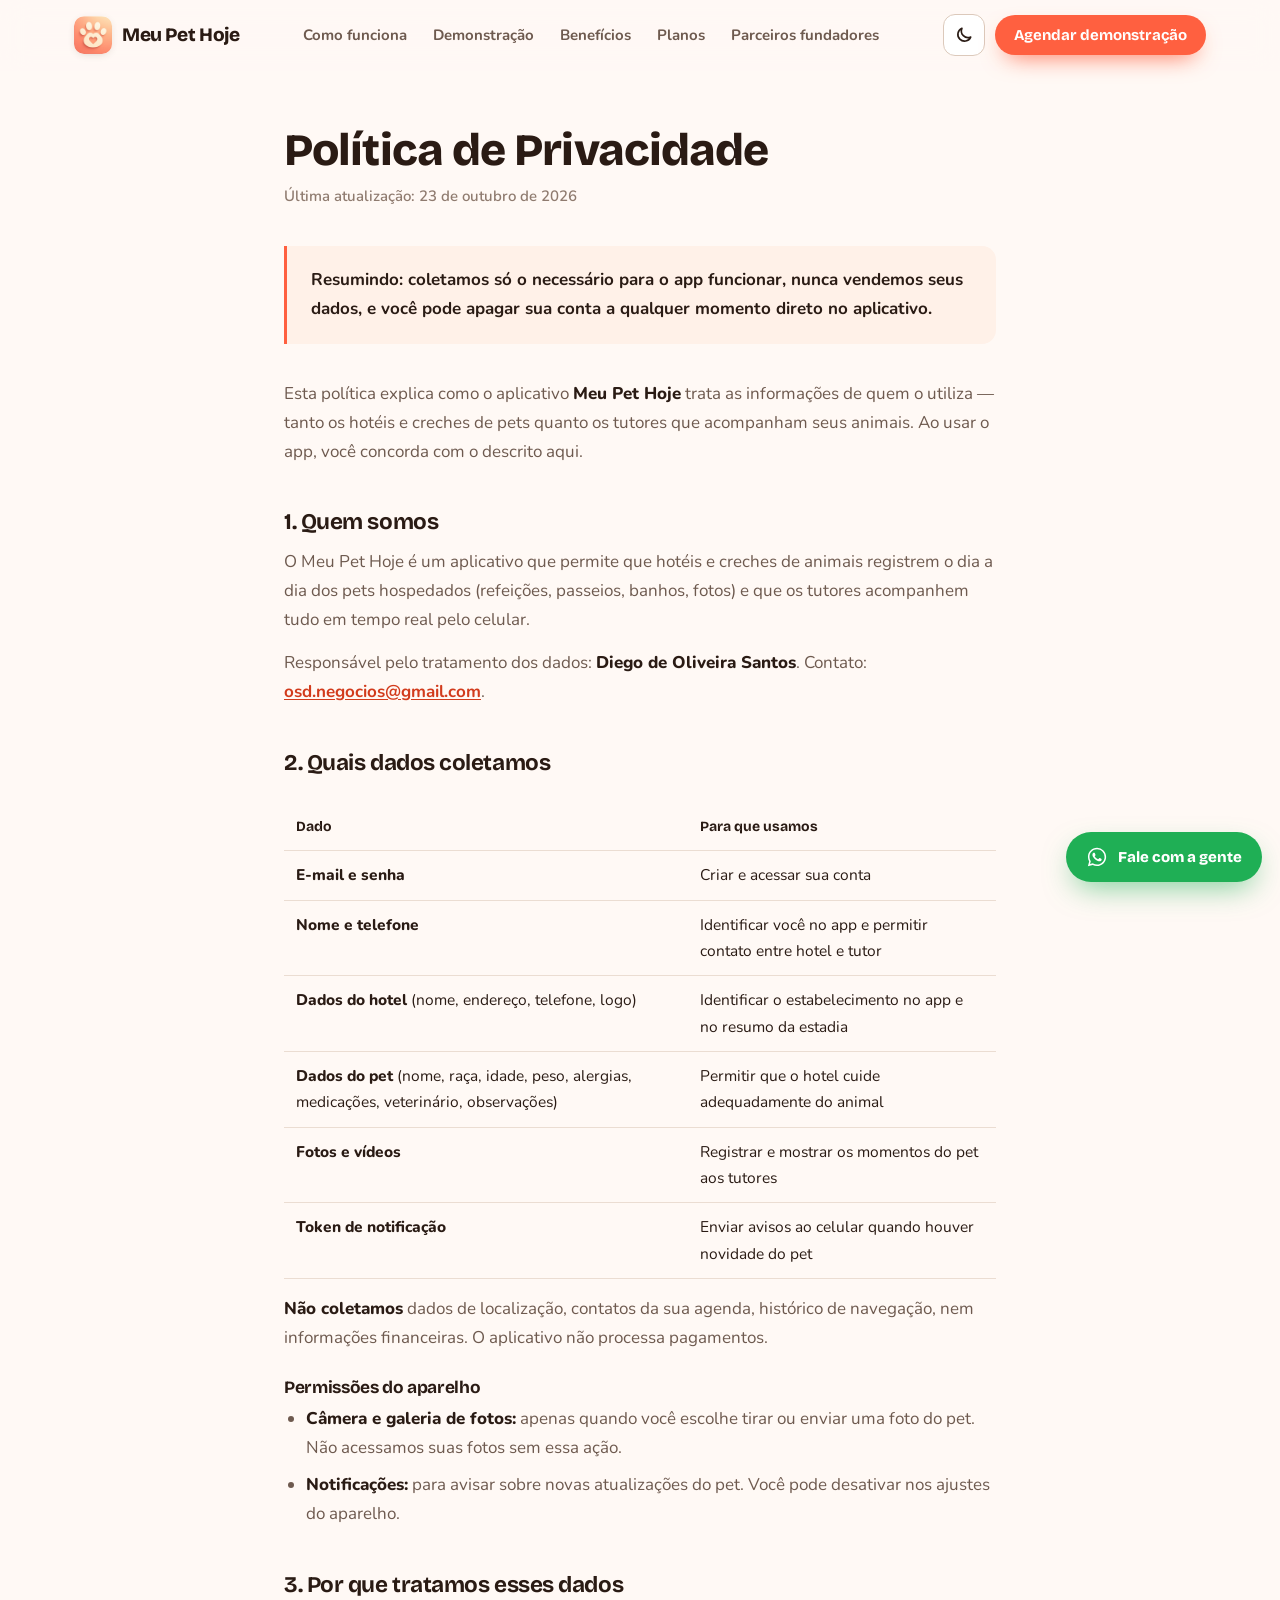
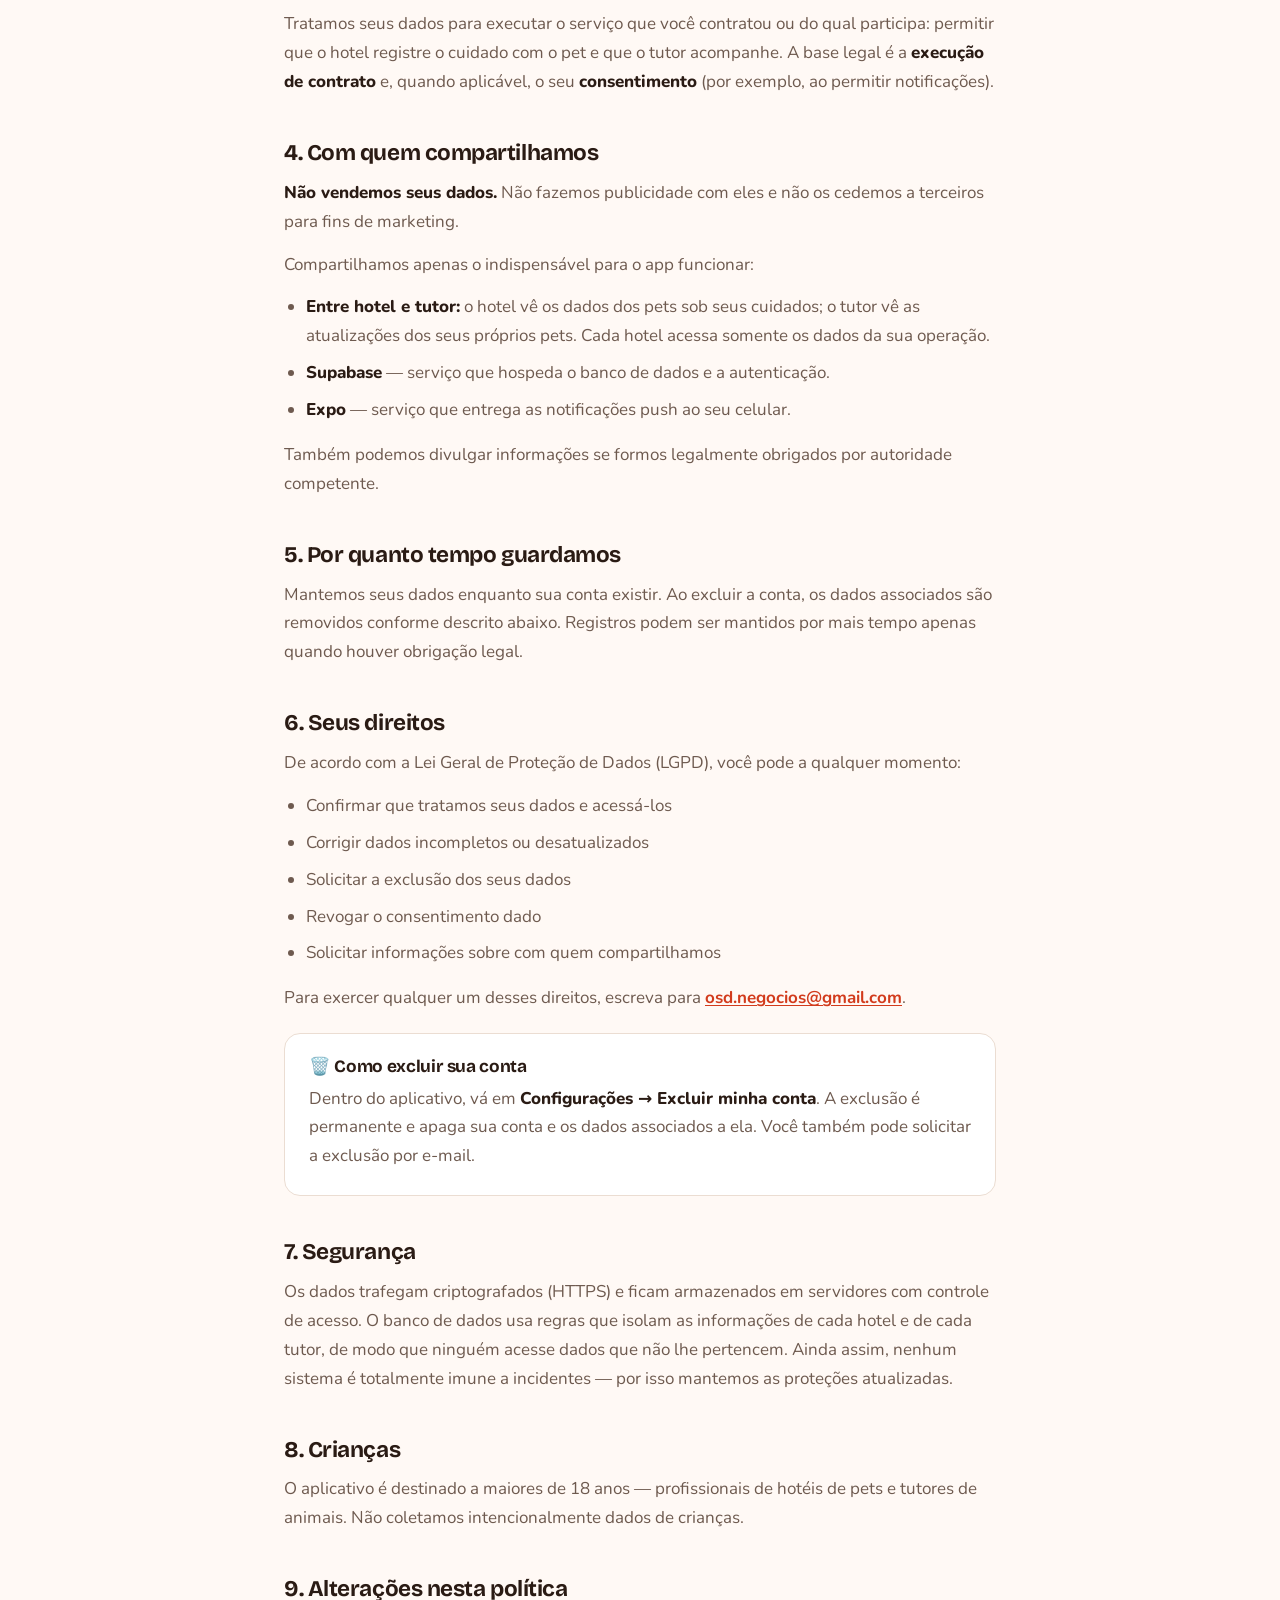
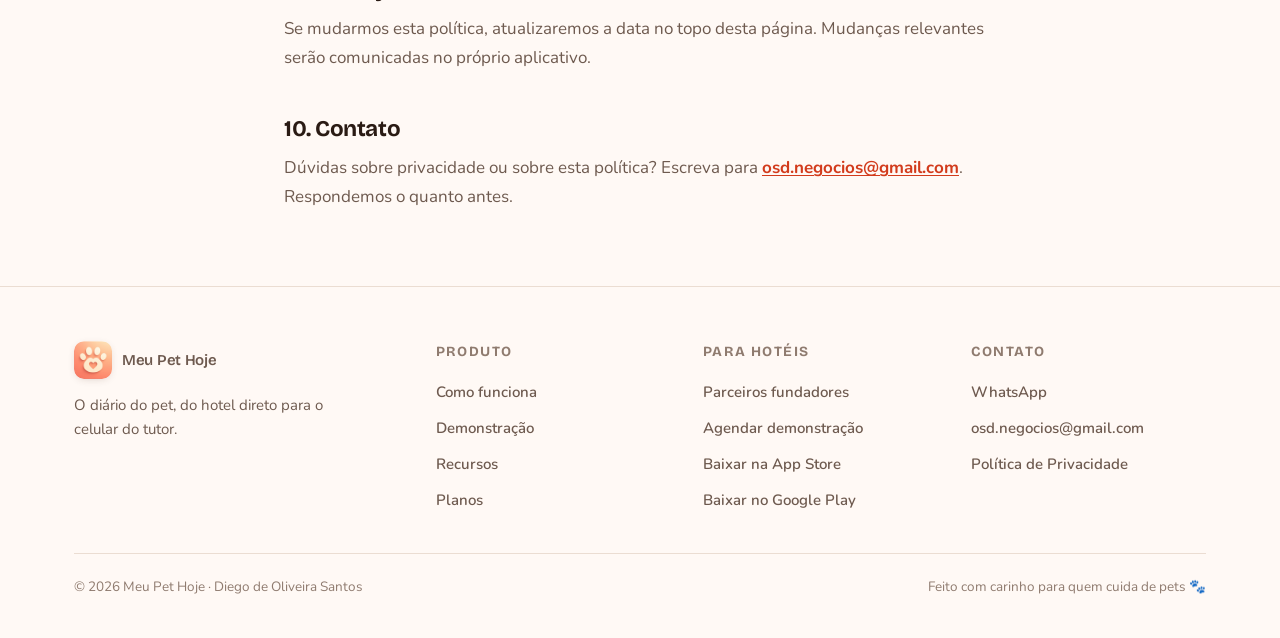
<file: privacidade.html>
<!doctype html>
<html lang="pt-BR">
<head>
<meta charset="utf-8" />
<meta name="viewport" content="width=device-width, initial-scale=1" />
<title>Política de Privacidade — Meu Pet Hoje</title>
<meta name="description" content="Política de Privacidade do aplicativo Meu Pet Hoje: quais dados coletamos, por que, com quem compartilhamos e como excluir sua conta." />
<link rel="canonical" href="https://meupethoje.com.br/privacidade.html" />
<meta name="robots" content="index, follow" />
<meta name="theme-color" content="#FF6040" />
<meta property="og:type" content="website" />
<meta property="og:locale" content="pt_BR" />
<meta property="og:site_name" content="Meu Pet Hoje" />
<meta property="og:title" content="Política de Privacidade — Meu Pet Hoje" />
<meta property="og:description" content="Política de Privacidade do aplicativo Meu Pet Hoje: quais dados coletamos, por que, com quem compartilhamos e como excluir sua conta." />
<meta property="og:url" content="https://meupethoje.com.br/privacidade.html" />
<meta property="og:image" content="https://meupethoje.com.br/assets/img/og-image.jpg" />
<meta property="og:image:width" content="1200" />
<meta property="og:image:height" content="630" />
<meta name="twitter:card" content="summary_large_image" />
<link rel="icon" href="/favicon.ico" sizes="any" />
<link rel="icon" type="image/png" sizes="32x32" href="/assets/img/favicon-32.png" />
<link rel="apple-touch-icon" href="/assets/img/apple-touch-icon.png" />
<link rel="manifest" href="/site.webmanifest" />
<link rel="preload" href="/assets/fonts/bricolage-grotesque-latin-800-normal.woff2" as="font" type="font/woff2" crossorigin />
<link rel="preload" href="/assets/fonts/nunito-latin-400-normal.woff2" as="font" type="font/woff2" crossorigin />
<link rel="stylesheet" href="/assets/css/site.css?v=4" />
<style> .legal { max-width: 760px; margin: 0 auto; padding: 56px 24px 40px; line-height: 1.7; } .legal h1 { font-size: clamp(2rem, 5vw, 2.8rem); margin: 0 0 10px; } .legal .updated { color: var(--ink-faint); font-size: 15px; font-weight: 600; margin: 0 0 36px; } .legal h2 { font-weight: 700; font-size: 1.4rem; margin: 44px 0 14px; } .legal h3 { font-weight: 700; font-size: 1.08rem; margin: 26px 0 8px; } .legal p, .legal li { color: var(--ink-soft); } .legal p { margin: 0 0 14px; } .legal ul { padding-left: 22px; margin: 0 0 16px; } .legal li { margin-bottom: 8px; } .legal strong { color: var(--ink); font-weight: 800; } .legal a { color: var(--accent-deep); font-weight: 700; text-decoration: underline; text-underline-offset: 2px; } .legal .lead { background: var(--surface-2); border-left: 3px solid var(--accent); border-radius: 0 14px 14px 0; padding: 20px 24px; margin: 0 0 36px; } .legal .lead p { margin: 0; color: var(--ink); font-weight: 700; } .legal .box { background: var(--surface); border: 1px solid var(--line); border-radius: 16px; padding: 24px; margin: 20px 0; } .legal table { width: 100%; border-collapse: collapse; margin: 16px 0; font-size: 15.5px; } .legal th, .legal td { text-align: left; padding: 11px 12px; border-bottom: 1px solid var(--line); vertical-align: top; } .legal th { font-family: var(--display); font-weight: 700; color: var(--ink); font-size: 14px; } .legal .tbl-scroll { overflow-x: auto; } @media (max-width: 480px) { .legal { padding: 40px 16px 24px; } .legal th, .legal td { padding: 10px 6px; } } </style>
</head>
<body>
<svg width="0" height="0" style="position:absolute" aria-hidden="true">
  <symbol id="i-wa" viewBox="0 0 24 24"><path fill="currentColor" d="M12.04 2C6.58 2 2.13 6.45 2.13 11.91c0 1.75.46 3.45 1.32 4.95L2.05 22l5.25-1.38a9.9 9.9 0 0 0 4.74 1.21h.01c5.46 0 9.91-4.45 9.91-9.91 0-2.65-1.03-5.14-2.9-7.01A9.82 9.82 0 0 0 12.04 2Zm0 18.15h-.01a8.23 8.23 0 0 1-4.2-1.15l-.3-.18-3.12.82.83-3.04-.2-.31a8.2 8.2 0 0 1-1.26-4.38c0-4.54 3.7-8.24 8.25-8.24 2.2 0 4.27.86 5.83 2.42a8.18 8.18 0 0 1 2.41 5.83c0 4.54-3.7 8.23-8.23 8.23Zm4.52-6.16c-.25-.12-1.47-.72-1.69-.81-.23-.08-.39-.12-.56.13-.16.25-.64.81-.78.97-.14.17-.29.19-.54.06-.25-.12-1.05-.39-1.99-1.23-.74-.66-1.23-1.47-1.38-1.72-.14-.25-.02-.38.11-.51.11-.11.25-.29.37-.43.13-.15.17-.25.25-.42.08-.17.04-.31-.02-.43-.06-.13-.56-1.34-.76-1.84-.2-.48-.41-.42-.56-.43h-.48c-.17 0-.43.06-.66.31-.22.25-.86.85-.86 2.07 0 1.22.89 2.4 1.01 2.56.12.17 1.75 2.67 4.23 3.74.59.26 1.05.41 1.41.52.59.19 1.13.16 1.56.1.48-.07 1.47-.6 1.67-1.18.21-.58.21-1.07.14-1.18-.06-.1-.22-.16-.47-.29Z"/></symbol>
  <symbol id="i-gplay" viewBox="0 0 24 24"><path fill="#00D7FE" d="M3.6 2.3c-.3.3-.4.7-.4 1.3v16.8c0 .6.1 1 .4 1.3l.1.1 9.4-9.4v-.2L3.7 2.2z"/><path fill="#FFCE00" d="M16.2 15.5l-3.1-3.1v-.2l3.1-3.1.1.1 3.7 2.1c1.1.6 1.1 1.6 0 2.2l-3.7 2.1z"/><path fill="#FF3A44" d="M16.3 15.4L13.1 12.3l-9.5 9.4c.4.4.9.4 1.6.1l11.1-6.4"/><path fill="#00F076" d="M16.3 9.2L5.2 2.9c-.7-.4-1.2-.3-1.6.1l9.5 9.3z"/></symbol>
  <symbol id="i-apple" viewBox="0 0 24 24"><path fill="currentColor" d="M16.37 12.6c-.02-2.3 1.88-3.4 1.96-3.46-1.07-1.56-2.73-1.77-3.32-1.8-1.41-.14-2.76.83-3.48.83-.72 0-1.83-.81-3-.79-1.55.02-2.97.9-3.77 2.28-1.6 2.79-.41 6.92 1.16 9.18.76 1.11 1.67 2.35 2.87 2.31 1.15-.05 1.58-.75 2.97-.75 1.39 0 1.78.75 3 .72 1.24-.02 2.02-1.13 2.78-2.24.87-1.28 1.23-2.52 1.25-2.59-.03-.01-2.4-.92-2.42-3.69ZM14.1 5.82c.64-.77 1.07-1.85.95-2.92-.92.04-2.03.61-2.69 1.38-.59.68-1.1 1.77-.96 2.82 1.02.08 2.06-.52 2.7-1.28Z"/></symbol>
  <symbol id="i-menu" viewBox="0 0 24 24"><path fill="none" stroke="currentColor" stroke-width="2" stroke-linecap="round" d="M4 7h16M4 12h16M4 17h16"/></symbol>
  <symbol id="i-sun" viewBox="0 0 24 24"><g fill="none" stroke="currentColor" stroke-width="2" stroke-linecap="round"><circle cx="12" cy="12" r="4.2"/><path d="M12 2.5v2.2M12 19.3v2.2M2.5 12h2.2M19.3 12h2.2M5.3 5.3l1.6 1.6M17.1 17.1l1.6 1.6M5.3 18.7l1.6-1.6M17.1 6.9l1.6-1.6"/></g></symbol>
  <symbol id="i-moon" viewBox="0 0 24 24"><path fill="none" stroke="currentColor" stroke-width="2" stroke-linejoin="round" d="M20 14.5A8 8 0 0 1 9.5 4a8 8 0 1 0 10.5 10.5Z"/></symbol>
  <symbol id="i-mail" viewBox="0 0 24 24"><path fill="none" stroke="currentColor" stroke-width="2" stroke-linejoin="round" d="M3 6h18v12H3zM3 7l9 6 9-6"/></symbol>
</svg>
<a class="skip" href="#conteudo">Pular para o conteúdo</a>
<header class="nav" id="nav">
  <div class="wrap nav-inner">
    <a class="brand" href="/" aria-label="Meu Pet Hoje — página inicial"><img src="/assets/img/logo-96.png" width="38" height="38" alt="" /> Meu Pet Hoje</a>
    <nav class="nav-links" aria-label="Principal">
      <a href="/#como">Como funciona</a>
      <a href="/#demonstracao">Demonstração</a>
      <a href="/#beneficios">Benefícios</a>
      <a href="/#planos">Planos</a>
      <a href="/parceiros.html">Parceiros fundadores</a>
    </nav>
    <div class="nav-right">
      <button class="icon-btn" id="themeBtn" type="button" aria-label="Alternar tema"><svg><use href="#i-moon"/></svg></button>
      <a class="btn btn-primary btn-sm" data-wa="demo" href="https://wa.me/13129897348">Agendar demonstração</a>
      <button class="icon-btn menu-btn" id="menuBtn" type="button" aria-label="Abrir menu" aria-expanded="false" aria-controls="drawer"><svg><use href="#i-menu"/></svg></button>
    </div>
  </div>
</header>
<nav class="drawer" id="drawer" aria-label="Menu">
  <a class="dl" href="/#como">Como funciona</a>
  <a class="dl" href="/#demonstracao">Demonstração</a>
  <a class="dl" href="/#beneficios">Benefícios</a>
  <a class="dl" href="/#planos">Planos</a>
  <a class="dl" href="/parceiros.html">Parceiros fundadores</a>
  <a class="btn btn-wa" data-wa="demo" href="https://wa.me/13129897348"><svg><use href="#i-wa"/></svg> Agendar demonstração</a>
</nav>
<main id="conteudo" class="legal">
  <h1>Política de Privacidade</h1>
  <p class="updated">Última atualização: 23 de outubro de 2026</p>

  <div class="lead">
    <p>Resumindo: coletamos só o necessário para o app funcionar, nunca vendemos seus dados, e você pode apagar sua conta a qualquer momento direto no aplicativo.</p>
  </div>

  <p>Esta política explica como o aplicativo <strong>Meu Pet Hoje</strong> trata as informações de quem o utiliza — tanto os hotéis e creches de pets quanto os tutores que acompanham seus animais. Ao usar o app, você concorda com o descrito aqui.</p>

  <h2>1. Quem somos</h2>
  <p>O Meu Pet Hoje é um aplicativo que permite que hotéis e creches de animais registrem o dia a dia dos pets hospedados (refeições, passeios, banhos, fotos) e que os tutores acompanhem tudo em tempo real pelo celular.</p>
  <p>Responsável pelo tratamento dos dados: <strong>Diego de Oliveira Santos</strong>. Contato: <a href="mailto:osd.negocios@gmail.com">osd.negocios@gmail.com</a>.</p>

  <h2>2. Quais dados coletamos</h2>

  <div class="tbl-scroll">
    <table>
      <thead>
        <tr><th>Dado</th><th>Para que usamos</th></tr>
      </thead>
      <tbody>
        <tr><td><strong>E-mail e senha</strong></td><td>Criar e acessar sua conta</td></tr>
        <tr><td><strong>Nome e telefone</strong></td><td>Identificar você no app e permitir contato entre hotel e tutor</td></tr>
        <tr><td><strong>Dados do hotel</strong> (nome, endereço, telefone, logo)</td><td>Identificar o estabelecimento no app e no resumo da estadia</td></tr>
        <tr><td><strong>Dados do pet</strong> (nome, raça, idade, peso, alergias, medicações, veterinário, observações)</td><td>Permitir que o hotel cuide adequadamente do animal</td></tr>
        <tr><td><strong>Fotos e vídeos</strong></td><td>Registrar e mostrar os momentos do pet aos tutores</td></tr>
        <tr><td><strong>Token de notificação</strong></td><td>Enviar avisos ao celular quando houver novidade do pet</td></tr>
      </tbody>
    </table>
  </div>

  <p><strong>Não coletamos</strong> dados de localização, contatos da sua agenda, histórico de navegação, nem informações financeiras. O aplicativo não processa pagamentos.</p>

  <h3>Permissões do aparelho</h3>
  <ul>
    <li><strong>Câmera e galeria de fotos:</strong> apenas quando você escolhe tirar ou enviar uma foto do pet. Não acessamos suas fotos sem essa ação.</li>
    <li><strong>Notificações:</strong> para avisar sobre novas atualizações do pet. Você pode desativar nos ajustes do aparelho.</li>
  </ul>

  <h2>3. Por que tratamos esses dados</h2>
  <p>Tratamos seus dados para executar o serviço que você contratou ou do qual participa: permitir que o hotel registre o cuidado com o pet e que o tutor acompanhe. A base legal é a <strong>execução de contrato</strong> e, quando aplicável, o seu <strong>consentimento</strong> (por exemplo, ao permitir notificações).</p>

  <h2>4. Com quem compartilhamos</h2>
  <p><strong>Não vendemos seus dados.</strong> Não fazemos publicidade com eles e não os cedemos a terceiros para fins de marketing.</p>
  <p>Compartilhamos apenas o indispensável para o app funcionar:</p>
  <ul>
    <li><strong>Entre hotel e tutor:</strong> o hotel vê os dados dos pets sob seus cuidados; o tutor vê as atualizações dos seus próprios pets. Cada hotel acessa somente os dados da sua operação.</li>
    <li><strong>Supabase</strong> — serviço que hospeda o banco de dados e a autenticação.</li>
    <li><strong>Expo</strong> — serviço que entrega as notificações push ao seu celular.</li>
  </ul>
  <p>Também podemos divulgar informações se formos legalmente obrigados por autoridade competente.</p>

  <h2>5. Por quanto tempo guardamos</h2>
  <p>Mantemos seus dados enquanto sua conta existir. Ao excluir a conta, os dados associados são removidos conforme descrito abaixo. Registros podem ser mantidos por mais tempo apenas quando houver obrigação legal.</p>

  <h2>6. Seus direitos</h2>
  <p>De acordo com a Lei Geral de Proteção de Dados (LGPD), você pode a qualquer momento:</p>
  <ul>
    <li>Confirmar que tratamos seus dados e acessá-los</li>
    <li>Corrigir dados incompletos ou desatualizados</li>
    <li>Solicitar a exclusão dos seus dados</li>
    <li>Revogar o consentimento dado</li>
    <li>Solicitar informações sobre com quem compartilhamos</li>
  </ul>
  <p>Para exercer qualquer um desses direitos, escreva para <a href="mailto:osd.negocios@gmail.com">osd.negocios@gmail.com</a>.</p>

  <div class="box">
    <h3 style="margin-top:0">🗑️ Como excluir sua conta</h3>
    <p style="margin-bottom:0">Dentro do aplicativo, vá em <strong>Configurações → Excluir minha conta</strong>. A exclusão é permanente e apaga sua conta e os dados associados a ela. Você também pode solicitar a exclusão por e-mail.</p>
  </div>

  <h2>7. Segurança</h2>
  <p>Os dados trafegam criptografados (HTTPS) e ficam armazenados em servidores com controle de acesso. O banco de dados usa regras que isolam as informações de cada hotel e de cada tutor, de modo que ninguém acesse dados que não lhe pertencem. Ainda assim, nenhum sistema é totalmente imune a incidentes — por isso mantemos as proteções atualizadas.</p>

  <h2>8. Crianças</h2>
  <p>O aplicativo é destinado a maiores de 18 anos — profissionais de hotéis de pets e tutores de animais. Não coletamos intencionalmente dados de crianças.</p>

  <h2>9. Alterações nesta política</h2>
  <p>Se mudarmos esta política, atualizaremos a data no topo desta página. Mudanças relevantes serão comunicadas no próprio aplicativo.</p>

  <h2>10. Contato</h2>
  <p>Dúvidas sobre privacidade ou sobre esta política? Escreva para <a href="mailto:osd.negocios@gmail.com">osd.negocios@gmail.com</a>. Respondemos o quanto antes.</p>
</main>
<footer class="ft">
  <div class="wrap">
    <div class="ft-grid">
      <div>
        <a class="brand" href="/"><img src="/assets/img/logo-96.png" width="38" height="38" alt="" /> Meu Pet Hoje</a>
        <p class="ft-note">O diário do pet, do hotel direto para o celular do tutor.</p>
      </div>
      <div>
        <h4>Produto</h4>
        <ul>
          <li><a href="/#como">Como funciona</a></li>
          <li><a href="/#demonstracao">Demonstração</a></li>
          <li><a href="/#recursos">Recursos</a></li>
          <li><a href="/#planos">Planos</a></li>
        </ul>
      </div>
      <div>
        <h4>Para hotéis</h4>
        <ul>
          <li><a href="/parceiros.html">Parceiros fundadores</a></li>
          <li><a data-wa="demo" href="https://wa.me/13129897348">Agendar demonstração</a></li>
          <li><a data-appstore href="https://apps.apple.com/br/app/meu-pet-hoje/id6774032771">Baixar na App Store</a></li>
          <li><a data-playstore href="https://play.google.com/store/apps/details?id=com.meupethoje.app">Baixar no Google Play</a></li>
        </ul>
      </div>
      <div>
        <h4>Contato</h4>
        <ul>
          <li><a data-wa="Olá! Tenho uma dúvida sobre o Meu Pet Hoje." href="https://wa.me/13129897348">WhatsApp</a></li>
          <li><a data-email="Contato — Meu Pet Hoje" href="mailto:osd.negocios@gmail.com">osd.negocios@gmail.com</a></li>
          <li><a href="/privacidade.html">Política de Privacidade</a></li>
        </ul>
      </div>
    </div>
    <div class="ft-made"><span>© <span id="year">2026</span> Meu Pet Hoje · Diego de Oliveira Santos</span><span>Feito com carinho para quem cuida de pets 🐾</span></div>
  </div>
</footer>
<a class="wa-fab" data-wa="demo" href="https://wa.me/13129897348" aria-label="Falar no WhatsApp"><svg><use href="#i-wa"/></svg><span class="t">Fale com a gente</span></a>
<script src="/assets/js/site.js?v=6"></script>
</body>
</html>
</file>
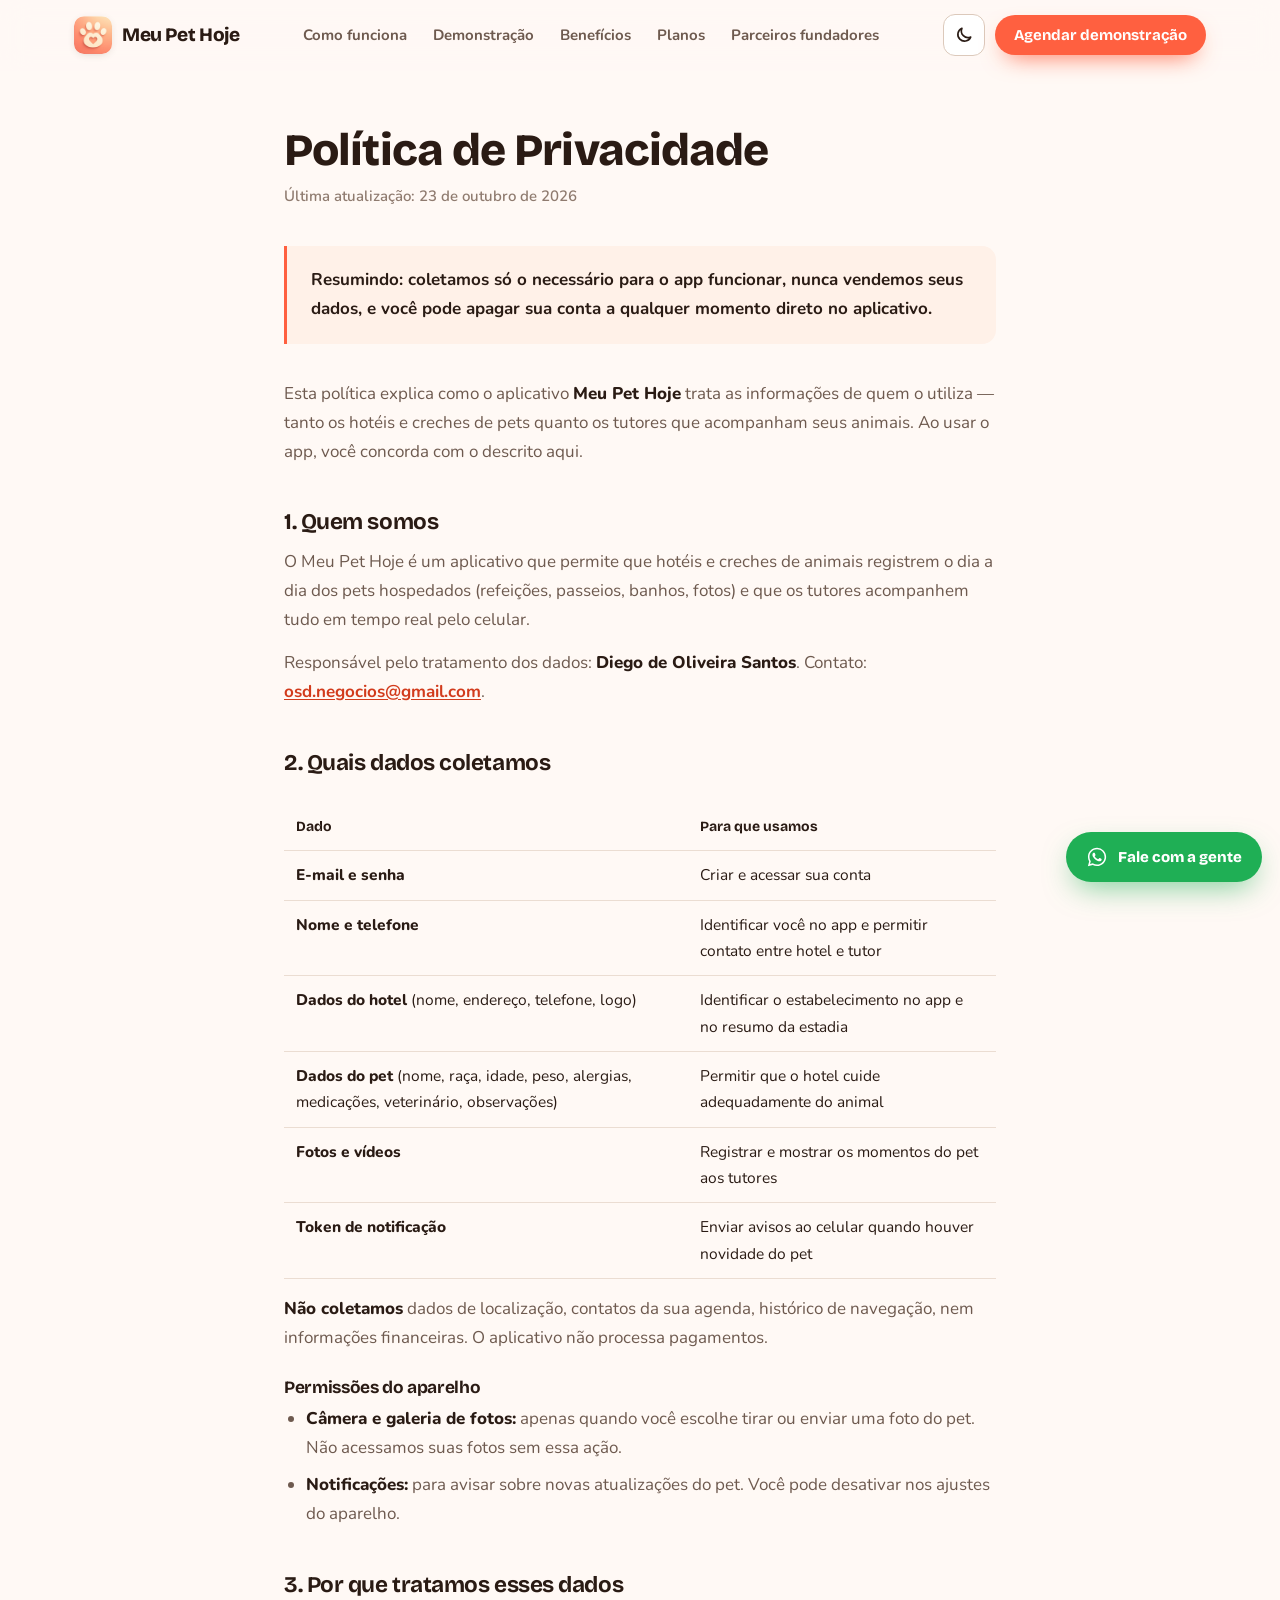
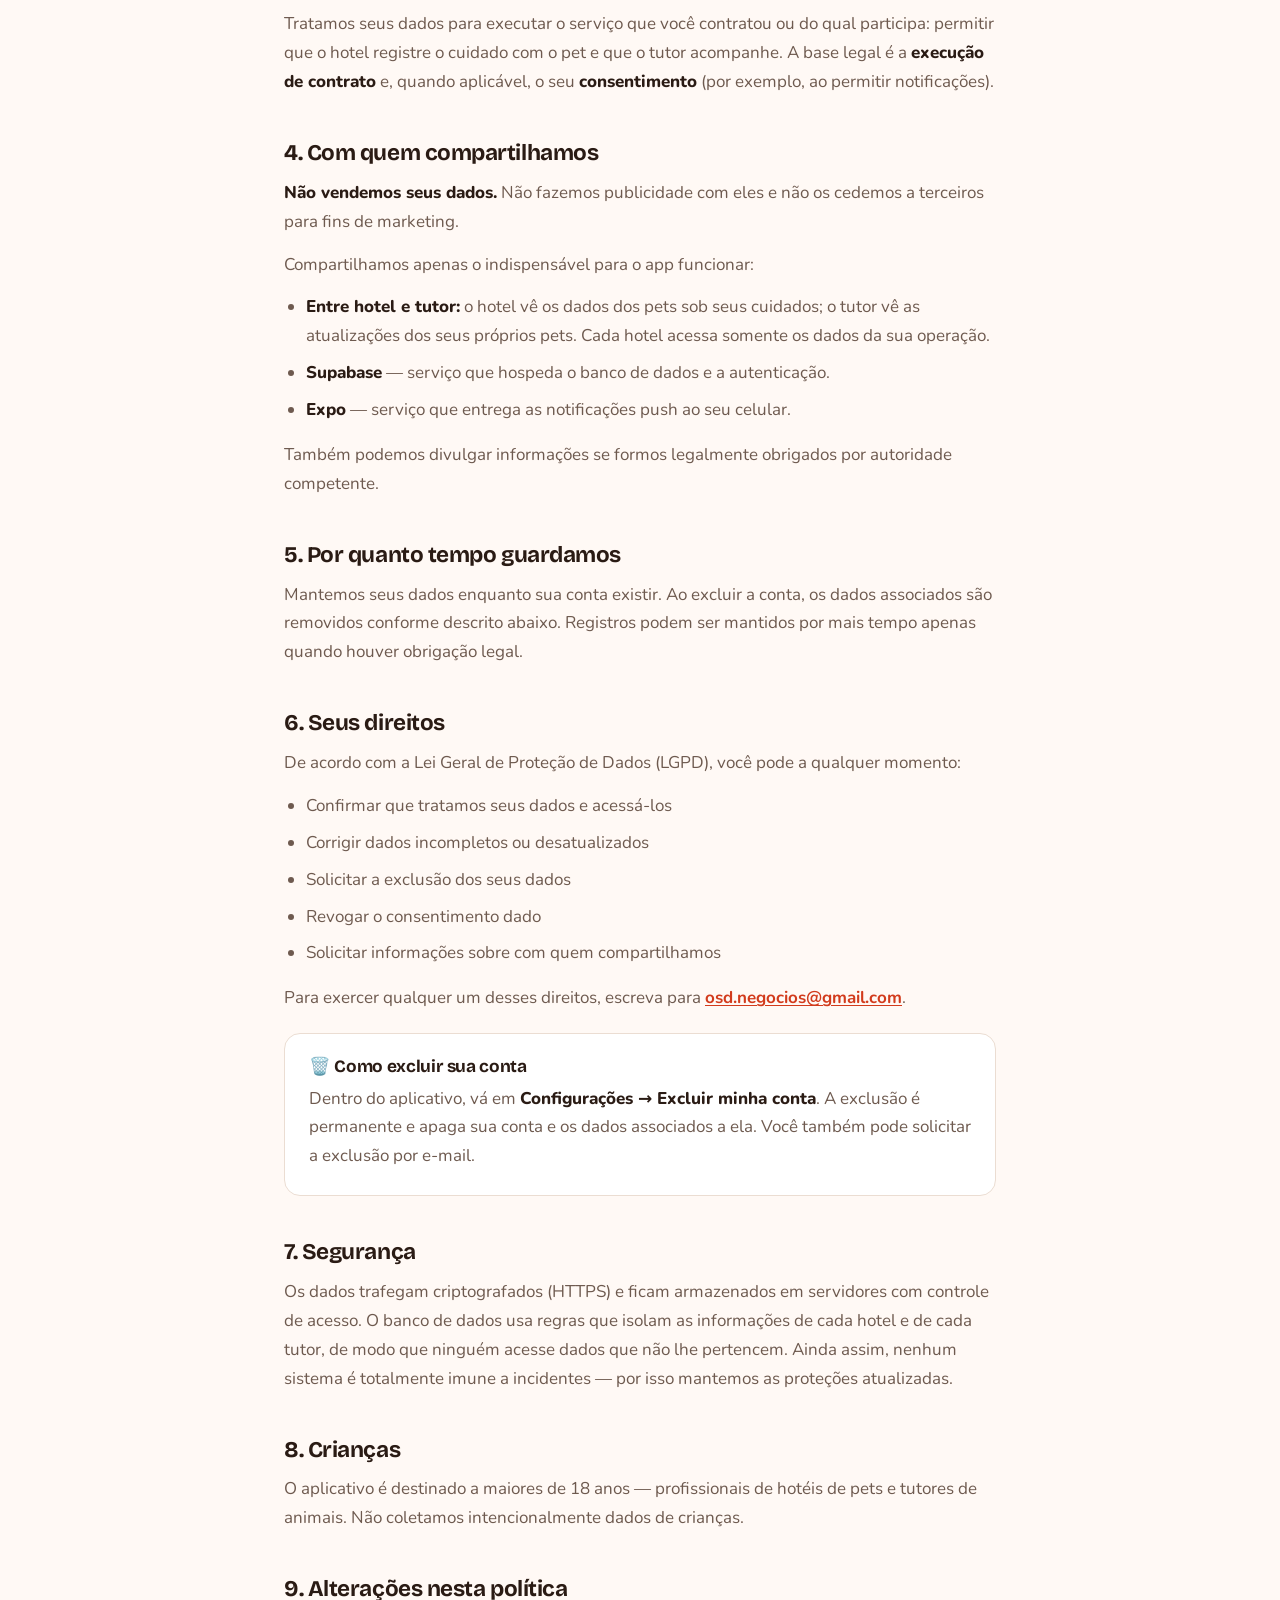
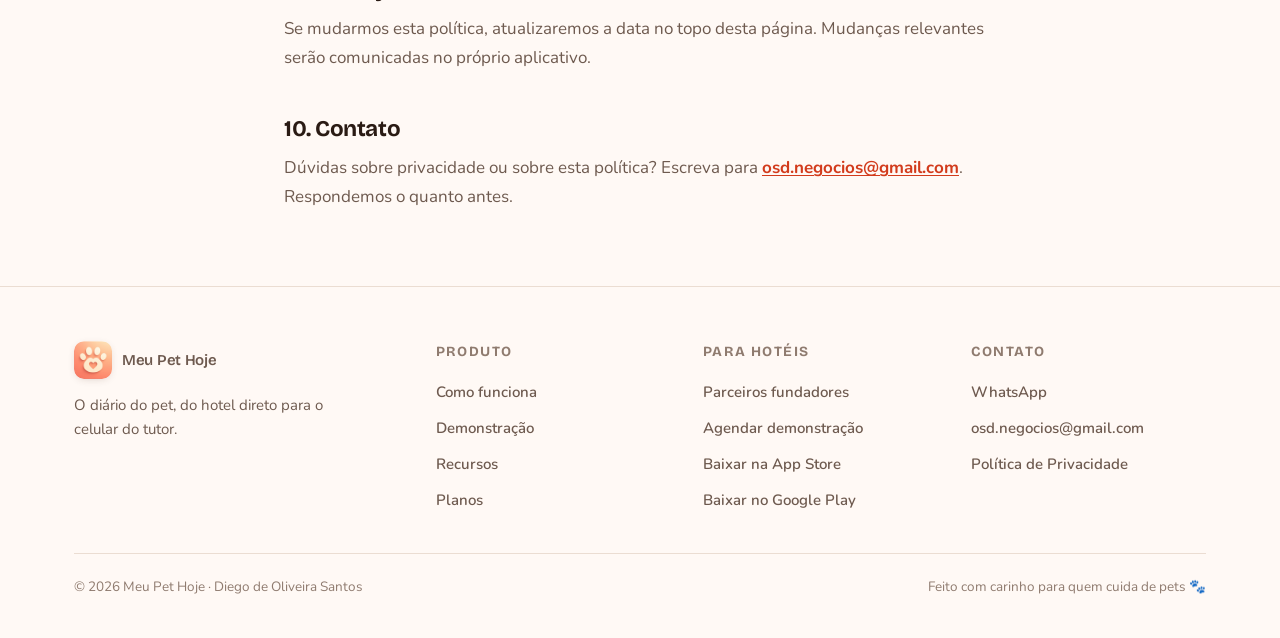
<file: privacy-policy.html>
<!doctype html>
<html lang="pt-BR">
<head>
<meta charset="utf-8" />
<meta name="viewport" content="width=device-width, initial-scale=1" />
<title>Política de Privacidade — Meu Pet Hoje</title>
<meta name="description" content="Política de Privacidade do aplicativo Meu Pet Hoje: quais dados coletamos, por que, com quem compartilhamos e como excluir sua conta." />
<link rel="canonical" href="https://meupethoje.com.br/privacidade.html" />
<meta name="robots" content="noindex, follow" />
<meta name="theme-color" content="#FF6040" />
<meta property="og:type" content="website" />
<meta property="og:locale" content="pt_BR" />
<meta property="og:site_name" content="Meu Pet Hoje" />
<meta property="og:title" content="Política de Privacidade — Meu Pet Hoje" />
<meta property="og:description" content="Política de Privacidade do aplicativo Meu Pet Hoje: quais dados coletamos, por que, com quem compartilhamos e como excluir sua conta." />
<meta property="og:url" content="https://meupethoje.com.br/privacidade.html" />
<meta property="og:image" content="https://meupethoje.com.br/assets/img/og-image.jpg" />
<meta property="og:image:width" content="1200" />
<meta property="og:image:height" content="630" />
<meta name="twitter:card" content="summary_large_image" />
<link rel="icon" href="/favicon.ico" sizes="any" />
<link rel="icon" type="image/png" sizes="32x32" href="/assets/img/favicon-32.png" />
<link rel="apple-touch-icon" href="/assets/img/apple-touch-icon.png" />
<link rel="manifest" href="/site.webmanifest" />
<link rel="preload" href="/assets/fonts/bricolage-grotesque-latin-800-normal.woff2" as="font" type="font/woff2" crossorigin />
<link rel="preload" href="/assets/fonts/nunito-latin-400-normal.woff2" as="font" type="font/woff2" crossorigin />
<link rel="stylesheet" href="/assets/css/site.css?v=4" />
<style> .legal { max-width: 760px; margin: 0 auto; padding: 56px 24px 40px; line-height: 1.7; } .legal h1 { font-size: clamp(2rem, 5vw, 2.8rem); margin: 0 0 10px; } .legal .updated { color: var(--ink-faint); font-size: 15px; font-weight: 600; margin: 0 0 36px; } .legal h2 { font-weight: 700; font-size: 1.4rem; margin: 44px 0 14px; } .legal h3 { font-weight: 700; font-size: 1.08rem; margin: 26px 0 8px; } .legal p, .legal li { color: var(--ink-soft); } .legal p { margin: 0 0 14px; } .legal ul { padding-left: 22px; margin: 0 0 16px; } .legal li { margin-bottom: 8px; } .legal strong { color: var(--ink); font-weight: 800; } .legal a { color: var(--accent-deep); font-weight: 700; text-decoration: underline; text-underline-offset: 2px; } .legal .lead { background: var(--surface-2); border-left: 3px solid var(--accent); border-radius: 0 14px 14px 0; padding: 20px 24px; margin: 0 0 36px; } .legal .lead p { margin: 0; color: var(--ink); font-weight: 700; } .legal .box { background: var(--surface); border: 1px solid var(--line); border-radius: 16px; padding: 24px; margin: 20px 0; } .legal table { width: 100%; border-collapse: collapse; margin: 16px 0; font-size: 15.5px; } .legal th, .legal td { text-align: left; padding: 11px 12px; border-bottom: 1px solid var(--line); vertical-align: top; } .legal th { font-family: var(--display); font-weight: 700; color: var(--ink); font-size: 14px; } .legal .tbl-scroll { overflow-x: auto; } @media (max-width: 480px) { .legal { padding: 40px 16px 24px; } .legal th, .legal td { padding: 10px 6px; } } </style>
</head>
<body>
<svg width="0" height="0" style="position:absolute" aria-hidden="true">
  <symbol id="i-wa" viewBox="0 0 24 24"><path fill="currentColor" d="M12.04 2C6.58 2 2.13 6.45 2.13 11.91c0 1.75.46 3.45 1.32 4.95L2.05 22l5.25-1.38a9.9 9.9 0 0 0 4.74 1.21h.01c5.46 0 9.91-4.45 9.91-9.91 0-2.65-1.03-5.14-2.9-7.01A9.82 9.82 0 0 0 12.04 2Zm0 18.15h-.01a8.23 8.23 0 0 1-4.2-1.15l-.3-.18-3.12.82.83-3.04-.2-.31a8.2 8.2 0 0 1-1.26-4.38c0-4.54 3.7-8.24 8.25-8.24 2.2 0 4.27.86 5.83 2.42a8.18 8.18 0 0 1 2.41 5.83c0 4.54-3.7 8.23-8.23 8.23Zm4.52-6.16c-.25-.12-1.47-.72-1.69-.81-.23-.08-.39-.12-.56.13-.16.25-.64.81-.78.97-.14.17-.29.19-.54.06-.25-.12-1.05-.39-1.99-1.23-.74-.66-1.23-1.47-1.38-1.72-.14-.25-.02-.38.11-.51.11-.11.25-.29.37-.43.13-.15.17-.25.25-.42.08-.17.04-.31-.02-.43-.06-.13-.56-1.34-.76-1.84-.2-.48-.41-.42-.56-.43h-.48c-.17 0-.43.06-.66.31-.22.25-.86.85-.86 2.07 0 1.22.89 2.4 1.01 2.56.12.17 1.75 2.67 4.23 3.74.59.26 1.05.41 1.41.52.59.19 1.13.16 1.56.1.48-.07 1.47-.6 1.67-1.18.21-.58.21-1.07.14-1.18-.06-.1-.22-.16-.47-.29Z"/></symbol>
  <symbol id="i-gplay" viewBox="0 0 24 24"><path fill="#00D7FE" d="M3.6 2.3c-.3.3-.4.7-.4 1.3v16.8c0 .6.1 1 .4 1.3l.1.1 9.4-9.4v-.2L3.7 2.2z"/><path fill="#FFCE00" d="M16.2 15.5l-3.1-3.1v-.2l3.1-3.1.1.1 3.7 2.1c1.1.6 1.1 1.6 0 2.2l-3.7 2.1z"/><path fill="#FF3A44" d="M16.3 15.4L13.1 12.3l-9.5 9.4c.4.4.9.4 1.6.1l11.1-6.4"/><path fill="#00F076" d="M16.3 9.2L5.2 2.9c-.7-.4-1.2-.3-1.6.1l9.5 9.3z"/></symbol>
  <symbol id="i-apple" viewBox="0 0 24 24"><path fill="currentColor" d="M16.37 12.6c-.02-2.3 1.88-3.4 1.96-3.46-1.07-1.56-2.73-1.77-3.32-1.8-1.41-.14-2.76.83-3.48.83-.72 0-1.83-.81-3-.79-1.55.02-2.97.9-3.77 2.28-1.6 2.79-.41 6.92 1.16 9.18.76 1.11 1.67 2.35 2.87 2.31 1.15-.05 1.58-.75 2.97-.75 1.39 0 1.78.75 3 .72 1.24-.02 2.02-1.13 2.78-2.24.87-1.28 1.23-2.52 1.25-2.59-.03-.01-2.4-.92-2.42-3.69ZM14.1 5.82c.64-.77 1.07-1.85.95-2.92-.92.04-2.03.61-2.69 1.38-.59.68-1.1 1.77-.96 2.82 1.02.08 2.06-.52 2.7-1.28Z"/></symbol>
  <symbol id="i-menu" viewBox="0 0 24 24"><path fill="none" stroke="currentColor" stroke-width="2" stroke-linecap="round" d="M4 7h16M4 12h16M4 17h16"/></symbol>
  <symbol id="i-sun" viewBox="0 0 24 24"><g fill="none" stroke="currentColor" stroke-width="2" stroke-linecap="round"><circle cx="12" cy="12" r="4.2"/><path d="M12 2.5v2.2M12 19.3v2.2M2.5 12h2.2M19.3 12h2.2M5.3 5.3l1.6 1.6M17.1 17.1l1.6 1.6M5.3 18.7l1.6-1.6M17.1 6.9l1.6-1.6"/></g></symbol>
  <symbol id="i-moon" viewBox="0 0 24 24"><path fill="none" stroke="currentColor" stroke-width="2" stroke-linejoin="round" d="M20 14.5A8 8 0 0 1 9.5 4a8 8 0 1 0 10.5 10.5Z"/></symbol>
  <symbol id="i-mail" viewBox="0 0 24 24"><path fill="none" stroke="currentColor" stroke-width="2" stroke-linejoin="round" d="M3 6h18v12H3zM3 7l9 6 9-6"/></symbol>
</svg>
<a class="skip" href="#conteudo">Pular para o conteúdo</a>
<header class="nav" id="nav">
  <div class="wrap nav-inner">
    <a class="brand" href="/" aria-label="Meu Pet Hoje — página inicial"><img src="/assets/img/logo-96.png" width="38" height="38" alt="" /> Meu Pet Hoje</a>
    <nav class="nav-links" aria-label="Principal">
      <a href="/#como">Como funciona</a>
      <a href="/#demonstracao">Demonstração</a>
      <a href="/#beneficios">Benefícios</a>
      <a href="/#planos">Planos</a>
      <a href="/parceiros.html">Parceiros fundadores</a>
    </nav>
    <div class="nav-right">
      <button class="icon-btn" id="themeBtn" type="button" aria-label="Alternar tema"><svg><use href="#i-moon"/></svg></button>
      <a class="btn btn-primary btn-sm" data-wa="demo" href="https://wa.me/13129897348">Agendar demonstração</a>
      <button class="icon-btn menu-btn" id="menuBtn" type="button" aria-label="Abrir menu" aria-expanded="false" aria-controls="drawer"><svg><use href="#i-menu"/></svg></button>
    </div>
  </div>
</header>
<nav class="drawer" id="drawer" aria-label="Menu">
  <a class="dl" href="/#como">Como funciona</a>
  <a class="dl" href="/#demonstracao">Demonstração</a>
  <a class="dl" href="/#beneficios">Benefícios</a>
  <a class="dl" href="/#planos">Planos</a>
  <a class="dl" href="/parceiros.html">Parceiros fundadores</a>
  <a class="btn btn-wa" data-wa="demo" href="https://wa.me/13129897348"><svg><use href="#i-wa"/></svg> Agendar demonstração</a>
</nav>
<main id="conteudo" class="legal">
  <h1>Política de Privacidade</h1>
  <p class="updated">Última atualização: 23 de outubro de 2026</p>

  <div class="lead">
    <p>Resumindo: coletamos só o necessário para o app funcionar, nunca vendemos seus dados, e você pode apagar sua conta a qualquer momento direto no aplicativo.</p>
  </div>

  <p>Esta política explica como o aplicativo <strong>Meu Pet Hoje</strong> trata as informações de quem o utiliza — tanto os hotéis e creches de pets quanto os tutores que acompanham seus animais. Ao usar o app, você concorda com o descrito aqui.</p>

  <h2>1. Quem somos</h2>
  <p>O Meu Pet Hoje é um aplicativo que permite que hotéis e creches de animais registrem o dia a dia dos pets hospedados (refeições, passeios, banhos, fotos) e que os tutores acompanhem tudo em tempo real pelo celular.</p>
  <p>Responsável pelo tratamento dos dados: <strong>Diego de Oliveira Santos</strong>. Contato: <a href="mailto:osd.negocios@gmail.com">osd.negocios@gmail.com</a>.</p>

  <h2>2. Quais dados coletamos</h2>

  <div class="tbl-scroll">
    <table>
      <thead>
        <tr><th>Dado</th><th>Para que usamos</th></tr>
      </thead>
      <tbody>
        <tr><td><strong>E-mail e senha</strong></td><td>Criar e acessar sua conta</td></tr>
        <tr><td><strong>Nome e telefone</strong></td><td>Identificar você no app e permitir contato entre hotel e tutor</td></tr>
        <tr><td><strong>Dados do hotel</strong> (nome, endereço, telefone, logo)</td><td>Identificar o estabelecimento no app e no resumo da estadia</td></tr>
        <tr><td><strong>Dados do pet</strong> (nome, raça, idade, peso, alergias, medicações, veterinário, observações)</td><td>Permitir que o hotel cuide adequadamente do animal</td></tr>
        <tr><td><strong>Fotos e vídeos</strong></td><td>Registrar e mostrar os momentos do pet aos tutores</td></tr>
        <tr><td><strong>Token de notificação</strong></td><td>Enviar avisos ao celular quando houver novidade do pet</td></tr>
      </tbody>
    </table>
  </div>

  <p><strong>Não coletamos</strong> dados de localização, contatos da sua agenda, histórico de navegação, nem informações financeiras. O aplicativo não processa pagamentos.</p>

  <h3>Permissões do aparelho</h3>
  <ul>
    <li><strong>Câmera e galeria de fotos:</strong> apenas quando você escolhe tirar ou enviar uma foto do pet. Não acessamos suas fotos sem essa ação.</li>
    <li><strong>Notificações:</strong> para avisar sobre novas atualizações do pet. Você pode desativar nos ajustes do aparelho.</li>
  </ul>

  <h2>3. Por que tratamos esses dados</h2>
  <p>Tratamos seus dados para executar o serviço que você contratou ou do qual participa: permitir que o hotel registre o cuidado com o pet e que o tutor acompanhe. A base legal é a <strong>execução de contrato</strong> e, quando aplicável, o seu <strong>consentimento</strong> (por exemplo, ao permitir notificações).</p>

  <h2>4. Com quem compartilhamos</h2>
  <p><strong>Não vendemos seus dados.</strong> Não fazemos publicidade com eles e não os cedemos a terceiros para fins de marketing.</p>
  <p>Compartilhamos apenas o indispensável para o app funcionar:</p>
  <ul>
    <li><strong>Entre hotel e tutor:</strong> o hotel vê os dados dos pets sob seus cuidados; o tutor vê as atualizações dos seus próprios pets. Cada hotel acessa somente os dados da sua operação.</li>
    <li><strong>Supabase</strong> — serviço que hospeda o banco de dados e a autenticação.</li>
    <li><strong>Expo</strong> — serviço que entrega as notificações push ao seu celular.</li>
  </ul>
  <p>Também podemos divulgar informações se formos legalmente obrigados por autoridade competente.</p>

  <h2>5. Por quanto tempo guardamos</h2>
  <p>Mantemos seus dados enquanto sua conta existir. Ao excluir a conta, os dados associados são removidos conforme descrito abaixo. Registros podem ser mantidos por mais tempo apenas quando houver obrigação legal.</p>

  <h2>6. Seus direitos</h2>
  <p>De acordo com a Lei Geral de Proteção de Dados (LGPD), você pode a qualquer momento:</p>
  <ul>
    <li>Confirmar que tratamos seus dados e acessá-los</li>
    <li>Corrigir dados incompletos ou desatualizados</li>
    <li>Solicitar a exclusão dos seus dados</li>
    <li>Revogar o consentimento dado</li>
    <li>Solicitar informações sobre com quem compartilhamos</li>
  </ul>
  <p>Para exercer qualquer um desses direitos, escreva para <a href="mailto:osd.negocios@gmail.com">osd.negocios@gmail.com</a>.</p>

  <div class="box">
    <h3 style="margin-top:0">🗑️ Como excluir sua conta</h3>
    <p style="margin-bottom:0">Dentro do aplicativo, vá em <strong>Configurações → Excluir minha conta</strong>. A exclusão é permanente e apaga sua conta e os dados associados a ela. Você também pode solicitar a exclusão por e-mail.</p>
  </div>

  <h2>7. Segurança</h2>
  <p>Os dados trafegam criptografados (HTTPS) e ficam armazenados em servidores com controle de acesso. O banco de dados usa regras que isolam as informações de cada hotel e de cada tutor, de modo que ninguém acesse dados que não lhe pertencem. Ainda assim, nenhum sistema é totalmente imune a incidentes — por isso mantemos as proteções atualizadas.</p>

  <h2>8. Crianças</h2>
  <p>O aplicativo é destinado a maiores de 18 anos — profissionais de hotéis de pets e tutores de animais. Não coletamos intencionalmente dados de crianças.</p>

  <h2>9. Alterações nesta política</h2>
  <p>Se mudarmos esta política, atualizaremos a data no topo desta página. Mudanças relevantes serão comunicadas no próprio aplicativo.</p>

  <h2>10. Contato</h2>
  <p>Dúvidas sobre privacidade ou sobre esta política? Escreva para <a href="mailto:osd.negocios@gmail.com">osd.negocios@gmail.com</a>. Respondemos o quanto antes.</p>
</main>
<footer class="ft">
  <div class="wrap">
    <div class="ft-grid">
      <div>
        <a class="brand" href="/"><img src="/assets/img/logo-96.png" width="38" height="38" alt="" /> Meu Pet Hoje</a>
        <p class="ft-note">O diário do pet, do hotel direto para o celular do tutor.</p>
      </div>
      <div>
        <h4>Produto</h4>
        <ul>
          <li><a href="/#como">Como funciona</a></li>
          <li><a href="/#demonstracao">Demonstração</a></li>
          <li><a href="/#recursos">Recursos</a></li>
          <li><a href="/#planos">Planos</a></li>
        </ul>
      </div>
      <div>
        <h4>Para hotéis</h4>
        <ul>
          <li><a href="/parceiros.html">Parceiros fundadores</a></li>
          <li><a data-wa="demo" href="https://wa.me/13129897348">Agendar demonstração</a></li>
          <li><a data-appstore href="https://apps.apple.com/br/app/meu-pet-hoje/id6774032771">Baixar na App Store</a></li>
          <li><a data-playstore href="https://play.google.com/store/apps/details?id=com.meupethoje.app">Baixar no Google Play</a></li>
        </ul>
      </div>
      <div>
        <h4>Contato</h4>
        <ul>
          <li><a data-wa="Olá! Tenho uma dúvida sobre o Meu Pet Hoje." href="https://wa.me/13129897348">WhatsApp</a></li>
          <li><a data-email="Contato — Meu Pet Hoje" href="mailto:osd.negocios@gmail.com">osd.negocios@gmail.com</a></li>
          <li><a href="/privacidade.html">Política de Privacidade</a></li>
        </ul>
      </div>
    </div>
    <div class="ft-made"><span>© <span id="year">2026</span> Meu Pet Hoje · Diego de Oliveira Santos</span><span>Feito com carinho para quem cuida de pets 🐾</span></div>
  </div>
</footer>
<a class="wa-fab" data-wa="demo" href="https://wa.me/13129897348" aria-label="Falar no WhatsApp"><svg><use href="#i-wa"/></svg><span class="t">Fale com a gente</span></a>
<script src="/assets/js/site.js?v=6"></script>
</body>
</html>
</file>
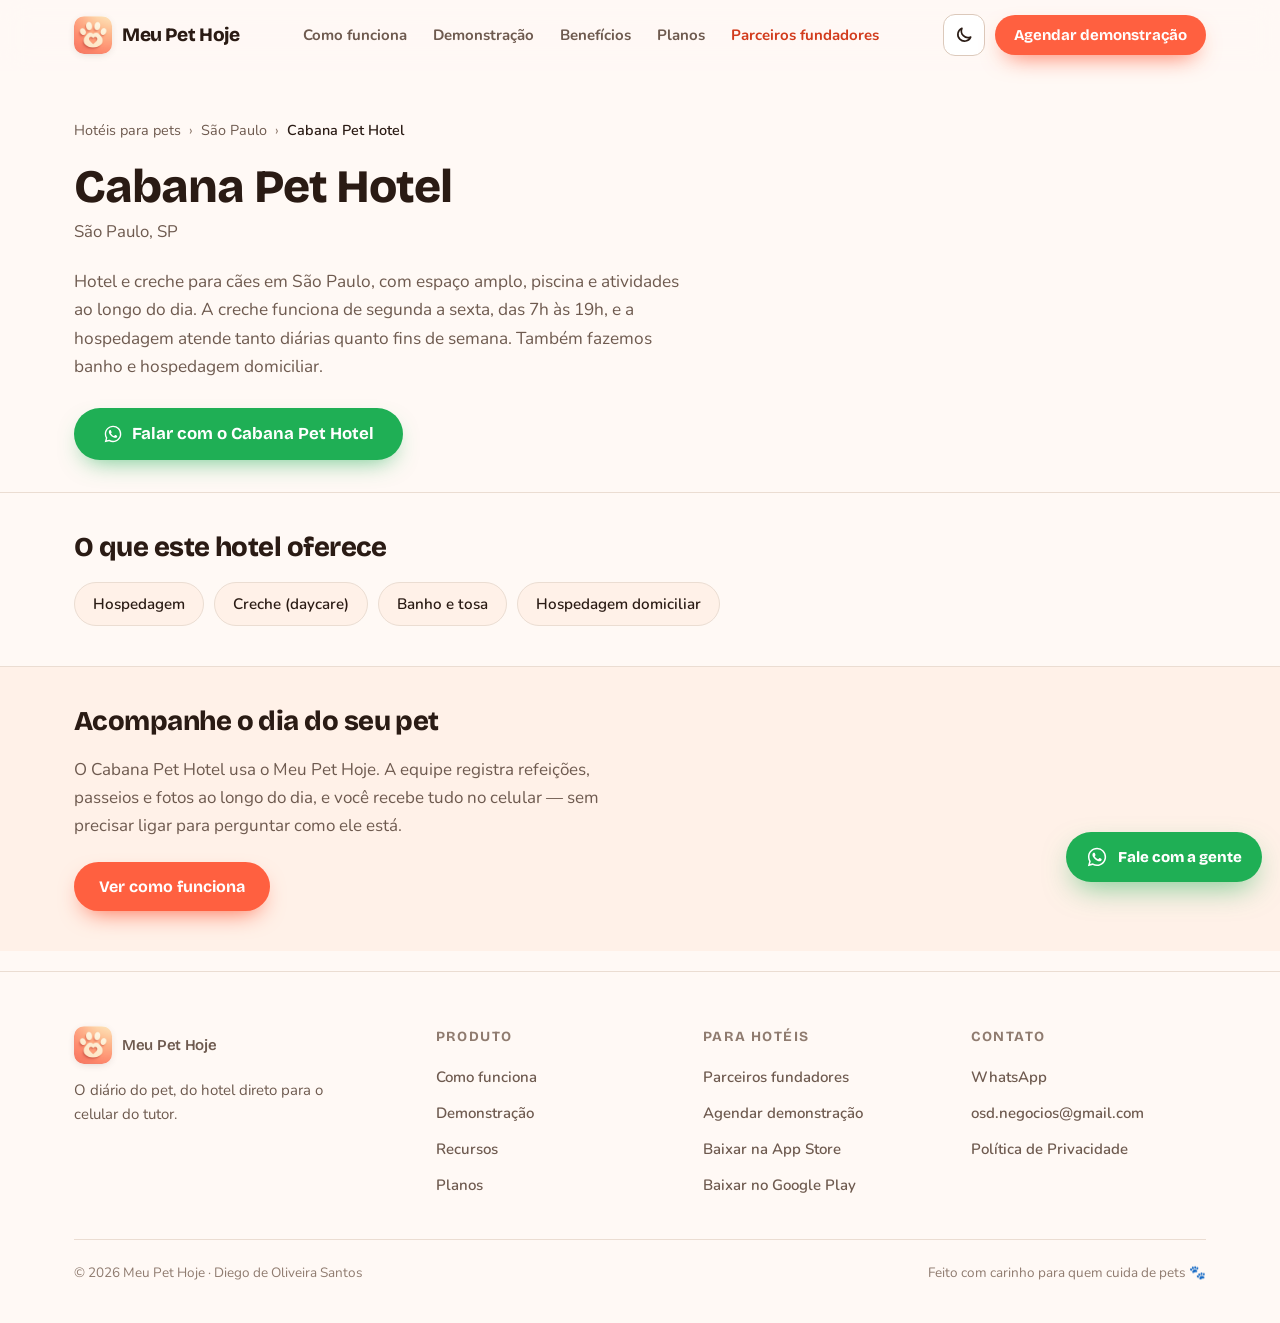
<file: hoteis/sao-paulo/cabana-pet-hotel.html>
<!doctype html>
<html lang="pt-BR">
<head>
<meta charset="utf-8" />
<meta name="viewport" content="width=device-width, initial-scale=1" />
<title>Cabana Pet Hotel — hotel para pets em São Paulo, SP | Meu Pet Hoje</title>
<meta name="description" content="Hotel e creche para cães em São Paulo, com espaço amplo, piscina e atividades ao longo do dia. A creche funciona de segunda a sexta, das 7h às 19h, e a…" />
<link rel="canonical" href="https://meupethoje.com.br/hoteis/sao-paulo/cabana-pet-hotel" />
<meta name="robots" content="index, follow" />
<meta name="theme-color" content="#FF6040" />
<meta property="og:type" content="website" />
<meta property="og:locale" content="pt_BR" />
<meta property="og:site_name" content="Meu Pet Hoje" />
<meta property="og:title" content="Cabana Pet Hotel — hotel para pets em São Paulo, SP | Meu Pet Hoje" />
<meta property="og:description" content="Hotel e creche para cães em São Paulo, com espaço amplo, piscina e atividades ao longo do dia. A creche funciona de segunda a sexta, das 7h às 19h, e a…" />
<meta property="og:url" content="https://meupethoje.com.br/hoteis/sao-paulo/cabana-pet-hotel" />
<meta property="og:image" content="https://meupethoje.com.br/assets/img/og-image.jpg" />
<meta name="twitter:card" content="summary_large_image" />
<link rel="icon" href="/favicon.ico" sizes="any" />
<link rel="icon" type="image/png" sizes="32x32" href="/assets/img/favicon-32.png" />
<link rel="apple-touch-icon" href="/assets/img/apple-touch-icon.png" />
<link rel="manifest" href="/site.webmanifest" />
<link rel="preload" href="/assets/fonts/bricolage-grotesque-latin-800-normal.woff2" as="font" type="font/woff2" crossorigin />
<link rel="preload" href="/assets/fonts/nunito-latin-400-normal.woff2" as="font" type="font/woff2" crossorigin />
<link rel="stylesheet" href="/assets/css/site.css?v=4" />
<link rel="stylesheet" href="/assets/css/vitrine.css?v=1" />
<script type="application/ld+json">{"@context":"https://schema.org","@graph":[{"@type":"LocalBusiness","@id":"https://meupethoje.com.br/hoteis/sao-paulo/cabana-pet-hotel","name":"Cabana Pet Hotel","description":"Hotel e creche para cães em São Paulo, com espaço amplo, piscina e atividades ao longo do dia. A creche funciona de segunda a sexta, das 7h às 19h, e a hospedagem atende tanto diárias quanto fins de semana. Também fazemos banho e hospedagem domiciliar.","url":"https://meupethoje.com.br/hoteis/sao-paulo/cabana-pet-hotel","address":{"@type":"PostalAddress","addressLocality":"São Paulo","addressRegion":"SP","addressCountry":"BR"},"makesOffer":[{"@type":"Offer","itemOffered":{"@type":"Service","name":"Hospedagem"}},{"@type":"Offer","itemOffered":{"@type":"Service","name":"Creche (daycare)"}},{"@type":"Offer","itemOffered":{"@type":"Service","name":"Banho e tosa"}},{"@type":"Offer","itemOffered":{"@type":"Service","name":"Hospedagem domiciliar"}}]},{"@context":"https://schema.org","@type":"BreadcrumbList","itemListElement":[{"@type":"ListItem","position":1,"name":"Hotéis para pets","item":"https://meupethoje.com.br/hoteis/"},{"@type":"ListItem","position":2,"name":"São Paulo","item":"https://meupethoje.com.br/hoteis/sao-paulo/"},{"@type":"ListItem","position":3,"name":"Cabana Pet Hotel","item":"https://meupethoje.com.br/hoteis/sao-paulo/cabana-pet-hotel"}]}]}</script>
</head>
<body>
<svg width="0" height="0" style="position:absolute" aria-hidden="true">
  <symbol id="i-wa" viewBox="0 0 24 24"><path fill="currentColor" d="M12.04 2C6.58 2 2.13 6.45 2.13 11.91c0 1.75.46 3.45 1.32 4.95L2.05 22l5.25-1.38a9.9 9.9 0 0 0 4.74 1.21h.01c5.46 0 9.91-4.45 9.91-9.91 0-2.65-1.03-5.14-2.9-7.01A9.82 9.82 0 0 0 12.04 2Zm0 18.15h-.01a8.23 8.23 0 0 1-4.2-1.15l-.3-.18-3.12.82.83-3.04-.2-.31a8.2 8.2 0 0 1-1.26-4.38c0-4.54 3.7-8.24 8.25-8.24 2.2 0 4.27.86 5.83 2.42a8.18 8.18 0 0 1 2.41 5.83c0 4.54-3.7 8.23-8.23 8.23Zm4.52-6.16c-.25-.12-1.47-.72-1.69-.81-.23-.08-.39-.12-.56.13-.16.25-.64.81-.78.97-.14.17-.29.19-.54.06-.25-.12-1.05-.39-1.99-1.23-.74-.66-1.23-1.47-1.38-1.72-.14-.25-.02-.38.11-.51.11-.11.25-.29.37-.43.13-.15.17-.25.25-.42.08-.17.04-.31-.02-.43-.06-.13-.56-1.34-.76-1.84-.2-.48-.41-.42-.56-.43h-.48c-.17 0-.43.06-.66.31-.22.25-.86.85-.86 2.07 0 1.22.89 2.4 1.01 2.56.12.17 1.75 2.67 4.23 3.74.59.26 1.05.41 1.41.52.59.19 1.13.16 1.56.1.48-.07 1.47-.6 1.67-1.18.21-.58.21-1.07.14-1.18-.06-.1-.22-.16-.47-.29Z"/></symbol>
  <symbol id="i-gplay" viewBox="0 0 24 24"><path fill="#00D7FE" d="M3.6 2.3c-.3.3-.4.7-.4 1.3v16.8c0 .6.1 1 .4 1.3l.1.1 9.4-9.4v-.2L3.7 2.2z"/><path fill="#FFCE00" d="M16.2 15.5l-3.1-3.1v-.2l3.1-3.1.1.1 3.7 2.1c1.1.6 1.1 1.6 0 2.2l-3.7 2.1z"/><path fill="#FF3A44" d="M16.3 15.4L13.1 12.3l-9.5 9.4c.4.4.9.4 1.6.1l11.1-6.4"/><path fill="#00F076" d="M16.3 9.2L5.2 2.9c-.7-.4-1.2-.3-1.6.1l9.5 9.3z"/></symbol>
  <symbol id="i-apple" viewBox="0 0 24 24"><path fill="currentColor" d="M16.37 12.6c-.02-2.3 1.88-3.4 1.96-3.46-1.07-1.56-2.73-1.77-3.32-1.8-1.41-.14-2.76.83-3.48.83-.72 0-1.83-.81-3-.79-1.55.02-2.97.9-3.77 2.28-1.6 2.79-.41 6.92 1.16 9.18.76 1.11 1.67 2.35 2.87 2.31 1.15-.05 1.58-.75 2.97-.75 1.39 0 1.78.75 3 .72 1.24-.02 2.02-1.13 2.78-2.24.87-1.28 1.23-2.52 1.25-2.59-.03-.01-2.4-.92-2.42-3.69ZM14.1 5.82c.64-.77 1.07-1.85.95-2.92-.92.04-2.03.61-2.69 1.38-.59.68-1.1 1.77-.96 2.82 1.02.08 2.06-.52 2.7-1.28Z"/></symbol>
  <symbol id="i-menu" viewBox="0 0 24 24"><path fill="none" stroke="currentColor" stroke-width="2" stroke-linecap="round" d="M4 7h16M4 12h16M4 17h16"/></symbol>
  <symbol id="i-sun" viewBox="0 0 24 24"><g fill="none" stroke="currentColor" stroke-width="2" stroke-linecap="round"><circle cx="12" cy="12" r="4.2"/><path d="M12 2.5v2.2M12 19.3v2.2M2.5 12h2.2M19.3 12h2.2M5.3 5.3l1.6 1.6M17.1 17.1l1.6 1.6M5.3 18.7l1.6-1.6M17.1 6.9l1.6-1.6"/></g></symbol>
  <symbol id="i-moon" viewBox="0 0 24 24"><path fill="none" stroke="currentColor" stroke-width="2" stroke-linejoin="round" d="M20 14.5A8 8 0 0 1 9.5 4a8 8 0 1 0 10.5 10.5Z"/></symbol>
  <symbol id="i-mail" viewBox="0 0 24 24"><path fill="none" stroke="currentColor" stroke-width="2" stroke-linejoin="round" d="M3 6h18v12H3zM3 7l9 6 9-6"/></symbol>
</svg>
<a class="skip" href="#conteudo">Pular para o conteúdo</a>
<header class="nav" id="nav">
  <div class="wrap nav-inner">
    <a class="brand" href="/" aria-label="Meu Pet Hoje — página inicial"><img src="/assets/img/logo-96.png" width="38" height="38" alt="" /> Meu Pet Hoje</a>
    <nav class="nav-links" aria-label="Principal">
      <a href="/#como">Como funciona</a>
      <a href="/#demonstracao">Demonstração</a>
      <a href="/#beneficios">Benefícios</a>
      <a href="/#planos">Planos</a>
      <a href="/parceiros.html"  aria-current="page">Parceiros fundadores</a>
    </nav>
    <div class="nav-right">
      <button class="icon-btn" id="themeBtn" type="button" aria-label="Alternar tema"><svg><use href="#i-moon"/></svg></button>
      <a class="btn btn-primary btn-sm" data-wa="demo" href="https://wa.me/13129897348">Agendar demonstração</a>
      <button class="icon-btn menu-btn" id="menuBtn" type="button" aria-label="Abrir menu" aria-expanded="false" aria-controls="drawer"><svg><use href="#i-menu"/></svg></button>
    </div>
  </div>
</header>
<nav class="drawer" id="drawer" aria-label="Menu">
  <a class="dl" href="/#como">Como funciona</a>
  <a class="dl" href="/#demonstracao">Demonstração</a>
  <a class="dl" href="/#beneficios">Benefícios</a>
  <a class="dl" href="/#planos">Planos</a>
  <a class="dl" href="/parceiros.html">Parceiros fundadores</a>
  <a class="btn btn-wa" data-wa="demo" href="https://wa.me/13129897348"><svg><use href="#i-wa"/></svg> Agendar demonstração</a>
</nav>
<main id="conteudo">

<section class="vt-hero">
  <div class="wrap">
    <nav class="vt-migalhas" aria-label="Você está em">
      <a href="/hoteis/">Hotéis para pets</a> <span aria-hidden="true">›</span>
      <a href="/hoteis/sao-paulo/">São Paulo</a> <span aria-hidden="true">›</span>
      <span aria-current="page">Cabana Pet Hotel</span>
    </nav>
    <div class="vt-cabeca">
      
      <div>
        <h1>Cabana Pet Hotel</h1>
        <p class="vt-local">São Paulo, SP</p>
      </div>
    </div>
    <p class="vt-desc vt-desc-hotel">Hotel e creche para cães em São Paulo, com espaço amplo, piscina e atividades ao longo do dia. A creche funciona de segunda a sexta, das 7h às 19h, e a hospedagem atende tanto diárias quanto fins de semana. Também fazemos banho e hospedagem domiciliar.</p>
    <a class="btn btn-wa btn-lg" href="https://wa.me/5511974617531?text=Ol%C3%A1!%20Encontrei%20o%20Cabana%20Pet%20Hotel%20no%20Meu%20Pet%20Hoje%20e%20gostaria%20de%20saber%20sobre%20hospedagem%20para%20meu%20pet."><svg><use href="#i-wa"/></svg> Falar com o Cabana Pet Hotel</a>
  </div>
</section>

<section class="vt-bloco">
  <div class="wrap">
    <h2>O que este hotel oferece</h2>
    <ul class="vt-servicos">
      <li>Hospedagem</li>
      <li>Creche (daycare)</li>
      <li>Banho e tosa</li>
      <li>Hospedagem domiciliar</li>
    </ul>
  </div>
</section>



<section class="vt-bloco vt-acompanhe">
  <div class="wrap">
    <h2>Acompanhe o dia do seu pet</h2>
    <p>
      O Cabana Pet Hotel usa o Meu Pet Hoje. A equipe registra refeições, passeios
      e fotos ao longo do dia, e você recebe tudo no celular — sem precisar
      ligar para perguntar como ele está.
    </p>
    <a class="btn btn-primary" href="/">Ver como funciona</a>
  </div>
</section>

</main>
<footer class="ft">
  <div class="wrap">
    <div class="ft-grid">
      <div>
        <a class="brand" href="/"><img src="/assets/img/logo-96.png" width="38" height="38" alt="" /> Meu Pet Hoje</a>
        <p class="ft-note">O diário do pet, do hotel direto para o celular do tutor.</p>
      </div>
      <div>
        <h4>Produto</h4>
        <ul>
          <li><a href="/#como">Como funciona</a></li>
          <li><a href="/#demonstracao">Demonstração</a></li>
          <li><a href="/#recursos">Recursos</a></li>
          <li><a href="/#planos">Planos</a></li>
        </ul>
      </div>
      <div>
        <h4>Para hotéis</h4>
        <ul>
          <li><a href="/parceiros.html">Parceiros fundadores</a></li>
          <li><a data-wa="demo" href="https://wa.me/13129897348">Agendar demonstração</a></li>
          <li><a data-appstore href="https://apps.apple.com/br/app/meu-pet-hoje/id6774032771">Baixar na App Store</a></li>
          <li><a data-playstore href="https://play.google.com/store/apps/details?id=com.meupethoje.app">Baixar no Google Play</a></li>
        </ul>
      </div>
      <div>
        <h4>Contato</h4>
        <ul>
          <li><a data-wa="Olá! Tenho uma dúvida sobre o Meu Pet Hoje." href="https://wa.me/13129897348">WhatsApp</a></li>
          <li><a data-email="Contato — Meu Pet Hoje" href="mailto:osd.negocios@gmail.com">osd.negocios@gmail.com</a></li>
          <li><a href="/privacidade.html">Política de Privacidade</a></li>
        </ul>
      </div>
    </div>
    <div class="ft-made"><span>© <span id="year">2026</span> Meu Pet Hoje · Diego de Oliveira Santos</span><span>Feito com carinho para quem cuida de pets 🐾</span></div>
  </div>
</footer>
<a class="wa-fab" data-wa="demo" href="https://wa.me/13129897348" aria-label="Falar no WhatsApp"><svg><use href="#i-wa"/></svg><span class="t">Fale com a gente</span></a>
<script src="/assets/js/site.js?v=6"></script>

</body>
</html>
</file>
<file: assets/css/site.css>
/* =========================================================
   Meu Pet Hoje — estilos compartilhados por todas as páginas
   Identidade: coral #FF6040 · Nunito + Bricolage Grotesque
   ========================================================= */
@font-face{font-family:"Nunito";font-style:normal;font-weight:400;font-display:swap;src:url("../fonts/nunito-latin-400-normal.woff2") format("woff2")}
@font-face{font-family:"Nunito";font-style:normal;font-weight:600;font-display:swap;src:url("../fonts/nunito-latin-600-normal.woff2") format("woff2")}
@font-face{font-family:"Nunito";font-style:normal;font-weight:700;font-display:swap;src:url("../fonts/nunito-latin-700-normal.woff2") format("woff2")}
@font-face{font-family:"Nunito";font-style:normal;font-weight:800;font-display:swap;src:url("../fonts/nunito-latin-800-normal.woff2") format("woff2")}
@font-face{font-family:"Nunito";font-style:normal;font-weight:900;font-display:swap;src:url("../fonts/nunito-latin-900-normal.woff2") format("woff2")}
@font-face{font-family:"Bricolage Grotesque";font-style:normal;font-weight:600;font-display:swap;src:url("../fonts/bricolage-grotesque-latin-600-normal.woff2") format("woff2")}
@font-face{font-family:"Bricolage Grotesque";font-style:normal;font-weight:700;font-display:swap;src:url("../fonts/bricolage-grotesque-latin-700-normal.woff2") format("woff2")}
@font-face{font-family:"Bricolage Grotesque";font-style:normal;font-weight:800;font-display:swap;src:url("../fonts/bricolage-grotesque-latin-800-normal.woff2") format("woff2")}
:root {
  --bg: #FFF9F5;
  --surface: #FFFFFF;
  --surface-2: #FFF1E8;
  --ink: #2A1B14;
  --ink-soft: #6E5A4F;
  --ink-faint: #8f7b6f;
  --line: #EBDDD2;
  --line-strong: #DCC9BB;
  --accent: #FF6040;
  --accent-deep: #D23B1C;
  --accent-weak: #FFE4DB;
  --gold: #F0A338;
  --sage: #3F8A66;
  --sage-weak: #E3F1E9;
  --wa: #1FAF55;
  --shadow: 24px 32px 70px -40px rgba(74, 40, 24, .45);
  --shadow-sm: 0 2px 10px -4px rgba(74, 40, 24, .3);
  --radius: 22px;
  --maxw: 1180px;
  --display: "Bricolage Grotesque", "Nunito", system-ui, sans-serif;
  --body: "Nunito", system-ui, -apple-system, "Segoe UI", sans-serif;
  color-scheme: light;
}
@media (prefers-color-scheme: dark) {
  :root:not([data-theme="light"]) {
    --bg: #170E0A; --surface: #22150F; --surface-2: #2C1D14;
    --ink: #FBEFE7; --ink-soft: #C6A997; --ink-faint: #9e8274;
    --line: #38251B; --line-strong: #4A3123;
    --accent: #FF6F50; --accent-deep: #FF8C73; --accent-weak: #3A201A;
    --gold: #F4B157; --sage: #7FB89A; --sage-weak: #1d2c24;
    --shadow: 24px 32px 70px -40px rgba(0,0,0,.7); --shadow-sm: 0 2px 10px -4px rgba(0,0,0,.6);
    color-scheme: dark;
  }
}
:root[data-theme="dark"] {
  --bg: #170E0A; --surface: #22150F; --surface-2: #2C1D14;
  --ink: #FBEFE7; --ink-soft: #C6A997; --ink-faint: #9e8274;
  --line: #38251B; --line-strong: #4A3123;
  --accent: #FF6F50; --accent-deep: #FF8C73; --accent-weak: #3A201A;
  --gold: #F4B157; --sage: #7FB89A; --sage-weak: #1d2c24;
  --shadow: 24px 32px 70px -40px rgba(0,0,0,.7); --shadow-sm: 0 2px 10px -4px rgba(0,0,0,.6);
  color-scheme: dark;
}

* { box-sizing: border-box; }
html { scroll-behavior: smooth; -webkit-text-size-adjust: 100%; scroll-padding-top: 84px; }
body {
  margin: 0; background: var(--bg); color: var(--ink);
  font-family: var(--body); font-size: 17px; line-height: 1.6;
  -webkit-font-smoothing: antialiased; overflow-x: hidden;
}
@media (prefers-reduced-motion: reduce) {
  html { scroll-behavior: auto; }
  *, *::before, *::after { animation: none !important; transition: none !important; }
}
h1, h2, h3 { font-family: var(--display); font-weight: 800; line-height: 1.06; margin: 0; text-wrap: balance; letter-spacing: -.02em; }
p { margin: 0; }
a { color: inherit; text-decoration: none; }
img, video { max-width: 100%; }
:focus-visible { outline: 3px solid var(--accent); outline-offset: 3px; border-radius: 8px; }
.wrap { width: 100%; max-width: var(--maxw); margin: 0 auto; padding: 0 24px; }
@media (max-width: 480px) { .wrap { padding: 0 16px; } }
.sr-only { position: absolute; width: 1px; height: 1px; overflow: hidden; clip: rect(0 0 0 0); white-space: nowrap; }
.skip { position: absolute; left: 12px; top: -60px; z-index: 200; background: var(--ink); color: var(--bg); padding: 10px 16px; border-radius: 10px; font-weight: 800; }
.skip:focus { top: 12px; }

.eyebrow {
  font-family: var(--display); font-weight: 700; font-size: 13px; letter-spacing: .14em; text-transform: uppercase;
  color: var(--accent-deep); display: inline-flex; align-items: center; gap: 8px;
}
.eyebrow::before { content: ""; width: 22px; height: 2px; background: var(--accent); border-radius: 2px; }
.center .eyebrow, .eyebrow.c { justify-content: center; }

/* ---------- Buttons ---------- */
.btn {
  display: inline-flex; align-items: center; justify-content: center; gap: 9px;
  font-family: var(--display); font-weight: 700; font-size: 16px; line-height: 1.2;
  padding: 14px 24px; border-radius: 100px; border: 1.5px solid transparent;
  cursor: pointer; transition: transform .18s ease, box-shadow .18s ease, background .18s ease, color .18s, border-color .18s;
  text-align: center;
}
.btn svg { width: 20px; height: 20px; flex: none; }
.btn-primary { background: var(--accent); color: #fff; box-shadow: 0 10px 24px -10px var(--accent); }
.btn-primary:hover { transform: translateY(-2px); background: var(--accent-deep); }
.btn-wa { background: var(--wa); color: #fff; box-shadow: 0 10px 24px -10px rgba(31,175,85,.7); }
.btn-wa:hover { transform: translateY(-2px); background: #17944a; }
.btn-ghost { background: transparent; color: var(--ink); border-color: var(--line-strong); }
.btn-ghost:hover { transform: translateY(-2px); border-color: var(--accent); color: var(--accent-deep); }
.btn-sm { padding: 10px 18px; font-size: 15px; }
.btn-block { width: 100%; }
@media (max-width: 480px) { .btn { white-space: normal; } }

/* ---------- Nav ---------- */
header.nav {
  position: sticky; top: 0; z-index: 60;
  backdrop-filter: saturate(1.4) blur(14px); -webkit-backdrop-filter: saturate(1.4) blur(14px);
  background: color-mix(in srgb, var(--bg) 86%, transparent);
  border-bottom: 1px solid transparent; transition: border-color .3s ease;
}
header.nav.scrolled { border-bottom-color: var(--line); }
.nav-inner { display: flex; align-items: center; justify-content: space-between; height: 70px; gap: 16px; }
.brand { display: flex; align-items: center; gap: 10px; font-family: var(--display); font-weight: 800; font-size: 19px; letter-spacing: -.02em; white-space: nowrap; flex-shrink: 0; }
.brand img { width: 38px; height: 38px; border-radius: 10px; box-shadow: var(--shadow-sm); }
.nav-links { display: flex; align-items: center; gap: 26px; }
.nav-links a { font-weight: 700; font-size: 15px; color: var(--ink-soft); transition: color .15s; }
.nav-links a:hover, .nav-links a[aria-current="page"] { color: var(--accent-deep); }
.nav-right { display: flex; align-items: center; gap: 10px; }
.icon-btn {
  width: 42px; height: 42px; border-radius: 12px; border: 1.5px solid var(--line-strong);
  background: var(--surface); color: var(--ink); cursor: pointer; display: grid; place-items: center;
  transition: border-color .15s;
}
.icon-btn:hover { border-color: var(--accent); }
.icon-btn svg { width: 20px; height: 20px; }
@keyframes mph-spin { from { transform: rotate(-90deg) scale(.6); opacity: .2; } to { transform: none; opacity: 1; } }
#themeBtn.spin svg { animation: mph-spin .45s cubic-bezier(.2,.8,.2,1); }
@media (prefers-reduced-motion: reduce) { #themeBtn.spin svg { animation: none; } }
.menu-btn { display: none; }
@media (max-width: 960px) {
  .nav-links { display: none; }
  .menu-btn { display: grid; }
}
@media (max-width: 600px) { .nav-right .btn { display: none; } }
.drawer {
  position: fixed; inset: 70px 0 auto 0; z-index: 59; background: var(--bg);
  border-bottom: 1px solid var(--line); box-shadow: var(--shadow);
  padding: 10px 16px 22px; display: none; flex-direction: column;
}
.drawer.open { display: flex; }
.drawer a.dl { padding: 14px 6px; font-family: var(--display); font-weight: 700; font-size: 18px; border-bottom: 1px solid var(--line); }
.drawer .btn { margin-top: 16px; }
@media (min-width: 961px) { .drawer { display: none !important; } }

/* ---------- Sections ---------- */
section.blk { padding: 88px 0; }
@media (max-width: 720px) { section.blk { padding: 64px 0; } }
.sec-head { max-width: 680px; margin-bottom: 48px; }
.sec-head.center { margin-inline: auto; text-align: center; }
.sec-head h2 { font-size: clamp(1.9rem, 3.8vw, 2.9rem); margin-top: 14px; }
.sec-head p { color: var(--ink-soft); font-size: 1.1rem; margin-top: 16px; }
.alt { background: var(--surface-2); border-block: 1px solid var(--line); }

/* ---------- Device frame for real screenshots ---------- */
.device {
  position: relative; background: #141414; border-radius: 40px; padding: 9px;
  box-shadow: var(--shadow); border: 1px solid rgba(0,0,0,.25);
}
.device img { display: block; width: 100%; height: auto; border-radius: 32px; }

/* ---------- Footer ---------- */
footer.ft { border-top: 1px solid var(--line); padding: 54px 0 40px; margin-top: 20px; }
.ft-grid { display: grid; grid-template-columns: 1.4fr 1fr 1fr 1fr; gap: 32px; }
.ft-grid h4 { font-family: var(--display); font-size: 14px; letter-spacing: .1em; text-transform: uppercase; color: var(--ink-faint); margin: 0 0 14px; }
.ft-grid ul { list-style: none; padding: 0; margin: 0; display: flex; flex-direction: column; gap: 9px; }
.ft-grid a { color: var(--ink-soft); font-weight: 600; font-size: 15px; }
.ft-grid a:hover { color: var(--accent-deep); }
.ft-note { color: var(--ink-soft); font-size: 15px; margin-top: 14px; max-width: 32ch; }
.ft-made { color: var(--ink-faint); font-size: 13.5px; margin-top: 40px; padding-top: 22px; border-top: 1px solid var(--line); display: flex; justify-content: space-between; gap: 12px; flex-wrap: wrap; }
@media (max-width: 860px) { .ft-grid { grid-template-columns: 1fr 1fr; } .ft-grid > div:first-child { grid-column: 1 / -1; } }

/* ---------- WhatsApp floating button ---------- */
.wa-fab {
  position: fixed; right: 18px; bottom: 18px; z-index: 80;
  display: inline-flex; align-items: center; gap: 10px;
  background: var(--wa); color: #fff; border-radius: 100px;
  padding: 13px 20px; font-family: var(--display); font-weight: 800; font-size: 15px;
  box-shadow: 0 12px 30px -8px rgba(31, 175, 85, .6); transition: transform .18s ease;
}
.wa-fab:hover { transform: translateY(-3px); }
.wa-fab svg { width: 22px; height: 22px; }
@media (max-width: 640px) { .wa-fab .t { display: none; } .wa-fab { padding: 15px; } }

/* ---------- Badges das lojas (App Store / Google Play) ---------- */
.store-pill {
  display: inline-flex; align-items: center; gap: 9px;
  background: var(--ink); color: var(--bg); border-radius: 12px;
  padding: 8px 16px; font-family: var(--display); font-weight: 700; font-size: 15px; line-height: 1.15;
  transition: transform .18s ease;
}
.store-pill:hover { transform: translateY(-2px); }
.store-pill svg { width: 20px; height: 20px; flex-shrink: 0; }
.store-pill small { display: block; font-weight: 600; font-size: 10px; opacity: .75; letter-spacing: .05em; }

/* ---------- Forms ---------- */
.form { display: grid; gap: 16px; }
.form .row2 { display: grid; grid-template-columns: 1fr 1fr; gap: 16px; }
@media (max-width: 560px) { .form .row2 { grid-template-columns: 1fr; } }
.form label { display: block; font-weight: 800; font-size: 14.5px; margin-bottom: 6px; }
.form label small { font-weight: 600; color: var(--ink-faint); }
.form input, .form select, .form textarea {
  width: 100%; font: inherit; font-size: 16px; color: var(--ink);
  background: var(--surface); border: 1.5px solid var(--line-strong); border-radius: 14px; padding: 12px 14px;
}
.form textarea { min-height: 96px; resize: vertical; }
.form input:focus, .form select:focus, .form textarea:focus { outline: none; border-color: var(--accent); box-shadow: 0 0 0 4px var(--accent-weak); }
.form .hint { font-size: 13.5px; color: var(--ink-faint); font-weight: 600; }
.form .err { color: var(--accent-deep); font-weight: 700; font-size: 14px; min-height: 1em; }

/* ---------- Reveal on scroll ---------- */
.js .reveal { opacity: 0; transform: translateY(24px); transition: opacity .7s cubic-bezier(.2,.7,.2,1), transform .7s cubic-bezier(.2,.7,.2,1); }
.js .reveal.in { opacity: 1; transform: none; }

/* ---------- Simple page header (subpages) ---------- */
.page-hero { padding: 64px 0 24px; position: relative; overflow: hidden; }
.page-hero::before {
  content: ""; position: absolute; inset: 0; z-index: -1; pointer-events: none;
  background: radial-gradient(55% 60% at 85% 0%, color-mix(in srgb, var(--accent) 18%, transparent), transparent 70%);
}
.page-hero h1 { font-size: clamp(2.2rem, 5vw, 3.6rem); margin-top: 16px; }
.page-hero .sub { font-size: clamp(1.05rem, 1.7vw, 1.25rem); color: var(--ink-soft); max-width: 52ch; margin-top: 18px; }
</file>
<file: assets/css/home.css>
/* ---------- Hero ---------- */
.hero { position: relative; padding: 64px 0 36px; overflow: hidden; }
.hero::before {
  content: ""; position: absolute; inset: 0; z-index: 0; pointer-events: none;
  background:
    radial-gradient(60% 50% at 82% 12%, color-mix(in srgb, var(--accent) 20%, transparent), transparent 70%),
    radial-gradient(45% 40% at 8% 90%, color-mix(in srgb, var(--gold) 16%, transparent), transparent 70%);
}
.hero-grid { position: relative; z-index: 1; display: grid; grid-template-columns: 1.05fr .95fr; gap: 48px; align-items: center; }
.hero h1 { font-size: clamp(2.4rem, 5.4vw, 4.1rem); margin: 18px 0 0; }
.hero h1 .hl { position: relative; color: var(--accent-deep); white-space: nowrap; }
.hero h1 .hl::after {
  content: ""; position: absolute; left: -2%; right: -2%; bottom: .06em; height: .26em; z-index: -1;
  background: linear-gradient(90deg, var(--accent-weak), color-mix(in srgb, var(--gold) 45%, var(--accent-weak)));
  border-radius: 6px; transform: rotate(-1deg);
}
.hero .sub { font-size: clamp(1.05rem, 1.7vw, 1.25rem); color: var(--ink-soft); max-width: 40ch; margin: 22px 0 0; line-height: 1.55; }
.hero-cta { display: flex; gap: 12px; margin-top: 30px; flex-wrap: wrap; }
.hero-store { margin-top: 22px; display: flex; align-items: center; gap: 14px; flex-wrap: wrap; }
.hero-store span { font-size: 14px; color: var(--ink-faint); font-weight: 700; }
.ticks { list-style: none; padding: 0; margin: 24px 0 0; display: grid; grid-template-columns: repeat(2, auto); gap: 10px 26px; justify-content: start; }
.ticks li { display: flex; align-items: center; gap: 8px; font-size: 14.5px; font-weight: 700; color: var(--ink-soft); }
.tk { width: 20px; height: 20px; border-radius: 50%; flex: none; background: var(--sage-weak); color: var(--sage); font-size: 11px; font-weight: 900; display: grid; place-items: center; }
@media (max-width: 480px) { .ticks { grid-template-columns: 1fr; } .hero-cta .btn { width: 100%; } }

.stage { position: relative; height: 560px; max-width: 470px; width: 100%; margin-inline: auto; }
.stage .lock {
  position: absolute; right: 0; top: 30px; width: 58%; border-radius: 28px; overflow: hidden;
  box-shadow: var(--shadow); transform: rotate(6deg); animation: floatB 7s ease-in-out infinite .8s;
}
.stage .lock img { display: block; width: 100%; height: auto; }
.stage .front { position: absolute; left: 4%; top: 6px; width: 49%; transform: rotate(-4deg); animation: floatA 7s ease-in-out infinite; z-index: 2; }
.stage .card-alert {
  position: absolute; z-index: 3; left: -2%; bottom: 8px; width: 62%; border-radius: 18px; overflow: hidden;
  border: 1px solid var(--line); box-shadow: var(--shadow); background: #fff;
}
.stage .card-alert img { display: block; width: 100%; height: auto; }
.stage .tag {
  position: absolute; z-index: 4; right: 2%; bottom: 40px; background: var(--surface); border: 1px solid var(--line);
  border-radius: 16px; padding: 11px 15px; box-shadow: var(--shadow); font-weight: 800; font-size: 14px; display: flex; gap: 10px; align-items: center;
}
.stage .tag small { display: block; font-weight: 600; font-size: 12px; color: var(--ink-faint); }
.stage .tag .dot { width: 34px; height: 34px; border-radius: 10px; background: var(--accent-weak); display: grid; place-items: center; font-size: 18px; }
@keyframes floatA { 0%,100% { transform: rotate(-4deg) translateY(0); } 50% { transform: rotate(-3.4deg) translateY(-12px); } }
@keyframes floatB { 0%,100% { transform: rotate(6deg) translateY(0); } 50% { transform: rotate(6.6deg) translateY(-10px); } }
@media (max-width: 980px) {
  .hero-grid { grid-template-columns: 1fr; gap: 28px; }
  .stage { height: 520px; }
}
@media (max-width: 560px) {
  .stage { height: 440px; }
  .stage .front { width: 52%; left: 2%; }
  .stage .lock { width: 56%; top: 24px; }
  .stage .card-alert { width: 74%; left: 0; bottom: 0; }
  .stage .tag { display: none; }
}

/* ---------- Band ---------- */
.band { border-block: 1px solid var(--line); background: var(--surface-2); margin-top: 40px; overflow: hidden; }
.band-track { display: flex; width: max-content; animation: marquee 30s linear infinite; }
.band:hover .band-track { animation-play-state: paused; }
@keyframes marquee { from { transform: translateX(0); } to { transform: translateX(-50%); } }
.band-in { display: flex; gap: 44px; padding: 18px 22px; }
.band-in span { font-weight: 700; color: var(--ink-soft); font-size: 15px; display: inline-flex; align-items: center; gap: 9px; white-space: nowrap; }
@media (prefers-reduced-motion: reduce) { .band-track { width: auto; flex-wrap: wrap; } .band-in + .band-in { display: none; } .band-in { flex-wrap: wrap; justify-content: center; gap: 14px 30px; } }

/* ---------- Problem ---------- */
.pains { display: grid; grid-template-columns: repeat(3, 1fr); gap: 22px; }
.pain { background: var(--surface); border: 1px solid var(--line); border-radius: var(--radius); padding: 28px 24px; }
.pain .e { font-size: 28px; }
.pain h3 { font-size: 1.15rem; margin: 14px 0 8px; }
.pain p { color: var(--ink-soft); font-size: 15.5px; }
@media (max-width: 820px) { .pains { grid-template-columns: 1fr; } }

/* ---------- Steps ---------- */
.steps { display: grid; grid-template-columns: repeat(4, 1fr); gap: 20px; counter-reset: s; }
.step { position: relative; background: var(--surface); border: 1px solid var(--line); border-radius: var(--radius); padding: 28px 22px; }
.step .num { counter-increment: s; font-family: var(--display); font-weight: 800; font-size: 15px; width: 40px; height: 40px; border-radius: 12px; display: grid; place-items: center; background: var(--accent-weak); color: var(--accent-deep); }
.step .num::before { content: "0" counter(s); }
.step h3 { font-size: 1.2rem; margin: 16px 0 8px; }
.step p { color: var(--ink-soft); font-size: 15px; }
@media (max-width: 1000px) { .steps { grid-template-columns: 1fr 1fr; } }
@media (max-width: 600px) { .steps { grid-template-columns: 1fr; } }

/* ---------- Demo ---------- */
.demo { display: grid; grid-template-columns: 1fr 360px; gap: 56px; align-items: center; }
.demo-tabs { display: flex; flex-direction: column; gap: 12px; }
.demo-tab {
  text-align: left; font: inherit; color: inherit; cursor: pointer;
  background: var(--surface); border: 1.5px solid var(--line); border-radius: 18px; padding: 18px 20px;
  display: grid; grid-template-columns: 44px 1fr; gap: 14px; align-items: start; transition: border-color .2s, box-shadow .2s, transform .2s;
}
.demo-tab:hover { border-color: var(--line-strong); }
.demo-tab[aria-selected="true"] { border-color: var(--accent); box-shadow: var(--shadow); transform: translateX(4px); }
.demo-tab .n { width: 44px; height: 44px; border-radius: 13px; background: var(--surface-2); display: grid; place-items: center; font-size: 21px; }
.demo-tab[aria-selected="true"] .n { background: var(--accent-weak); }
.demo-tab b { font-family: var(--display); font-size: 1.1rem; display: block; }
.demo-tab .who { font-size: 12px; font-weight: 800; letter-spacing: .1em; text-transform: uppercase; color: var(--accent-deep); }
.demo-tab span.d { display: block; color: var(--ink-soft); font-size: 15px; margin-top: 4px; }
.demo-view { position: relative; width: 100%; max-width: 330px; margin-inline: auto; aspect-ratio: 640 / 1391; }
.demo-shot { position: absolute; inset: 0; opacity: 0; transform: scale(.97); transition: opacity .45s ease, transform .45s ease; pointer-events: none; }
.demo-shot.on { opacity: 1; transform: none; pointer-events: auto; }
.demo-shot.raw { display: grid; place-items: center; }
.demo-shot.raw img { width: 100%; border-radius: 30px; box-shadow: var(--shadow); }
@media (max-width: 900px) {
  .demo { grid-template-columns: 1fr; gap: 26px; }
  .demo-tabs { display: grid; grid-template-columns: 1fr 1fr; gap: 10px; }
  .demo-tab { grid-template-columns: 1fr; gap: 8px; padding: 14px; }
  .demo-tab[aria-selected="true"] { transform: none; }
  .demo-tab .n { width: 36px; height: 36px; font-size: 18px; }
  .demo-tab b { font-size: 1rem; }
  .demo-tab span.d { display: none; }
  .demo-view { max-width: 270px; }
}

.video-wrap { display: grid; grid-template-columns: 1.35fr .65fr; gap: 44px; align-items: center; margin-top: 88px; }
.video-shell { position: relative; width: 100%; aspect-ratio: 16 / 9; border-radius: 22px; overflow: hidden; box-shadow: var(--shadow); border: 1px solid var(--line); background: #1a100c; }
.video-shell video { display: block; width: 100%; height: 100%; object-fit: contain; background: #1a100c; }
.video-side h3 { font-size: clamp(1.6rem, 3vw, 2.3rem); margin-top: 14px; }
.video-side p { color: var(--ink-soft); margin-top: 14px; font-size: 1.06rem; }
.video-side .hero-cta { margin-top: 24px; }
@media (max-width: 860px) { .video-wrap { grid-template-columns: 1fr; gap: 28px; margin-top: 64px; } .video-shell { max-width: 380px; margin-inline: auto; aspect-ratio: 9 / 16; } .video-side { text-align: center; } .video-side .eyebrow, .video-side .hero-cta { justify-content: center; } }

/* ---------- Audience benefits ---------- */
.aud { display: grid; grid-template-columns: repeat(3, 1fr); gap: 22px; }
.aud-card { background: var(--surface); border: 1px solid var(--line); border-radius: var(--radius); padding: 30px 26px; display: flex; flex-direction: column; }
.aud-card.main { border-color: var(--accent); box-shadow: var(--shadow); }
.aud-card .ic { width: 52px; height: 52px; border-radius: 15px; display: grid; place-items: center; font-size: 26px; background: var(--accent-weak); }
.aud-card h3 { font-size: 1.3rem; margin: 18px 0 4px; }
.aud-card .lead { color: var(--ink-soft); font-size: 15px; margin-bottom: 16px; }
.aud-card ul { list-style: none; padding: 0; margin: 0; display: flex; flex-direction: column; gap: 11px; }
.aud-card li { display: flex; gap: 10px; font-size: 15.5px; line-height: 1.45; }
.aud-card li::before { content: "✓"; color: var(--sage); font-weight: 900; flex: none; }
@media (max-width: 900px) { .aud { grid-template-columns: 1fr; } }

/* ---------- Relationship spotlight ---------- */
.spot { background: linear-gradient(150deg, #2A1B14 0%, #4a2216 100%); border-radius: 32px; overflow: hidden; color: #fff; }
.spot-grid { display: grid; grid-template-columns: 1fr .8fr; gap: 44px; align-items: center; padding: 56px; }
.spot .eyebrow { color: var(--gold); }
.spot .eyebrow::before { background: var(--gold); }
.spot h2 { font-size: clamp(1.8rem, 3.3vw, 2.7rem); color: #fff; margin-top: 14px; }
.spot p { color: rgba(255,255,255,.84); margin-top: 16px; font-size: 1.07rem; }
.spot ul { list-style: none; padding: 0; margin: 22px 0 0; display: flex; flex-direction: column; gap: 12px; }
.spot li { display: flex; gap: 11px; font-weight: 600; color: rgba(255,255,255,.93); }
.spot li .ck { color: var(--gold); font-weight: 900; flex: none; }
.spot li em { font-style: normal; font-size: 12px; font-weight: 800; color: #2A1B14; background: var(--gold); padding: 2px 8px; border-radius: 99px; margin-left: 6px; white-space: nowrap; }
.spot .note { font-size: 13.5px; color: rgba(255,255,255,.6); margin-top: 20px; }
.sharecard { background: #fff; color: #2A1B14; border-radius: 22px; padding: 22px; box-shadow: 0 30px 60px -30px rgba(0,0,0,.6); transform: rotate(2deg); max-width: 360px; margin-inline: auto; }
.sc-top { display: flex; align-items: center; gap: 11px; padding-bottom: 14px; border-bottom: 1px dashed #DCC9BB; }
.sc-logo { width: 40px; height: 40px; border-radius: 11px; background: linear-gradient(140deg, #5E9B7E, #3f7a60); display: grid; place-items: center; color: #fff; font-weight: 900; font-family: var(--display); }
.sc-hotel { font-weight: 800; font-size: 14px; } .sc-hotel small { display: block; font-weight: 600; color: #8f7b6f; font-size: 11.5px; }
.sc-photo { margin: 14px 0; height: 150px; border-radius: 15px; background: url("../img/foto-jessie.jpg") center 30% / cover; }
.sc-stats { display: flex; gap: 8px; }
.sc-stat { flex: 1; background: #FFF1E8; border-radius: 12px; padding: 10px; text-align: center; }
.sc-stat b { font-family: var(--display); font-size: 19px; display: block; color: #D23B1C; }
.sc-stat span { font-size: 10.5px; color: #6E5A4F; font-weight: 700; }
.sc-cap { text-align: center; margin-top: 12px; font-weight: 800; font-size: 13.5px; }
.sc-label { text-align: center; margin-top: 14px; font-size: 12.5px; color: rgba(255,255,255,.6); }
@media (max-width: 860px) { .spot-grid { grid-template-columns: 1fr; padding: 36px 22px; } .sharecard { transform: none; } }

/* ---------- Features ---------- */
.feat-grid { display: grid; grid-template-columns: repeat(3, 1fr); gap: 20px; }
.feat { background: var(--surface); border: 1px solid var(--line); border-radius: var(--radius); padding: 26px 22px; transition: transform .2s ease, border-color .2s ease; }
.feat:hover { transform: translateY(-3px); border-color: var(--accent); }
.feat .ic { width: 48px; height: 48px; border-radius: 14px; display: grid; place-items: center; font-size: 24px; background: var(--accent-weak); margin-bottom: 14px; }
.feat h3 { font-size: 1.12rem; margin-bottom: 6px; }
.feat p { color: var(--ink-soft); font-size: 15px; }
@media (max-width: 900px) { .feat-grid { grid-template-columns: 1fr 1fr; } }
@media (max-width: 600px) { .feat-grid { grid-template-columns: 1fr; } }

/* ---------- Founders ---------- */
.founders { display: grid; grid-template-columns: 1.1fr .9fr; gap: 0; border-radius: 32px; overflow: hidden; border: 2px solid var(--accent); background: var(--surface); box-shadow: var(--shadow); }
.founders .l { padding: 52px 48px; }
.founders .r { padding: 52px 44px; background: var(--surface-2); border-left: 1px solid var(--line); }
.founders h2 { font-size: clamp(1.8rem, 3.4vw, 2.6rem); margin-top: 14px; }
.founders .l > p { color: var(--ink-soft); font-size: 1.08rem; margin-top: 16px; }
.founders h3 { font-size: 1.05rem; margin-bottom: 14px; }
.founders ul { list-style: none; padding: 0; margin: 0 0 26px; display: flex; flex-direction: column; gap: 12px; }
.founders li { display: flex; gap: 11px; font-size: 15.5px; line-height: 1.45; }
.founders li .b { flex: none; width: 24px; height: 24px; border-radius: 8px; background: var(--accent-weak); color: var(--accent-deep); display: grid; place-items: center; font-weight: 900; font-size: 13px; }
.founders .slots { display: inline-flex; align-items: center; gap: 8px; margin-top: 22px; background: var(--accent-weak); color: var(--accent-deep); font-weight: 800; font-size: 14px; padding: 7px 14px; border-radius: 99px; }
.founders .cta { display: flex; flex-direction: column; gap: 10px; }
@media (max-width: 900px) { .founders { grid-template-columns: 1fr; } .founders .r { border-left: 0; border-top: 1px solid var(--line); } .founders .l, .founders .r { padding: 34px 22px; } }

/* ---------- Plans placeholder ---------- */
.plans { max-width: 820px; margin: 0 auto; display: grid; grid-template-columns: 1fr 1fr; gap: 20px; }
.plan { background: var(--surface); border: 1px solid var(--line); border-radius: var(--radius); padding: 30px 26px; }
.plan.hl { border: 2px solid var(--accent); }
.plan .pt { font-family: var(--display); font-weight: 800; font-size: 1.2rem; }
.plan .pd { color: var(--ink-soft); font-size: 15px; margin-top: 8px; }
.plan .pp { font-family: var(--display); font-weight: 800; font-size: 1.6rem; margin-top: 16px; color: var(--accent-deep); }
.plan ul { list-style: none; padding: 0; margin: 16px 0 22px; display: flex; flex-direction: column; gap: 9px; }
.plan li { display: flex; gap: 9px; font-size: 15px; color: var(--ink-soft); font-weight: 600; }
.plan li::before { content: "✓"; color: var(--sage); font-weight: 900; }
@media (max-width: 720px) { .plans { grid-template-columns: 1fr; } }

/* ---------- FAQ ---------- */
.faq { max-width: 780px; margin: 0 auto; display: flex; flex-direction: column; gap: 12px; }
details.qa { background: var(--surface); border: 1px solid var(--line); border-radius: 16px; padding: 2px 22px; transition: border-color .2s; }
details.qa[open] { border-color: var(--accent); }
details.qa summary { cursor: pointer; list-style: none; padding: 18px 0; font-family: var(--display); font-weight: 700; font-size: 1.06rem; display: flex; justify-content: space-between; align-items: center; gap: 16px; }
details.qa summary::-webkit-details-marker { display: none; }
details.qa summary .pm { color: var(--accent); font-size: 24px; line-height: 1; transition: transform .2s; flex: none; }
details.qa[open] summary .pm { transform: rotate(45deg); }
details.qa .ans { padding: 0 0 20px; color: var(--ink-soft); font-size: 15.5px; }

/* ---------- Final CTA / contact ---------- */
.final-card { background: linear-gradient(150deg, var(--accent), #C9381B); border-radius: 32px; padding: 64px 32px; color: #fff; text-align: center; position: relative; overflow: hidden; }
.final-card h2 { font-size: clamp(1.9rem, 4vw, 3rem); color: #fff; margin-top: 14px; }
.final-card > p { color: rgba(255,255,255,.92); font-size: 1.12rem; margin: 16px auto 30px; max-width: 48ch; }
.final-card .eyebrow { color: #fff; } .final-card .eyebrow::before { background: #fff; }
.final-card .hero-cta { justify-content: center; }
.final-card .btn-ghost { color: #fff; border-color: rgba(255,255,255,.55); }
.final-card .btn-ghost:hover { border-color: #fff; color: #fff; background: rgba(255,255,255,.12); }
.contacts { display: flex; justify-content: center; gap: 12px 28px; flex-wrap: wrap; margin-top: 28px; font-weight: 700; font-size: 15px; }
.contacts a { color: #fff; text-decoration: underline; text-underline-offset: 3px; text-decoration-color: rgba(255,255,255,.5); }
.store-row { display: flex; justify-content: center; gap: 12px; flex-wrap: wrap; margin-top: 26px; }
.final-card .store-pill { background: #fff; color: #2A1B14; }
@media (max-width: 480px) { .final-card { padding: 46px 18px; } .final-card .hero-cta .btn { width: 100%; } }
</file>
<file: assets/css/vitrine.css>
/* Vitrine de hotéis — páginas geradas por tools/gerar-vitrine.mjs
 *
 * Arquivo separado de propósito: nada aqui altera as páginas que já existem.
 * Usa só os tokens de site.css (--ink, --accent, --line, --radius...), então
 * claro e escuro funcionam sem uma única cor escrita à mão.
 */

/* ------------------------------------------------------------------ topo  */
.vt-hero {
  padding: 48px 0 32px;
  border-bottom: 1px solid var(--line);
}

.vt-migalhas {
  font-size: .9rem;
  color: var(--ink-faint);
  margin-bottom: 20px;
  display: flex;
  flex-wrap: wrap;
  gap: 8px;
  align-items: center;
}
.vt-migalhas a { color: var(--ink-soft); text-decoration: none; }
.vt-migalhas a:hover { color: var(--accent); text-decoration: underline; }
.vt-migalhas [aria-current] { color: var(--ink); font-weight: 600; }

.vt-cabeca {
  display: flex;
  align-items: center;
  gap: 20px;
  flex-wrap: wrap;
}
.vt-logo {
  width: 88px; height: 88px;
  border-radius: 20px;
  object-fit: cover;
  border: 1px solid var(--line);
  background: var(--surface);
  flex: none;
}

.vt-hero h1 {
  font-family: var(--display);
  font-size: clamp(1.9rem, 5vw, 2.9rem);
  line-height: 1.1;
  margin: 0;
  color: var(--ink);
  text-wrap: balance;
}
.vt-local {
  margin: 6px 0 0;
  color: var(--ink-soft);
  font-size: 1.05rem;
}
.vt-desc {
  margin: 22px 0 26px;
  max-width: 62ch;
  color: var(--ink-soft);
  font-size: 1.08rem;
  line-height: 1.65;
}

/* Só o texto escrito pelo hotel respeita as quebras de linha dele.  Aplicar
   isso ao .vt-desc geral fazia os textos do site quebrarem onde o código
   quebrava, não onde a frase pedia. */
.vt-desc-hotel { white-space: pre-line; }

/* --------------------------------------------------------------- blocos  */
.vt-bloco { padding: 40px 0; }
.vt-bloco + .vt-bloco { border-top: 1px solid var(--line); }
.vt-bloco h2 {
  font-family: var(--display);
  font-size: clamp(1.3rem, 3vw, 1.7rem);
  margin: 0 0 20px;
  color: var(--ink);
}

/* ------------------------------------------------------------- serviços  */
.vt-servicos {
  list-style: none;
  margin: 0; padding: 0;
  display: flex;
  flex-wrap: wrap;
  gap: 10px;
}
.vt-servicos li {
  background: var(--surface-2);
  color: var(--ink);
  border: 1px solid var(--line);
  border-radius: 999px;
  padding: 9px 18px;
  font-size: .95rem;
  font-weight: 600;
}

/* ---------------------------------------------------------------- fotos  */
.vt-fotos {
  display: grid;
  grid-template-columns: repeat(auto-fill, minmax(220px, 1fr));
  gap: 14px;
}
.vt-fotos img {
  width: 100%;
  aspect-ratio: 4 / 3;
  object-fit: cover;
  border-radius: var(--radius);
  border: 1px solid var(--line);
  background: var(--surface-2);
}

/* ------------------------------------------------- lista de hotéis       */
.vt-lista {
  display: grid;
  grid-template-columns: repeat(auto-fill, minmax(300px, 1fr));
  gap: 16px;
}
.vt-card {
  display: flex;
  gap: 16px;
  align-items: flex-start;
  padding: 20px;
  background: var(--surface);
  border: 1px solid var(--line);
  border-radius: var(--radius);
  text-decoration: none;
  color: inherit;
  transition: border-color .18s ease, transform .18s ease, box-shadow .18s ease;
}
.vt-card:hover {
  border-color: var(--accent);
  transform: translateY(-2px);
  box-shadow: var(--shadow-sm);
}
.vt-card img {
  width: 64px; height: 64px;
  border-radius: 16px;
  object-fit: cover;
  flex: none;
  border: 1px solid var(--line);
}
.vt-card-sem {
  width: 64px; height: 64px;
  border-radius: 16px;
  background: var(--surface-2);
  display: grid; place-items: center;
  font-size: 1.6rem;
  flex: none;
}
.vt-card-txt { display: flex; flex-direction: column; gap: 5px; min-width: 0; }
.vt-card-txt strong {
  font-family: var(--display);
  font-size: 1.12rem;
  color: var(--ink);
  line-height: 1.25;
}
.vt-card-local { font-size: .88rem; color: var(--ink-faint); }
.vt-card-desc {
  font-size: .94rem;
  color: var(--ink-soft);
  line-height: 1.5;
}
.vt-card-tags { display: flex; flex-wrap: wrap; gap: 6px; margin-top: 4px; }
.vt-card-tags span {
  font-size: .76rem;
  font-weight: 600;
  background: var(--accent-weak);
  color: var(--accent-deep);
  border-radius: 999px;
  padding: 4px 10px;
}

/* -------------------------------------------------------------- cidades  */
.vt-cidades {
  display: grid;
  grid-template-columns: repeat(auto-fill, minmax(190px, 1fr));
  gap: 14px;
}
.vt-cidade {
  display: flex;
  flex-direction: column;
  gap: 3px;
  padding: 20px;
  background: var(--surface);
  border: 1px solid var(--line);
  border-radius: var(--radius);
  text-decoration: none;
  transition: border-color .18s ease, transform .18s ease;
}
.vt-cidade:hover { border-color: var(--accent); transform: translateY(-2px); }
.vt-cidade strong {
  font-family: var(--display);
  font-size: 1.15rem;
  color: var(--ink);
}
.vt-cidade span { font-size: .82rem; color: var(--ink-faint); text-transform: uppercase; letter-spacing: .04em; }
.vt-cidade em { font-style: normal; font-size: .9rem; color: var(--accent-deep); font-weight: 600; margin-top: 6px; }

/* ----------------------------------------------- chamadas no fim da página */
.vt-acompanhe, .vt-convite { background: var(--surface-2); }
.vt-acompanhe p, .vt-convite p {
  max-width: 58ch;
  color: var(--ink-soft);
  line-height: 1.65;
  margin: 0 0 22px;
}

/* Botão grande: site.css tem btn-sm, mas não a versão grande que a página do
   hotel pede para o contato por WhatsApp. */
.btn-lg {
  font-size: 1.05rem;
  padding: 15px 28px;
}

@media (max-width: 560px) {
  .vt-hero { padding: 32px 0 24px; }
  .vt-logo { width: 68px; height: 68px; border-radius: 16px; }
  .vt-lista, .vt-cidades { grid-template-columns: 1fr; }
}
</file>
